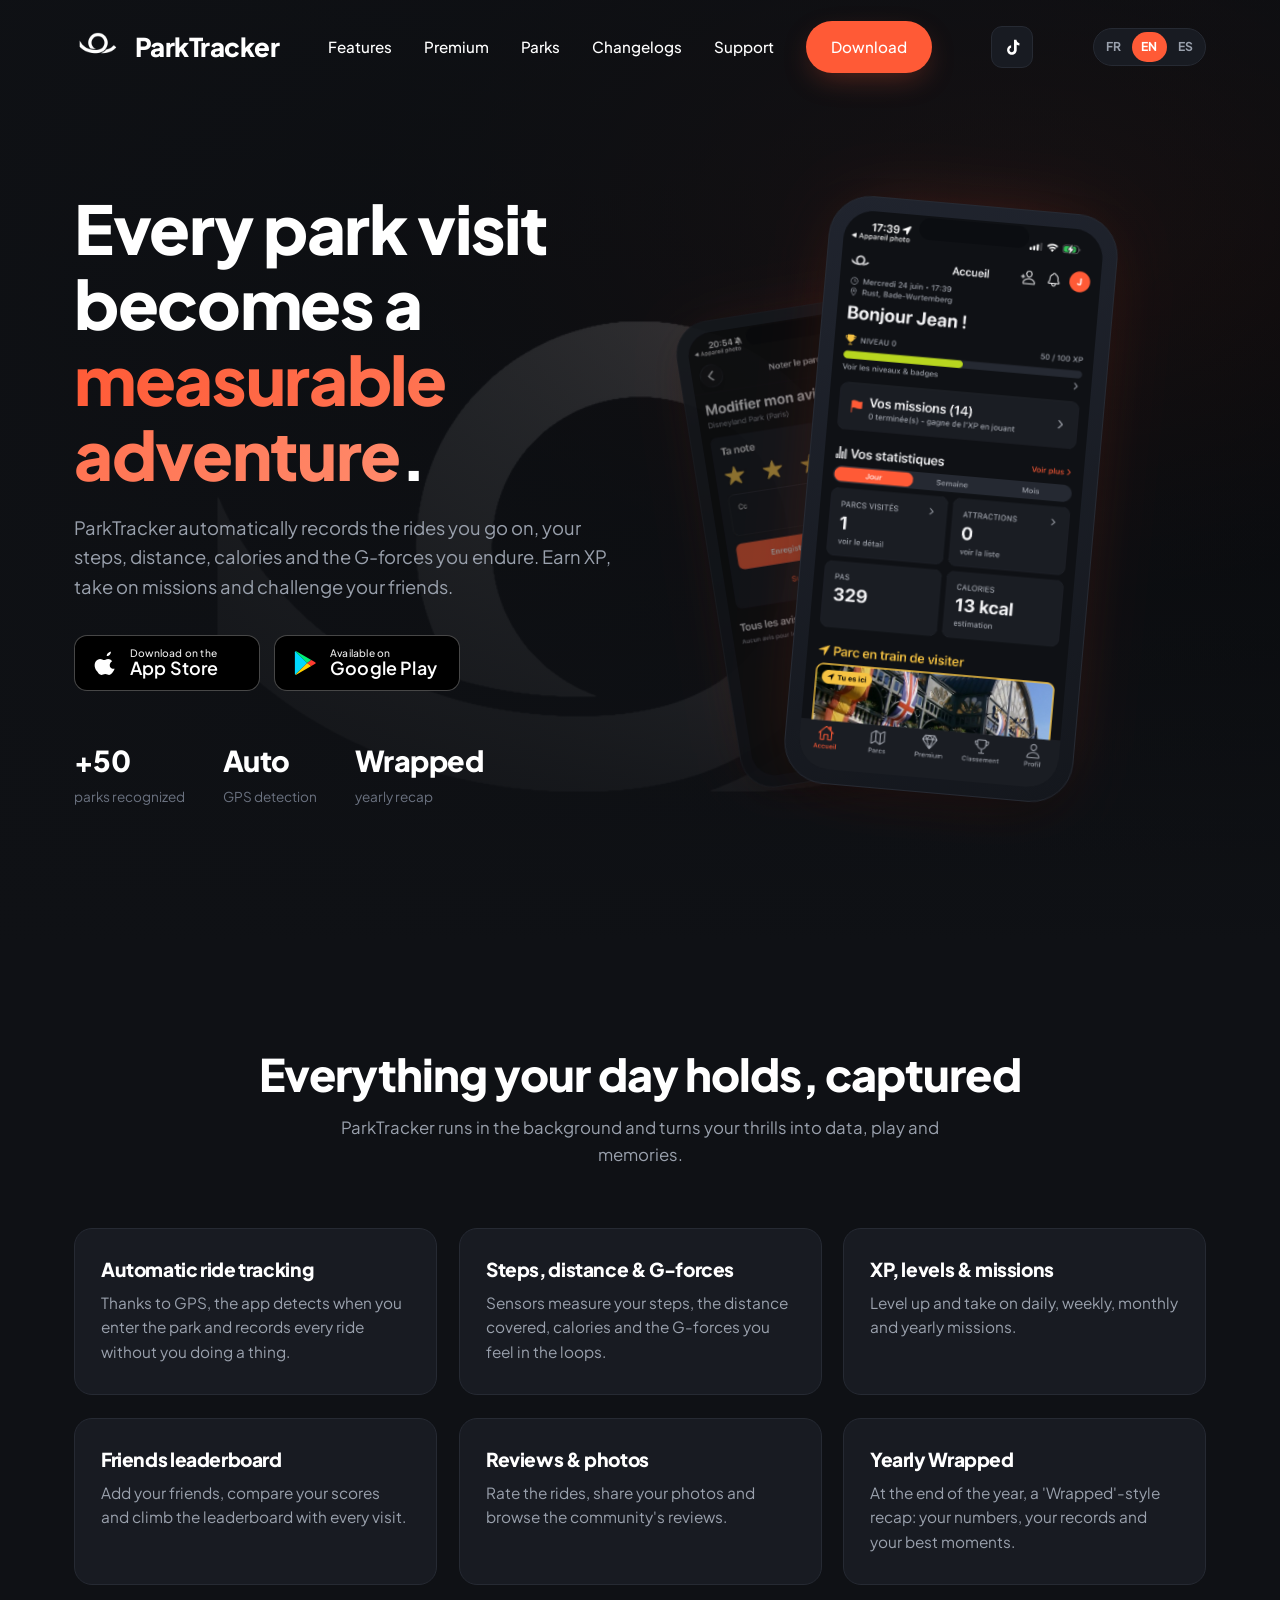
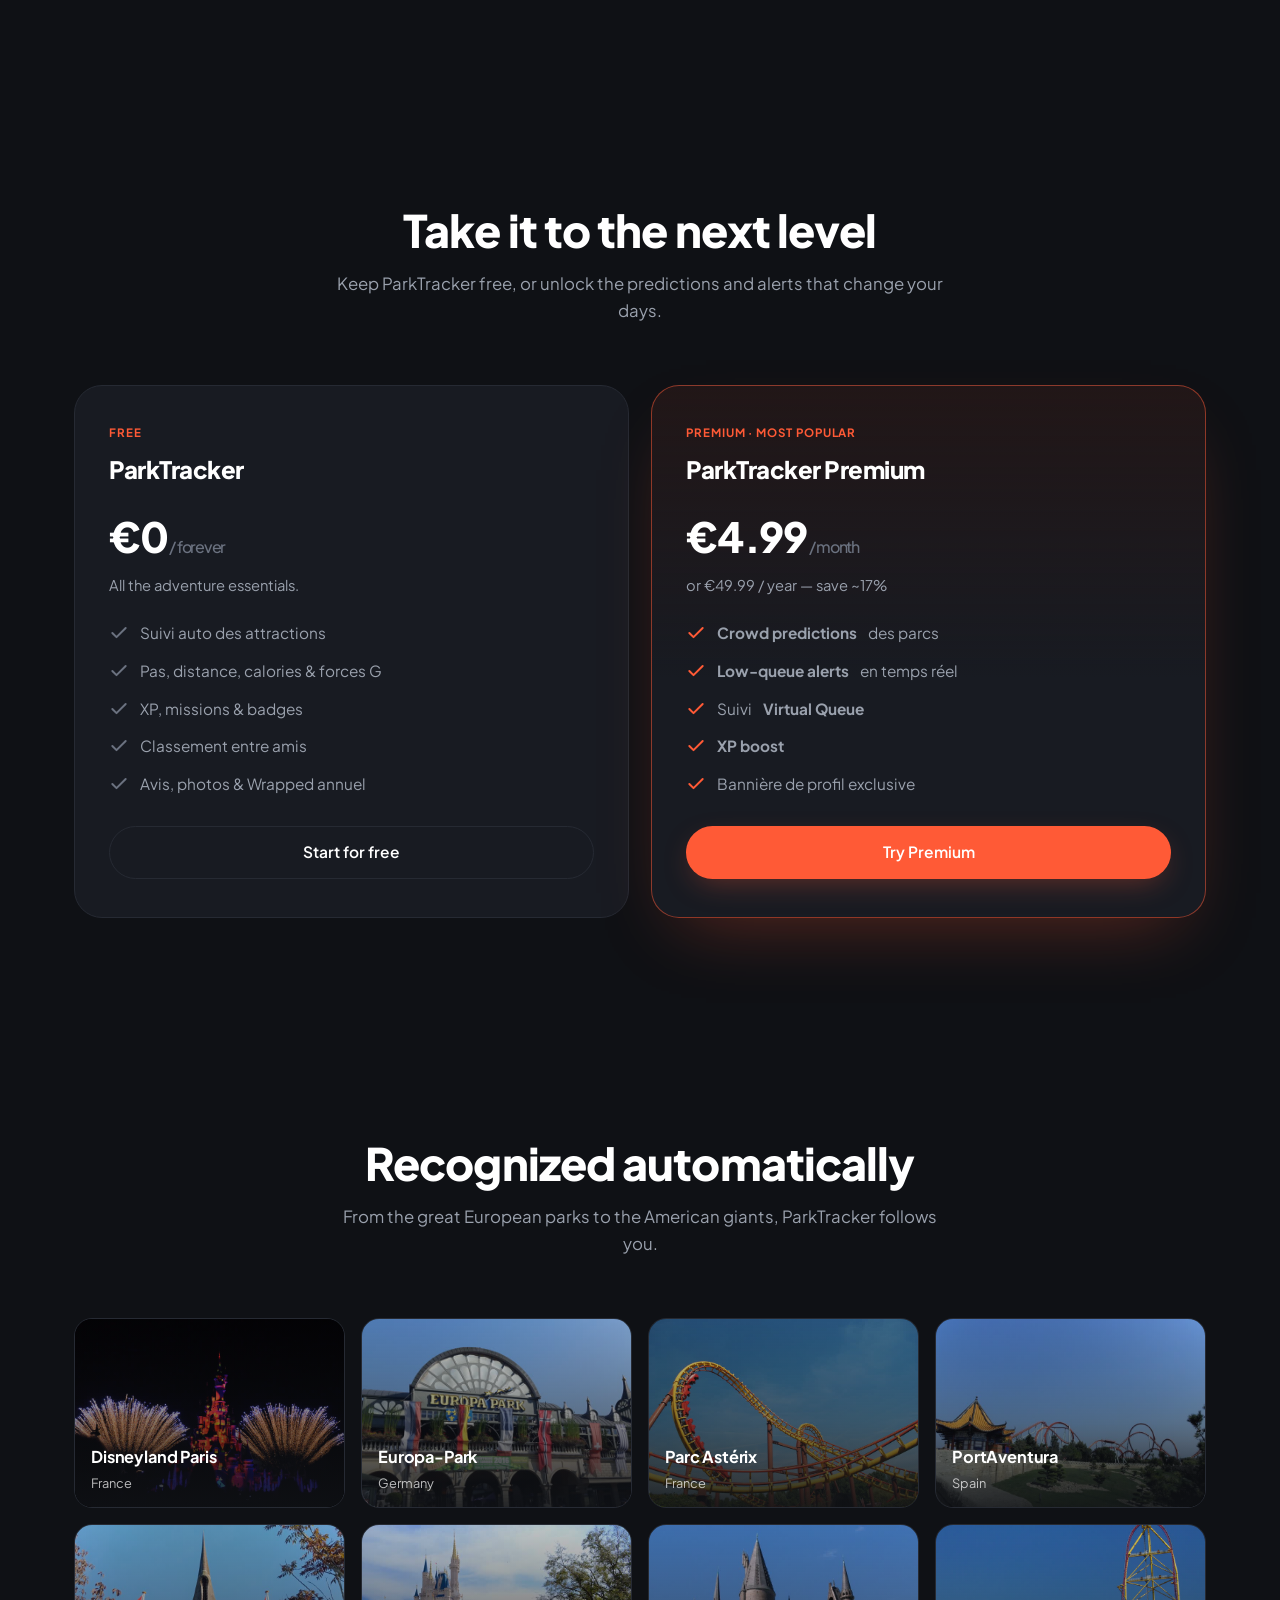
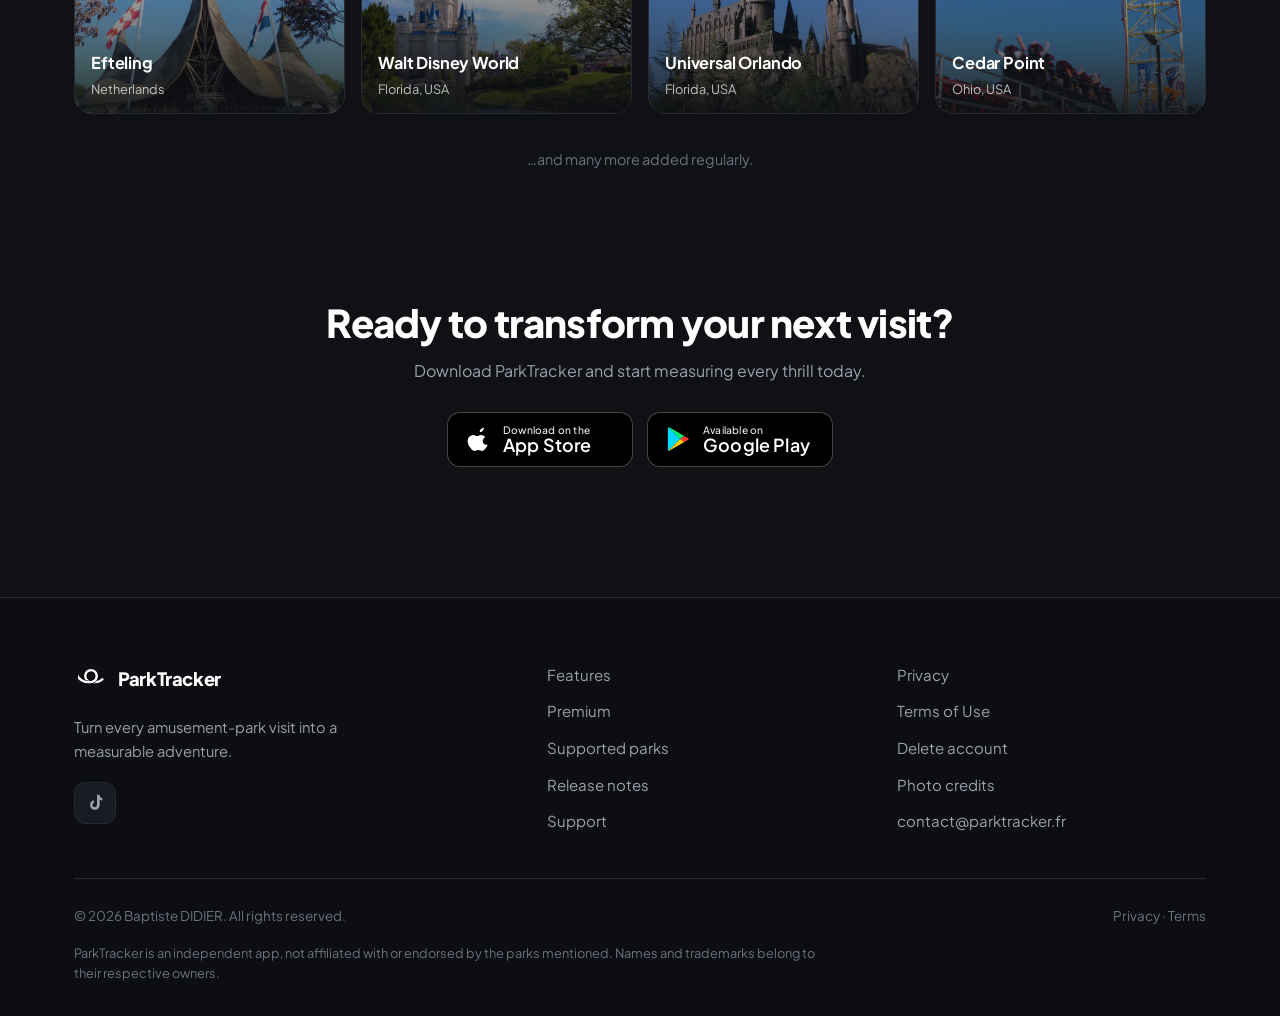
<file: index.html>
<!DOCTYPE html>

<html data-i18n-title="titlefe4fde3b" lang="fr">
<head>
<meta charset="utf-8"/>
<meta content="width=device-width, initial-scale=1.0" name="viewport"/>
<title>ParkTracker</title>
<meta content="ParkTracker enregistre automatiquement vos attractions, pas, distance, calories et forces G. XP, missions, classement entre amis, badges et récap annuel Wrapped." name="description"/>
<meta content="#0F1115" name="theme-color"/>
<link href="/assets/logo-dark-bg.png" rel="icon" type="image/png"/>
<link href="https://fonts.googleapis.com" rel="preconnect"/>
<link crossorigin="" href="https://fonts.gstatic.com" rel="preconnect"/>
<link href="https://fonts.googleapis.com/css2?family=Plus+Jakarta+Sans:wght@400;500;600;700;800&amp;display=swap" rel="stylesheet"/>
<link href="/css/style.css" rel="stylesheet"/>
<!-- Open Graph -->
<meta content="ParkTracker" property="og:title"/>
<meta content="Transformez chaque visite de parc d'attractions en aventure mesurable." property="og:description"/>
<meta content="website" property="og:type"/>
</head>
<body>
<!-- ===================== HEADER ===================== -->
<header class="site-header">
<div class="container nav">
<a aria-label="ParkTracker — accueil" class="brand" href="/">
<span class="logo">
<img alt="" height="34" src="/assets/logo-mark.png" width="34"/>
</span>
<span class="brand-name">Park<span class="accent">Tracker</span></span>
</a>
<nav>
<ul class="nav-links" id="navLinks">
<li><a data-i18n="t440c8e210d" href="/#features">Fonctionnalités</a></li>
<li><a data-i18n="t8d5e7e72f1" href="/#premium">Premium</a></li>
<li><a data-i18n="t3a85e3f46f" href="/#parks">Parcs</a></li>
<li><a data-i18n="nv_nav_link" href="/nouveautes">Changelogs</a></li>
<li><a data-i18n="t1741ec6ed6" href="/assistance">Assistance</a></li>
<li>
<a class="btn btn-primary nav-cta" data-i18n="t294cb28445" href="#download">Télécharger</a>
</li>
</ul>
</nav>
<a class="nav-social" href="https://www.tiktok.com/@parktracker.fr" target="_blank" rel="noopener" aria-label="ParkTracker sur TikTok"><svg viewBox="0 0 24 24" fill="currentColor" aria-hidden="true"><path d="M16.5 3c.3 2 1.5 3.6 3.4 3.9v2.8c-1.1 0-2.1-.3-3.1-.8v6c0 3-2.5 5.5-5.5 5.5S5.8 17.9 5.8 14.9c0-2.7 2-5 4.6-5.4v2.9c-1.1.3-1.9 1.3-1.9 2.5 0 1.4 1.2 2.6 2.6 2.6s2.6-1.2 2.6-2.6V3h2.8z"/></svg></a>
<div class="lang-switch" data-no-i18n><button type="button" data-lang="fr" aria-label="Français">FR</button><button type="button" data-lang="en" aria-label="English">EN</button><button type="button" data-lang="es" aria-label="Español">ES</button></div>
<button aria-controls="navLinks" aria-expanded="false" aria-label="Menu" class="nav-toggle" id="navToggle">
<span></span><span></span><span></span>
</button>
</div>
</header>
<main>
<noscript>
<div class="container" style="padding-top:110px;text-align:center;color:var(--text-muted);">
Ton code parrain se trouve dans le lien que tu as reçu (après « ?ref= »). Installe ParkTracker :
<a href="https://apps.apple.com/app/id6783854201">App Store</a> ·
<a href="https://play.google.com/store/apps/details?id=com.parktracker.app">Google Play</a>.
</div>
</noscript>
<!-- ===================== HERO ===================== -->
<section class="hero" id="download">
<!-- Vidéo de fond -->
<div aria-hidden="true" class="hero-media">
<video autoplay="" loop="" muted="" playsinline="" poster="/assets/logo-dark-bg.png" preload="auto">
<source src="/assets/hero.mp4" type="video/mp4"/>
</video>
</div>
<div class="container">
<div class="ref-banner" id="refBanner" hidden>
<p class="ref-eyebrow" data-i18n="ref_invited">Tu as été invité(e) sur ParkTracker 🎢</p>
<p class="ref-label" data-i18n="ref_label">Ton code parrain</p>
<div class="ref-code-row">
<span class="ref-code" id="refCode">------</span>
<button type="button" class="btn btn-primary ref-copy" id="refCopy" data-i18n="ref_copy">Copier</button>
</div>
<p class="ref-hint" data-i18n="ref_hint">Garde-le : il te sera demandé à la création de ton compte.</p>
<a class="btn btn-store ref-install" id="refInstall" href="https://apps.apple.com/app/id6783854201" target="_blank" rel="noopener" data-i18n="ref_install">Installer ParkTracker</a>
<div class="ref-stores">
<a class="store-badge ref-store-ios" href="https://apps.apple.com/app/id6783854201" target="_blank" rel="noopener" aria-label="Télécharger sur l'App Store">
<svg class="badge-ico" viewBox="0 0 24 24" fill="#fff" aria-hidden="true"><path d="M16.5 1.5c.1 1-.3 2-1 2.8-.7.8-1.8 1.4-2.8 1.3-.1-1 .4-2 1-2.7.7-.8 1.9-1.4 2.8-1.4zM20 17.2c-.5 1.2-.8 1.7-1.4 2.7-.9 1.4-2.1 3.1-3.7 3.1-1.4 0-1.7-.9-3.6-.9-1.8 0-2.2.9-3.6.9-1.5 0-2.7-1.5-3.6-2.9C1.2 17.4.9 13 2.5 10.7c1-1.5 2.6-2.4 4.1-2.4 1.5 0 2.5 1 3.7 1 1.2 0 1.9-1 3.7-1 1.3 0 2.7.7 3.7 2-3.3 1.8-2.7 6.4.3 6.9z"/></svg>
<span class="badge-txt"><small>Télécharger sur l'</small><strong>App Store</strong></span>
</a>
<a class="store-badge ref-store-android" href="https://play.google.com/store/apps/details?id=com.parktracker.app" target="_blank" rel="noopener" aria-label="Télécharger sur Google Play">
<svg class="badge-ico" viewBox="0 0 512 512" aria-hidden="true"><path d="M47 24 279 256 47 488c-6-4-10-12-10-22V46c0-10 4-18 10-22z" fill="#00D9FF"></path><path d="M47 24c4-2 10-2 16 2l298 170-82 60z" fill="#00F076"></path><path d="M279 256l82 60-298 170c-6 4-12 4-16 2z" fill="#FFCE00"></path><path d="M279 256l82-60 76 44c14 9 14 23 0 32l-76 44z" fill="#FF3B30"></path></svg>
<span class="badge-txt"><small>Disponible sur</small><strong>Google Play</strong></span>
</a>
</div>
</div>
</div>
<div class="container hero-grid">
<div class="hero-copy">
<h1 class="reveal" data-i18n="tdc4c93491c">
            Chaque visite de parc devient une
            <span class="grad">aventure mesurable</span>.
          </h1>
<p class="lead reveal" data-delay="2" data-i18n="t00d4e2c5d6">
            ParkTracker enregistre automatiquement les attractions que vous faites,
            vos pas, votre distance, vos calories et les forces G subies.
            Gagnez de l'XP, relevez des missions et défiez vos amis.
          </p>
<div class="store-badges reveal" data-delay="3">
<a aria-label="Télécharger dans l'App Store" class="store-badge" href="https://apps.apple.com/fr/app/parktracker/id6783854201" rel="noopener" target="_blank">
<svg aria-hidden="true" class="badge-ico" fill="#fff" viewBox="0 0 24 24">
<path d="M16.5 1.5c.1 1-.3 2-1 2.8-.7.8-1.8 1.4-2.8 1.3-.1-1 .4-2 1-2.7.7-.8 1.9-1.4 2.8-1.4zM20 17.2c-.5 1.2-.8 1.7-1.4 2.7-.9 1.4-2.1 3.1-3.7 3.1-1.4 0-1.7-.9-3.6-.9-1.8 0-2.2.9-3.6.9-1.5 0-2.7-1.5-3.6-2.9C1.2 17.4.9 13 2.5 10.7c1-1.5 2.6-2.4 4.1-2.4 1.5 0 2.5 1 3.7 1 1.2 0 1.9-1 3.7-1 1.3 0 2.7.7 3.7 2-3.3 1.8-2.7 6.4.3 6.9z"></path>
</svg>
<span class="badge-txt" data-i18n="t068f5eae2d">
<small>Télécharger dans l'</small>
<strong>App Store</strong>
</span>
</a>
<a aria-label="Télécharger sur Google Play" class="store-badge" href="https://play.google.com/store/apps/details?id=com.parktracker.app&amp;hl=fr" rel="noopener" target="_blank">
<svg aria-hidden="true" class="badge-ico" viewBox="0 0 512 512">
<path d="M47 24 279 256 47 488c-6-4-10-12-10-22V46c0-10 4-18 10-22z" fill="#00D9FF"></path>
<path d="M47 24c4-2 10-2 16 2l298 170-82 60z" fill="#00F076"></path>
<path d="M279 256l82 60-298 170c-6 4-12 4-16 2z" fill="#FFCE00"></path>
<path d="M279 256l82-60 76 44c14 9 14 23 0 32l-76 44z" fill="#FF3B30"></path>
</svg>
<span class="badge-txt" data-i18n="t5a64829464">
<small>Disponible sur</small>
<strong>Google Play</strong>
</span>
</a>
</div>
<div class="hero-stats reveal" data-delay="4">
<div class="stat" data-i18n="t65bad3c698"><strong>+50</strong><span>parcs reconnus</span></div>
<div class="stat" data-i18n="t8e562cdf17"><strong>Auto</strong><span>détection GPS</span></div>
<div class="stat" data-i18n="t9cf2d9833c"><strong>Wrapped</strong><span>récap annuel</span></div>
</div>
</div>
<div class="hero-visual reveal" data-delay="2">
<div class="device-stack" data-parallax="">
<div aria-hidden="true" class="phone phone-back">
<div class="phone-screen has-img">
<img alt="" src="/assets/accueil_image2.png"/>
</div>
</div>
<div class="phone phone-front">
<div class="phone-screen has-img">
<img alt="Écran d'accueil de l'application ParkTracker" src="/assets/accueil_image.png"/>
</div>
</div>
</div>
</div>
</div>
</section>
<!-- ===================== FONCTIONNALITÉS ===================== -->
<section class="section" id="features">
<div class="container">
<div class="section-head">
<h2 class="section-title reveal" data-i18n="tb6c349ad72">Tout ce que vit votre journée, capté</h2>
<p class="section-subtitle reveal" data-delay="2" data-i18n="tab4b78a422">
            ParkTracker tourne en arrière-plan et transforme vos sensations en données,
            en jeu et en souvenirs.
          </p>
</div>
<div class="features-grid">
<!-- Carte 1 -->
<article class="feature-card reveal">
<h3 data-i18n="t8016b2e7d0">Suivi auto des attractions</h3>
<p data-i18n="tde5d9e29cb">Grâce au GPS, l'app détecte votre entrée dans le parc et enregistre chaque attraction sans rien toucher.</p>
</article>
<!-- Carte 2 -->
<article class="feature-card reveal" data-delay="1">
<h3 data-i18n="td0c2eb8aed">Pas, distance &amp; forces G</h3>
<p data-i18n="t1422612716">Les capteurs mesurent vos pas, la distance parcourue, les calories et les forces G subies dans les loopings.</p>
</article>
<!-- Carte 3 -->
<article class="feature-card reveal" data-delay="2">
<h3 data-i18n="t360a6b150e">XP, niveaux &amp; missions</h3>
<p data-i18n="ta69a53f116">Montez de niveau et relevez des missions quotidiennes, hebdomadaires, mensuelles et annuelles.</p>
</article>
<!-- Carte 4 -->
<article class="feature-card reveal" data-delay="1">
<h3 data-i18n="te875836b91">Classement entre amis</h3>
<p data-i18n="ta6d99f258b">Ajoutez vos amis, comparez vos scores et grimpez dans le classement à chaque visite.</p>
</article>
<!-- Carte 5 -->
<article class="feature-card reveal" data-delay="2">
<h3 data-i18n="tbbc7ed1327">Avis &amp; photos</h3>
<p data-i18n="t23fcf9c6ef">Notez les attractions, partagez vos photos et retrouvez les avis de la communauté.</p>
</article>
<!-- Carte 6 -->
<article class="feature-card reveal" data-delay="3">
<h3 data-i18n="t970a1ed34a">Wrapped annuel</h3>
<p data-i18n="t1a3f96f711">En fin d'année, un récap façon « Wrapped » : vos chiffres, vos records et vos meilleurs moments.</p>
</article>
</div>
</div>
</section>
<!-- ===================== PREMIUM ===================== -->
<section class="section premium" id="premium">
<div class="container">
<div class="section-head">
<h2 class="section-title reveal" data-i18n="tf155893264">Passez au niveau supérieur</h2>
<p class="section-subtitle reveal" data-delay="2" data-i18n="t8664a99b08">
            Gardez ParkTracker gratuit, ou débloquez les prédictions et alertes
            qui changent vos journées.
          </p>
</div>
<div class="premium-grid">
<!-- Gratuit -->
<div class="plan basic reveal">
<span class="plan-tag" data-i18n="t1740c5dd83">Gratuit</span>
<h3 data-i18n="tfe4fde3baf">ParkTracker</h3>
<div class="price" data-i18n="tb3733338bd">0 €<span> / pour toujours</span></div>
<p class="price-alt" data-i18n="t2f18f6e0ee">Toutes les bases de l'aventure.</p>
<ul>
<li><svg fill="none" stroke-linecap="round" stroke-linejoin="round" stroke-width="2.4" viewBox="0 0 24 24"><path d="M20 6 9 17l-5-5"></path></svg> Suivi auto des attractions</li>
<li><svg fill="none" stroke-linecap="round" stroke-linejoin="round" stroke-width="2.4" viewBox="0 0 24 24"><path d="M20 6 9 17l-5-5"></path></svg> Pas, distance, calories &amp; forces G</li>
<li><svg fill="none" stroke-linecap="round" stroke-linejoin="round" stroke-width="2.4" viewBox="0 0 24 24"><path d="M20 6 9 17l-5-5"></path></svg> XP, missions &amp; badges</li>
<li><svg fill="none" stroke-linecap="round" stroke-linejoin="round" stroke-width="2.4" viewBox="0 0 24 24"><path d="M20 6 9 17l-5-5"></path></svg> Classement entre amis</li>
<li><svg fill="none" stroke-linecap="round" stroke-linejoin="round" stroke-width="2.4" viewBox="0 0 24 24"><path d="M20 6 9 17l-5-5"></path></svg> Avis, photos &amp; Wrapped annuel</li>
</ul>
<a class="btn btn-ghost" data-i18n="tdc34326e8e" href="#download">Commencer gratuitement</a>
</div>
<!-- Premium -->
<div class="plan featured reveal" data-delay="1">
<span class="plan-tag" data-i18n="t2d836cbc8c">Premium · le plus populaire</span>
<h3 data-i18n="t0a9b4a7d82">ParkTracker Premium</h3>
<div class="price" data-i18n="taa747264cc">4,99 €<span> / mois</span></div>
<p class="price-alt" data-i18n="tcb2bb2853d">ou 49,99 € / an — économisez ~17 %</p>
<ul>
<li><svg fill="none" stroke-linecap="round" stroke-linejoin="round" stroke-width="2.4" viewBox="0 0 24 24"><path d="M20 6 9 17l-5-5"></path></svg> <strong data-i18n="t7975760e12">Prédictions d'affluence</strong> des parcs</li>
<li><svg fill="none" stroke-linecap="round" stroke-linejoin="round" stroke-width="2.4" viewBox="0 0 24 24"><path d="M20 6 9 17l-5-5"></path></svg> <strong data-i18n="t1bfcf0a20f">Alertes files basses</strong> en temps réel</li>
<li><svg fill="none" stroke-linecap="round" stroke-linejoin="round" stroke-width="2.4" viewBox="0 0 24 24"><path d="M20 6 9 17l-5-5"></path></svg> Suivi <strong data-i18n="ta12390b88c">Virtual Queue</strong></li>
<li><svg fill="none" stroke-linecap="round" stroke-linejoin="round" stroke-width="2.4" viewBox="0 0 24 24"><path d="M20 6 9 17l-5-5"></path></svg> <strong data-i18n="t963dff9b28">Boost d'XP</strong></li>
<li><svg fill="none" stroke-linecap="round" stroke-linejoin="round" stroke-width="2.4" viewBox="0 0 24 24"><path d="M20 6 9 17l-5-5"></path></svg> Bannière de profil exclusive</li>
</ul>
<a class="btn btn-primary" data-i18n="te841d89eae" href="#download">Essayer Premium</a>
</div>
</div>
</div>
</section>
<!-- ===================== PARCS ===================== -->
<section class="section" id="parks">
<div class="container">
<div class="section-head">
<h2 class="section-title reveal" data-i18n="t4bc9405d7d">Reconnus automatiquement</h2>
<p class="section-subtitle reveal" data-delay="2" data-i18n="t9e01bedac4">
            Des grands parcs européens aux géants américains, ParkTracker vous suit.
          </p>
</div>
<div class="parks-grid">
<div class="park-card reveal"><img alt="Montagnes russes en parc d'attractions" class="park-img" loading="lazy" src="/assets/parks/park1.jpg"/><div class="park-overlay"></div><div class="park-label" data-i18n="tbe755347e2"><strong>Disneyland Paris</strong><small>France</small></div></div>
<div class="park-card reveal" data-delay="1"><img alt="Montagnes russes en parc d'attractions" class="park-img" loading="lazy" src="/assets/parks/park2.jpg"/><div class="park-overlay"></div><div class="park-label" data-i18n="t60312006b5"><strong>Europa-Park</strong><small>Allemagne</small></div></div>
<div class="park-card reveal" data-delay="2"><img alt="Montagnes russes en parc d'attractions" class="park-img" loading="lazy" src="/assets/parks/park3.jpg"/><div class="park-overlay"></div><div class="park-label" data-i18n="t478fc8aa9c"><strong>Parc Astérix</strong><small>France</small></div></div>
<div class="park-card reveal" data-delay="3"><img alt="Montagnes russes en parc d'attractions" class="park-img" loading="lazy" src="/assets/parks/park4.jpg"/><div class="park-overlay"></div><div class="park-label" data-i18n="t635d06627e"><strong>PortAventura</strong><small>Espagne</small></div></div>
<div class="park-card reveal"><img alt="Montagnes russes en parc d'attractions" class="park-img" loading="lazy" src="/assets/parks/park5.jpg"/><div class="park-overlay"></div><div class="park-label" data-i18n="t532f15dfee"><strong>Efteling</strong><small>Pays-Bas</small></div></div>
<div class="park-card reveal" data-delay="1"><img alt="Montagnes russes en parc d'attractions" class="park-img" loading="lazy" src="/assets/parks/park6.jpg"/><div class="park-overlay"></div><div class="park-label" data-i18n="tc5ad43050f"><strong>Walt Disney World</strong><small>Floride, USA</small></div></div>
<div class="park-card reveal" data-delay="2"><img alt="Montagnes russes en parc d'attractions" class="park-img" loading="lazy" src="/assets/parks/park7.jpg"/><div class="park-overlay"></div><div class="park-label" data-i18n="t397abd4f52"><strong>Universal Orlando</strong><small>Floride, USA</small></div></div>
<div class="park-card reveal" data-delay="3"><img alt="Montagnes russes en parc d'attractions" class="park-img" loading="lazy" src="/assets/parks/park8.jpg"/><div class="park-overlay"></div><div class="park-label" data-i18n="t61a9901ec3"><strong>Cedar Point</strong><small>Ohio, USA</small></div></div>
</div>
<p class="parks-note reveal" data-i18n="t3ce9f489a0">…et bien d'autres ajoutés régulièrement.</p>
</div>
</section>
<!-- ===================== CTA ===================== -->
<section class="section" style="padding-top:0;">
<div class="container">
<div class="cta-band reveal">
<h2 data-i18n="t24c4cd9151">Prêt à transformer votre prochaine visite ?</h2>
<p data-i18n="t0addc71f5e">Téléchargez ParkTracker et commencez à mesurer chaque sensation dès aujourd'hui.</p>
<div class="store-badges" style="justify-content:center;">
<a aria-label="Télécharger dans l'App Store" class="store-badge" href="https://apps.apple.com/fr/app/parktracker/id6783854201" rel="noopener" target="_blank">
<svg aria-hidden="true" class="badge-ico" fill="#fff" viewBox="0 0 24 24"><path d="M16.5 1.5c.1 1-.3 2-1 2.8-.7.8-1.8 1.4-2.8 1.3-.1-1 .4-2 1-2.7.7-.8 1.9-1.4 2.8-1.4zM20 17.2c-.5 1.2-.8 1.7-1.4 2.7-.9 1.4-2.1 3.1-3.7 3.1-1.4 0-1.7-.9-3.6-.9-1.8 0-2.2.9-3.6.9-1.5 0-2.7-1.5-3.6-2.9C1.2 17.4.9 13 2.5 10.7c1-1.5 2.6-2.4 4.1-2.4 1.5 0 2.5 1 3.7 1 1.2 0 1.9-1 3.7-1 1.3 0 2.7.7 3.7 2-3.3 1.8-2.7 6.4.3 6.9z"></path></svg>
<span class="badge-txt" data-i18n="t4484827b32"><small>Télécharger dans l'</small><strong>App Store</strong></span>
</a>
<a aria-label="Télécharger sur Google Play" class="store-badge" href="https://play.google.com/store/apps/details?id=com.parktracker.app&amp;hl=fr" rel="noopener" target="_blank">
<svg aria-hidden="true" class="badge-ico" viewBox="0 0 512 512"><path d="M47 24 279 256 47 488c-6-4-10-12-10-22V46c0-10 4-18 10-22z" fill="#00D9FF"></path><path d="M47 24c4-2 10-2 16 2l298 170-82 60z" fill="#00F076"></path><path d="M279 256l82 60-298 170c-6 4-12 4-16 2z" fill="#FFCE00"></path><path d="M279 256l82-60 76 44c14 9 14 23 0 32l-76 44z" fill="#FF3B30"></path></svg>
<span class="badge-txt" data-i18n="tf0bf47f7e5"><small>Disponible sur</small><strong>Google Play</strong></span>
</a>
</div>
</div>
</div>
</section>
</main>
<!-- ===================== FOOTER ===================== -->
<footer class="site-footer">
<div class="container">
<div class="footer-grid">
<div class="footer-brand">
<a class="brand" href="/">
<span class="logo"><img alt="" height="34" src="/assets/logo-mark.png" width="34"/></span>
<span class="brand-name">Park<span class="accent">Tracker</span></span>
</a>
<p data-i18n="t980abe0cd0">Transformez chaque visite de parc d'attractions en aventure mesurable.</p>
<div class="footer-social"><a href="https://www.tiktok.com/@parktracker.fr" target="_blank" rel="noopener" aria-label="ParkTracker sur TikTok"><svg viewBox="0 0 24 24" fill="currentColor" aria-hidden="true"><path d="M16.5 3c.3 2 1.5 3.6 3.4 3.9v2.8c-1.1 0-2.1-.3-3.1-.8v6c0 3-2.5 5.5-5.5 5.5S5.8 17.9 5.8 14.9c0-2.7 2-5 4.6-5.4v2.9c-1.1.3-1.9 1.3-1.9 2.5 0 1.4 1.2 2.6 2.6 2.6s2.6-1.2 2.6-2.6V3h2.8z"/></svg></a></div>
</div>
<div class="footer-col">
<ul>
<li><a data-i18n="t440c8e210d" href="/#features">Fonctionnalités</a></li>
<li><a data-i18n="t8d5e7e72f1" href="/#premium">Premium</a></li>
<li><a data-i18n="t613b7c2ceb" href="/#parks">Parcs supportés</a></li>
<li><a data-i18n="nv_footer_link" href="/nouveautes">Nouveautés</a></li>
<li><a data-i18n="t1741ec6ed6" href="/assistance">Assistance</a></li>
</ul>
</div>
<div class="footer-col">
<ul>
<li><a data-i18n="t3db25c9571" href="/confidentialite">Confidentialité</a></li>
<li><a data-i18n="ta80977a2fe" href="/cgu">Conditions d'utilisation</a></li>
<li><a data-i18n="sc_footer_link" href="/suppression-compte">Suppression de compte</a></li>
<li><a data-i18n="ta1d5f666de" href="/credits">Crédits photos</a></li>
<li><a data-i18n="t6dd42fd95f" href="mailto:contact@parktracker.fr">contact@parktracker.fr</a></li>
</ul>
</div>
</div>
<div class="footer-bottom" data-i18n="t23f81e96f9">
<small>© <span data-year="">2026</span> Baptiste DIDIER. Tous droits réservés.</small>
<small><a href="/confidentialite">Confidentialité</a> · <a href="/cgu">CGU</a></small>
</div>
<p class="disclaimer" data-i18n="tabfa0d664f">
        ParkTracker est une application indépendante, non affiliée et non approuvée
        par les parcs cités. Les noms et marques appartiennent à leurs propriétaires
        respectifs.
      </p>
</div>
</footer>
<script src="/js/main.js"></script>
<script src="/js/i18n.js"></script>
</body>
</html>
</file>
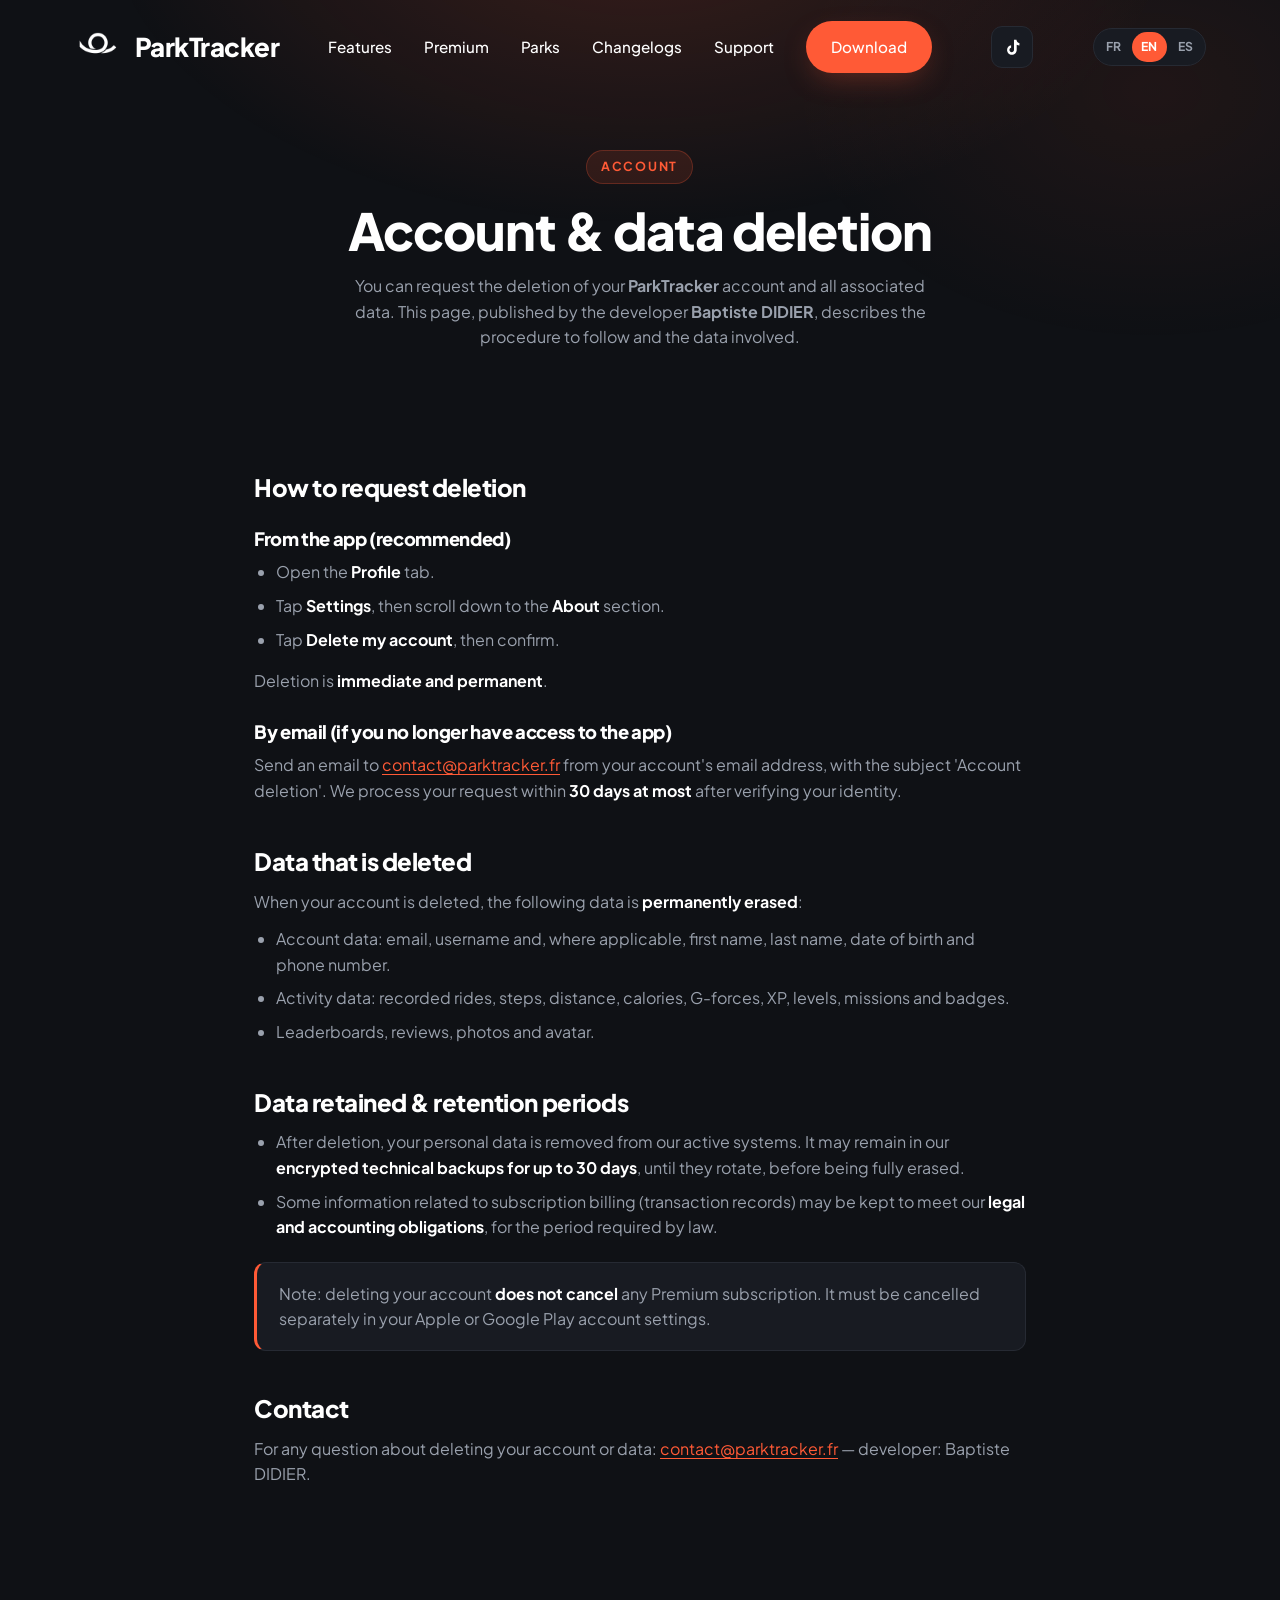
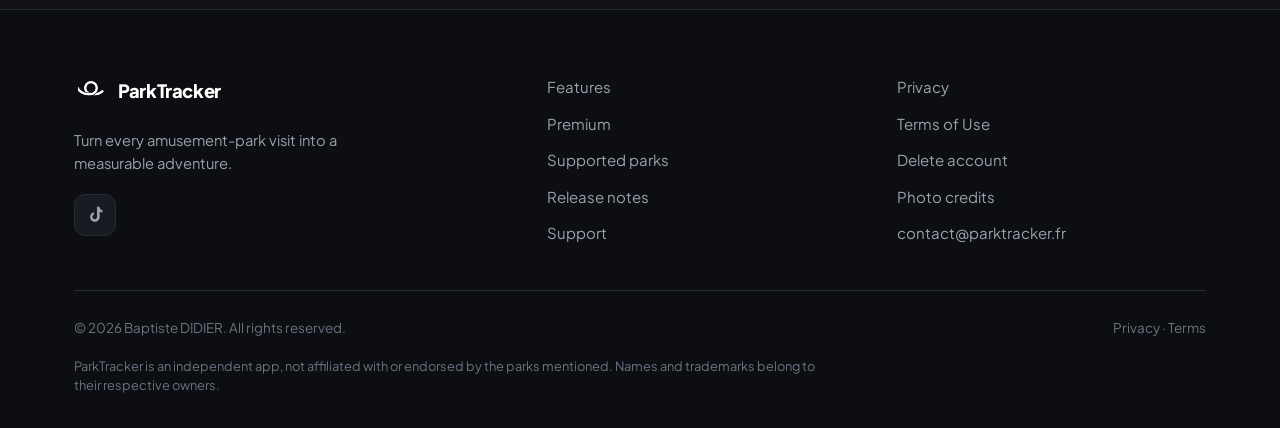
<file: suppression-compte/index.html>
<!DOCTYPE html>
<html data-i18n-title="sc_title" lang="fr">
<head>
<meta charset="utf-8"/>
<meta content="width=device-width, initial-scale=1.0" name="viewport"/>
<title>Suppression de compte — ParkTracker</title>
<meta content="Comment demander la suppression de votre compte ParkTracker et des données associées, et quelles données sont supprimées ou conservées." name="description"/>
<meta content="#0F1115" name="theme-color"/>
<link href="/assets/logo-dark-bg.png" rel="icon" type="image/png"/>
<link href="https://fonts.googleapis.com" rel="preconnect"/>
<link crossorigin="" href="https://fonts.gstatic.com" rel="preconnect"/>
<link href="https://fonts.googleapis.com/css2?family=Plus+Jakarta+Sans:wght@400;500;600;700;800&amp;display=swap" rel="stylesheet"/>
<link href="/css/style.css" rel="stylesheet"/>
<link href="https://parktracker.fr/suppression-compte" rel="canonical"/>
</head>
<body>
<header class="site-header">
<div class="container nav">
<a aria-label="ParkTracker — accueil" class="brand" href="/">
<span class="logo"><img alt="" height="34" src="/assets/logo-mark.png" width="34"/></span>
<span class="brand-name">Park<span class="accent">Tracker</span></span>
</a>
<nav>
<ul class="nav-links" id="navLinks">
<li><a data-i18n="t440c8e210d" href="/#features">Fonctionnalités</a></li>
<li><a data-i18n="t8d5e7e72f1" href="/#premium">Premium</a></li>
<li><a data-i18n="t3a85e3f46f" href="/#parks">Parcs</a></li>
<li><a data-i18n="nv_nav_link" href="/nouveautes">Changelogs</a></li>
<li><a data-i18n="t1741ec6ed6" href="/assistance">Assistance</a></li>
<li><a class="btn btn-primary nav-cta" data-i18n="t294cb28445" href="/#download">Télécharger</a></li>
</ul>
</nav>
<a class="nav-social" href="https://www.tiktok.com/@parktracker.fr" target="_blank" rel="noopener" aria-label="ParkTracker sur TikTok"><svg viewBox="0 0 24 24" fill="currentColor" aria-hidden="true"><path d="M16.5 3c.3 2 1.5 3.6 3.4 3.9v2.8c-1.1 0-2.1-.3-3.1-.8v6c0 3-2.5 5.5-5.5 5.5S5.8 17.9 5.8 14.9c0-2.7 2-5 4.6-5.4v2.9c-1.1.3-1.9 1.3-1.9 2.5 0 1.4 1.2 2.6 2.6 2.6s2.6-1.2 2.6-2.6V3h2.8z"/></svg></a>
<div class="lang-switch" data-no-i18n><button type="button" data-lang="fr" aria-label="Français">FR</button><button type="button" data-lang="en" aria-label="English">EN</button><button type="button" data-lang="es" aria-label="Español">ES</button></div>
<button aria-controls="navLinks" aria-expanded="false" aria-label="Menu" class="nav-toggle" id="navToggle">
<span></span><span></span><span></span>
</button>
</div>
</header>
<main>
<section class="page-hero">
<div class="container">
<span class="eyebrow reveal" data-i18n="sc_eyebrow">Compte</span>
<h1 class="reveal" data-delay="1" data-i18n="sc_h1">Suppression de compte et des données</h1>
<p class="reveal" data-delay="2" data-i18n="sc_lead">Vous pouvez demander la suppression de votre compte <strong>ParkTracker</strong> et de l'ensemble des données associées. Cette page, publiée par l'éditeur <strong>Baptiste DIDIER</strong>, décrit la procédure à suivre et les données concernées.</p>
</div>
</section>
<section class="content">
<div class="container content-narrow prose">
<div class="reveal">
<h2 data-i18n="sc_h2_how">Comment demander la suppression</h2>

<h3 data-i18n="sc_h3_inapp">Depuis l'application (recommandé)</h3>
<ul>
<li data-i18n="sc_inapp_1">Ouvrez l'onglet <strong>Profil</strong>.</li>
<li data-i18n="sc_inapp_2">Touchez <strong>Paramètres</strong>, puis descendez jusqu'à la section <strong>À propos</strong>.</li>
<li data-i18n="sc_inapp_3">Touchez <strong>Supprimer mon compte</strong>, puis confirmez.</li>
</ul>
<p data-i18n="sc_inapp_note">La suppression est <strong>immédiate et définitive</strong>.</p>

<h3 data-i18n="sc_h3_email">Par e-mail (si vous n'avez plus accès à l'application)</h3>
<p data-i18n="sc_email_p">Envoyez un e-mail à <a href="mailto:contact@parktracker.fr">contact@parktracker.fr</a> depuis l'adresse e-mail de votre compte, avec pour objet « Suppression de compte ». Nous traitons votre demande sous <strong>30 jours maximum</strong> après vérification de votre identité.</p>

<h2 data-i18n="sc_h2_deleted">Données supprimées</h2>
<p data-i18n="sc_deleted_intro">Lors de la suppression de votre compte, les données suivantes sont <strong>définitivement effacées</strong> :</p>
<ul>
<li data-i18n="sc_del_1">Données de compte : e-mail, pseudo et, le cas échéant, prénom, nom, date de naissance et numéro de téléphone.</li>
<li data-i18n="sc_del_2">Données d'activité : attractions enregistrées, pas, distance, calories, forces G, XP, niveaux, missions et badges.</li>
<li data-i18n="sc_del_3">Classements, avis, photos et avatar.</li>
</ul>

<h2 data-i18n="sc_h2_kept">Données conservées et durées</h2>
<ul>
<li data-i18n="sc_kept_1">Après la suppression, vos données personnelles sont retirées de nos systèmes actifs. Elles peuvent subsister dans nos <strong>sauvegardes techniques chiffrées jusqu'à 30 jours</strong>, le temps de leur rotation, avant effacement complet.</li>
<li data-i18n="sc_kept_2">Certaines informations liées à la facturation d'un abonnement (justificatifs de transaction) peuvent être conservées pour respecter nos <strong>obligations légales et comptables</strong>, pour la durée imposée par la loi.</li>
</ul>
<div class="callout">
<p data-i18n="sc_kept_3">Note : la suppression de votre compte <strong>n'annule pas</strong> un éventuel abonnement Premium. Celui-ci doit être résilié séparément dans les réglages de votre compte Apple ou Google Play.</p>
</div>

<h2 data-i18n="sc_h2_contact">Contact</h2>
<p data-i18n="sc_contact_p">Pour toute question sur la suppression de votre compte ou de vos données : <a href="mailto:contact@parktracker.fr">contact@parktracker.fr</a> — éditeur : Baptiste DIDIER.</p>
</div>
</div>
</section>
</main>
<footer class="site-footer">
<div class="container">
<div class="footer-grid">
<div class="footer-brand">
<a class="brand" href="/">
<span class="logo"><img alt="" height="34" src="/assets/logo-mark.png" width="34"/></span>
<span class="brand-name">Park<span class="accent">Tracker</span></span>
</a>
<p data-i18n="t980abe0cd0">Transformez chaque visite de parc d'attractions en aventure mesurable.</p>
<div class="footer-social"><a href="https://www.tiktok.com/@parktracker.fr" target="_blank" rel="noopener" aria-label="ParkTracker sur TikTok"><svg viewBox="0 0 24 24" fill="currentColor" aria-hidden="true"><path d="M16.5 3c.3 2 1.5 3.6 3.4 3.9v2.8c-1.1 0-2.1-.3-3.1-.8v6c0 3-2.5 5.5-5.5 5.5S5.8 17.9 5.8 14.9c0-2.7 2-5 4.6-5.4v2.9c-1.1.3-1.9 1.3-1.9 2.5 0 1.4 1.2 2.6 2.6 2.6s2.6-1.2 2.6-2.6V3h2.8z"/></svg></a></div>
</div>
<div class="footer-col">
<ul>
<li><a data-i18n="t440c8e210d" href="/#features">Fonctionnalités</a></li>
<li><a data-i18n="t8d5e7e72f1" href="/#premium">Premium</a></li>
<li><a data-i18n="t613b7c2ceb" href="/#parks">Parcs supportés</a></li>
<li><a data-i18n="nv_footer_link" href="/nouveautes">Nouveautés</a></li>
<li><a data-i18n="t1741ec6ed6" href="/assistance">Assistance</a></li>
</ul>
</div>
<div class="footer-col">
<ul>
<li><a data-i18n="t3db25c9571" href="/confidentialite">Confidentialité</a></li>
<li><a data-i18n="ta80977a2fe" href="/cgu">Conditions d'utilisation</a></li>
<li><a data-i18n="sc_footer_link" href="/suppression-compte">Suppression de compte</a></li>
<li><a data-i18n="ta1d5f666de" href="/credits">Crédits photos</a></li>
<li><a data-i18n="t6dd42fd95f" href="mailto:contact@parktracker.fr">contact@parktracker.fr</a></li>
</ul>
</div>
</div>
<div class="footer-bottom" data-i18n="t23f81e96f9">
<small>© <span data-year="">2026</span> Baptiste DIDIER. Tous droits réservés.</small>
<small><a href="/confidentialite">Confidentialité</a> · <a href="/cgu">CGU</a></small>
</div>
<p class="disclaimer" data-i18n="tabfa0d664f">
        ParkTracker est une application indépendante, non affiliée et non approuvée
        par les parcs cités. Les noms et marques appartiennent à leurs propriétaires
        respectifs.
      </p>
</div>
</footer>
<script src="/js/main.js"></script>
<script src="/js/i18n.js"></script>
</body>
</html>
</file>
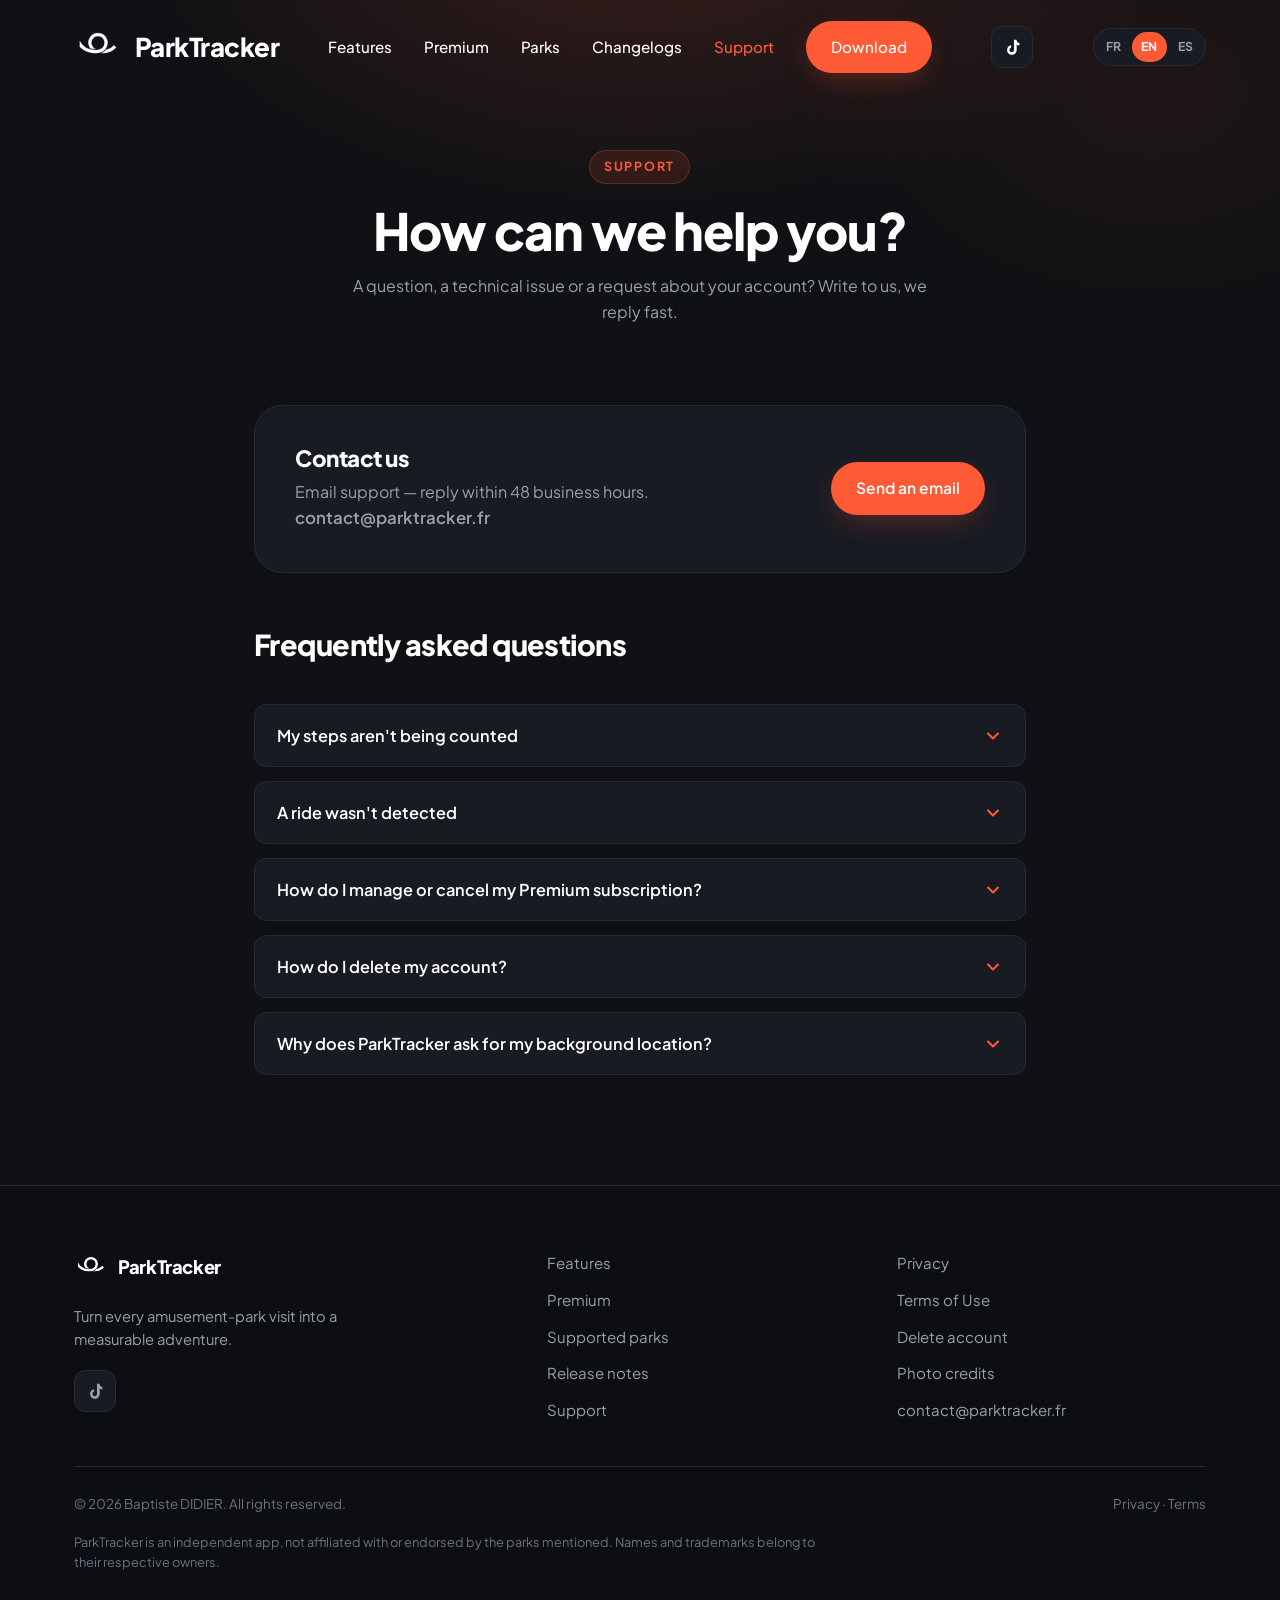
<file: assistance.html>
<!DOCTYPE html>

<html data-i18n-title="title5de6d46f" lang="fr">
<head>
<meta charset="utf-8"/>
<meta content="width=device-width, initial-scale=1.0" name="viewport"/>
<title>Assistance — ParkTracker</title>
<meta content="Besoin d'aide avec ParkTracker ? Contactez-nous et consultez la FAQ : pas non comptés, attraction non détectée, gérer l'abonnement, supprimer son compte." name="description"/>
<meta content="#0F1115" name="theme-color"/>
<link href="/assets/logo-dark-bg.png" rel="icon" type="image/png"/>
<link href="https://fonts.googleapis.com" rel="preconnect"/>
<link crossorigin="" href="https://fonts.gstatic.com" rel="preconnect"/>
<link href="https://fonts.googleapis.com/css2?family=Plus+Jakarta+Sans:wght@400;500;600;700;800&amp;display=swap" rel="stylesheet"/>
<link href="/css/style.css" rel="stylesheet"/>
</head>
<body>
<header class="site-header">
<div class="container nav">
<a aria-label="ParkTracker — accueil" class="brand" href="/">
<span class="logo"><img alt="" height="34" src="/assets/logo-mark.png" width="34"/></span>
<span class="brand-name">Park<span class="accent">Tracker</span></span>
</a>
<nav>
<ul class="nav-links" id="navLinks">
<li><a data-i18n="t440c8e210d" href="/#features">Fonctionnalités</a></li>
<li><a data-i18n="t8d5e7e72f1" href="/#premium">Premium</a></li>
<li><a data-i18n="t3a85e3f46f" href="/#parks">Parcs</a></li>
<li><a data-i18n="nv_nav_link" href="/nouveautes">Changelogs</a></li>
<li><a class="active" data-i18n="t1741ec6ed6" href="/assistance">Assistance</a></li>
<li><a class="btn btn-primary nav-cta" data-i18n="t294cb28445" href="/#download">Télécharger</a></li>
</ul>
</nav>
<a class="nav-social" href="https://www.tiktok.com/@parktracker.fr" target="_blank" rel="noopener" aria-label="ParkTracker sur TikTok"><svg viewBox="0 0 24 24" fill="currentColor" aria-hidden="true"><path d="M16.5 3c.3 2 1.5 3.6 3.4 3.9v2.8c-1.1 0-2.1-.3-3.1-.8v6c0 3-2.5 5.5-5.5 5.5S5.8 17.9 5.8 14.9c0-2.7 2-5 4.6-5.4v2.9c-1.1.3-1.9 1.3-1.9 2.5 0 1.4 1.2 2.6 2.6 2.6s2.6-1.2 2.6-2.6V3h2.8z"/></svg></a>
<div class="lang-switch" data-no-i18n><button type="button" data-lang="fr" aria-label="Français">FR</button><button type="button" data-lang="en" aria-label="English">EN</button><button type="button" data-lang="es" aria-label="Español">ES</button></div>
<button aria-controls="navLinks" aria-expanded="false" aria-label="Menu" class="nav-toggle" id="navToggle">
<span></span><span></span><span></span>
</button>
</div>
</header>
<main>
<section class="page-hero">
<div class="container">
<span class="eyebrow reveal" data-i18n="t1741ec6ed6">Assistance</span>
<h1 class="reveal" data-delay="1" data-i18n="td96ea05bb5">Comment pouvons-nous vous aider ?</h1>
<p class="reveal" data-delay="2" data-i18n="td44b28690f">
          Une question, un souci technique ou une demande sur votre compte ?
          Écrivez-nous, on répond vite.
        </p>
</div>
</section>
<section class="content">
<div class="container content-narrow">
<!-- Contact -->
<div class="contact-card reveal">
<div class="ct-info">
<h3 data-i18n="tc552303ac5">Nous contacter</h3>
<p data-i18n="tc6ab3400f2">Support par e-mail — réponse sous 48 h ouvrées.</p>
<p class="mail" data-i18n="t6dd42fd95f">contact@parktracker.fr</p>
</div>
<a class="btn btn-primary" data-i18n="t54ca85c9c0" href="mailto:contact@parktracker.fr">Envoyer un e-mail</a>
</div>
<!-- FAQ -->
<div class="section-head" style="text-align:left;align-items:flex-start;margin-bottom:28px;">
<h2 class="section-title reveal" data-i18n="t5b6a9abe3c" style="font-size:1.8rem;">Questions fréquentes</h2>
</div>
<div class="faq reveal" data-delay="1">
<div class="faq-item">
<button aria-expanded="false" class="faq-q"><span data-i18n="te4c73f041e">Mes pas ne sont pas comptés</span><svg class="chev" fill="none" stroke-linecap="round" stroke-linejoin="round" stroke-width="2.4" viewBox="0 0 24 24"><path d="m6 9 6 6 6-6"></path></svg>
</button>
<div class="faq-a">
<div class="faq-a-inner">
<p data-i18n="t0a566c01a8">ParkTracker a besoin de l'accès aux données de mouvement pour compter vos pas et votre distance.</p>
<p data-i18n="tcbf7d02fbf">Activez l'autorisation <strong>« Motion &amp; Fitness »</strong> (Mouvement et forme) :</p>
<ol>
<li data-i18n="tc4fe31eb10">Ouvrez les <strong>Réglages</strong> de votre iPhone.</li>
<li data-i18n="t0a051c9da0">Faites défiler jusqu'à <strong>ParkTracker</strong>.</li>
<li data-i18n="t3d94406a4d">Activez <strong>Mouvement et forme</strong>.</li>
</ol>
</div>
</div>
</div>
<div class="faq-item">
<button aria-expanded="false" class="faq-q"><span data-i18n="t758894856e">Une attraction n'a pas été détectée</span><svg class="chev" fill="none" stroke-linecap="round" stroke-linejoin="round" stroke-width="2.4" viewBox="0 0 24 24"><path d="m6 9 6 6 6-6"></path></svg>
</button>
<div class="faq-a">
<div class="faq-a-inner">
<p data-i18n="tf383b94cca">La détection automatique des attractions repose sur la localisation. Pour qu'elle fonctionne, même téléphone en poche :</p>
<ol>
<li data-i18n="tc6d94f8b54">Ouvrez les <strong>Réglages</strong> &gt; <strong>ParkTracker</strong> &gt; <strong>Localisation</strong>.</li>
<li data-i18n="t07d7c25248">Choisissez <strong>« Toujours »</strong> pour autoriser la localisation en arrière-plan.</li>
<li data-i18n="t9cc68635fc">Activez aussi la <strong>Localisation précise</strong>.</li>
</ol>
<p data-i18n="te8c6cf0f5e">Sans localisation en arrière-plan, certaines attractions peuvent ne pas être enregistrées.</p>
</div>
</div>
</div>
<div class="faq-item">
<button aria-expanded="false" class="faq-q"><span data-i18n="t8982053e05">Comment gérer ou résilier mon abonnement Premium ?</span><svg class="chev" fill="none" stroke-linecap="round" stroke-linejoin="round" stroke-width="2.4" viewBox="0 0 24 24"><path d="m6 9 6 6 6-6"></path></svg>
</button>
<div class="faq-a">
<div class="faq-a-inner">
<p data-i18n="t9b9f89820c">Votre abonnement est géré par Apple, dans les réglages de votre compte :</p>
<ol>
<li data-i18n="tc4fe31eb10">Ouvrez les <strong>Réglages</strong> de votre iPhone.</li>
<li data-i18n="tcd690fb601">Touchez votre <strong>nom</strong> en haut, puis <strong>Abonnements</strong>.</li>
<li data-i18n="td9b975351c">Sélectionnez <strong>ParkTracker</strong> pour changer de formule ou résilier.</li>
</ol>
<p data-i18n="t13357d42c8">La résiliation doit intervenir au moins 24 h avant la fin de la période en cours pour éviter le renouvellement.</p>
</div>
</div>
</div>
<div class="faq-item">
<button aria-expanded="false" class="faq-q"><span data-i18n="ta13cfda6d1">Comment supprimer mon compte ?</span><svg class="chev" fill="none" stroke-linecap="round" stroke-linejoin="round" stroke-width="2.4" viewBox="0 0 24 24"><path d="m6 9 6 6 6-6"></path></svg>
</button>
<div class="faq-a">
<div class="faq-a-inner">
<p data-i18n="t80a98221fc">Vous pouvez supprimer votre compte et vos données directement depuis l'application :</p>
<ol>
<li data-i18n="tbdc01fb112">Ouvrez l'onglet <strong>Profil</strong>.</li>
<li data-i18n="t02a2086a40">Allez dans <strong>À propos</strong>.</li>
<li data-i18n="tb7f28ab0ad">Touchez <strong>Supprimer mon compte</strong> et confirmez.</li>
</ol>
<p data-i18n="t8cf8edcf64">Cette action est définitive : vos données sont effacées et ne peuvent pas être récupérées.</p>
</div>
</div>
</div>
<div class="faq-item">
<button aria-expanded="false" class="faq-q"><span data-i18n="t0948bce74a">Pourquoi ParkTracker demande ma localisation en arrière-plan ?</span><svg class="chev" fill="none" stroke-linecap="round" stroke-linejoin="round" stroke-width="2.4" viewBox="0 0 24 24"><path d="m6 9 6 6 6-6"></path></svg>
</button>
<div class="faq-a">
<div class="faq-a-inner">
<p data-i18n="tae6d588c75">La localisation en arrière-plan permet de détecter automatiquement votre entrée dans un parc et les attractions que vous faites, sans avoir à ouvrir l'app. Vos données ne sont jamais revendues. Pour en savoir plus, consultez notre <a href="/confidentialite">politique de confidentialité</a>.</p>
</div>
</div>
</div>
</div>
</div>
</section>
</main>
<footer class="site-footer">
<div class="container">
<div class="footer-grid">
<div class="footer-brand">
<a class="brand" href="/">
<span class="logo"><img alt="" height="34" src="/assets/logo-mark.png" width="34"/></span>
<span class="brand-name">Park<span class="accent">Tracker</span></span>
</a>
<p data-i18n="t980abe0cd0">Transformez chaque visite de parc d'attractions en aventure mesurable.</p>
<div class="footer-social"><a href="https://www.tiktok.com/@parktracker.fr" target="_blank" rel="noopener" aria-label="ParkTracker sur TikTok"><svg viewBox="0 0 24 24" fill="currentColor" aria-hidden="true"><path d="M16.5 3c.3 2 1.5 3.6 3.4 3.9v2.8c-1.1 0-2.1-.3-3.1-.8v6c0 3-2.5 5.5-5.5 5.5S5.8 17.9 5.8 14.9c0-2.7 2-5 4.6-5.4v2.9c-1.1.3-1.9 1.3-1.9 2.5 0 1.4 1.2 2.6 2.6 2.6s2.6-1.2 2.6-2.6V3h2.8z"/></svg></a></div>
</div>
<div class="footer-col">
<ul>
<li><a data-i18n="t440c8e210d" href="/#features">Fonctionnalités</a></li>
<li><a data-i18n="t8d5e7e72f1" href="/#premium">Premium</a></li>
<li><a data-i18n="t613b7c2ceb" href="/#parks">Parcs supportés</a></li>
<li><a data-i18n="nv_footer_link" href="/nouveautes">Nouveautés</a></li>
<li><a data-i18n="t1741ec6ed6" href="/assistance">Assistance</a></li>
</ul>
</div>
<div class="footer-col">
<ul>
<li><a data-i18n="t3db25c9571" href="/confidentialite">Confidentialité</a></li>
<li><a data-i18n="ta80977a2fe" href="/cgu">Conditions d'utilisation</a></li>
<li><a data-i18n="sc_footer_link" href="/suppression-compte">Suppression de compte</a></li>
<li><a data-i18n="ta1d5f666de" href="/credits">Crédits photos</a></li>
<li><a data-i18n="t6dd42fd95f" href="mailto:contact@parktracker.fr">contact@parktracker.fr</a></li>
</ul>
</div>
</div>
<div class="footer-bottom" data-i18n="t23f81e96f9">
<small>© <span data-year="">2026</span> Baptiste DIDIER. Tous droits réservés.</small>
<small><a href="/confidentialite">Confidentialité</a> · <a href="/cgu">CGU</a></small>
</div>
<p class="disclaimer" data-i18n="tabfa0d664f">
        ParkTracker est une application indépendante, non affiliée et non approuvée
        par les parcs cités. Les noms et marques appartiennent à leurs propriétaires
        respectifs.
      </p>
</div>
</footer>
<script src="/js/main.js"></script>
<script src="/js/i18n.js"></script>
</body>
</html>
</file>
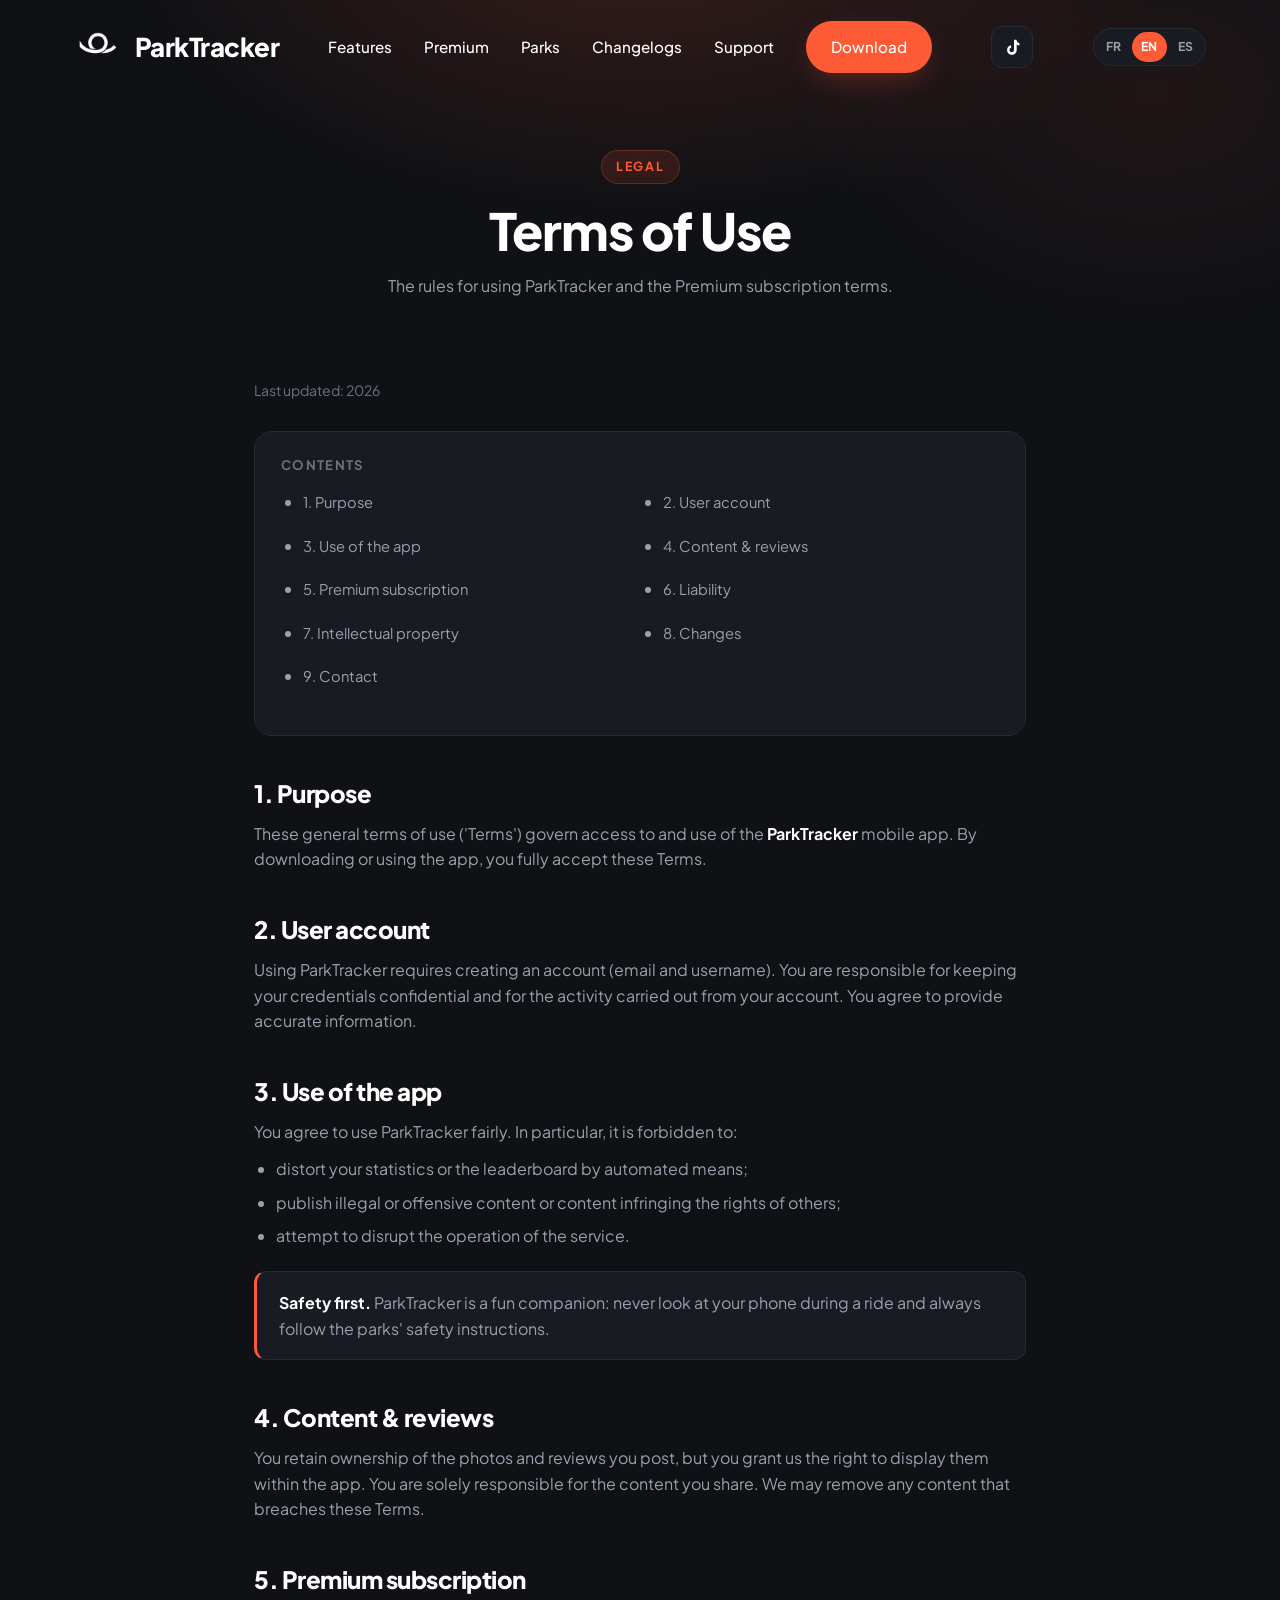
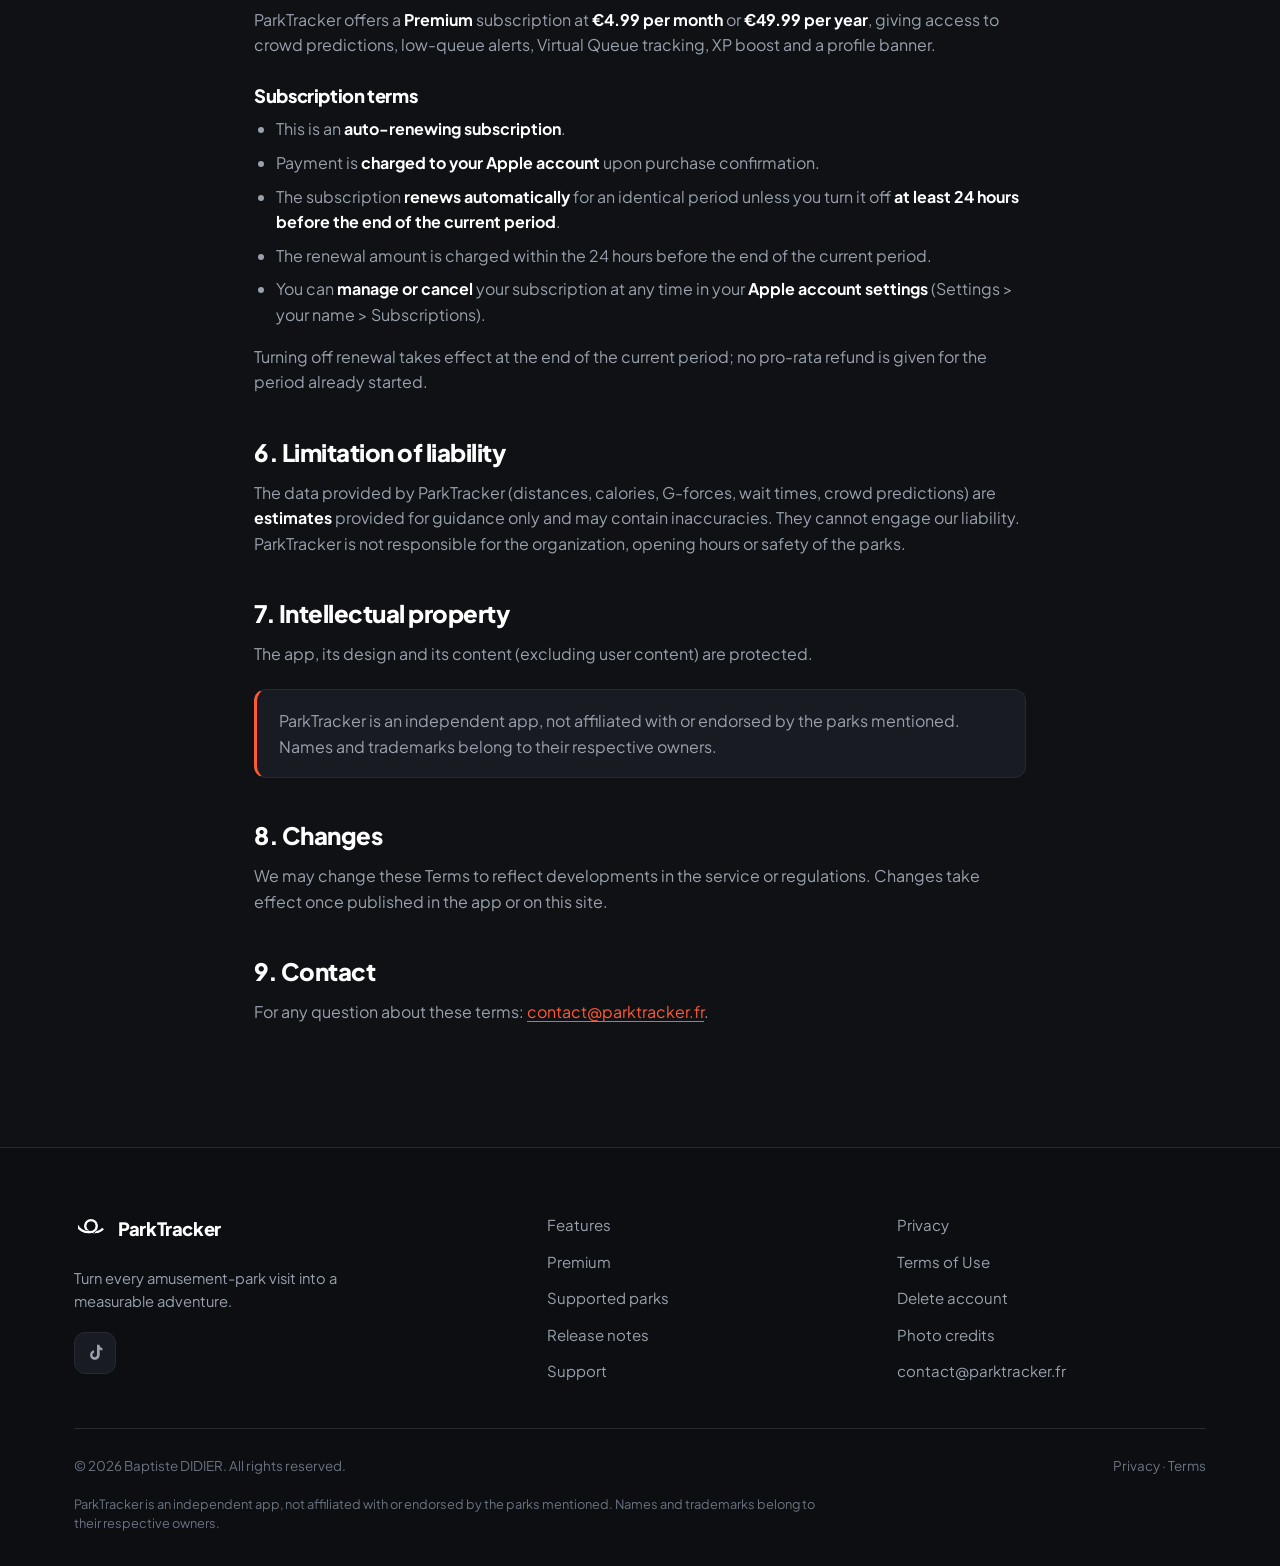
<file: cgu.html>
<!DOCTYPE html>

<html data-i18n-title="titledb7c534b" lang="fr">
<head>
<meta charset="utf-8"/>
<meta content="width=device-width, initial-scale=1.0" name="viewport"/>
<title>Conditions d'utilisation — ParkTracker</title>
<meta content="Conditions générales d'utilisation de ParkTracker, y compris les conditions de l'abonnement Premium auto-renouvelable." name="description"/>
<meta content="#0F1115" name="theme-color"/>
<link href="/assets/logo-dark-bg.png" rel="icon" type="image/png"/>
<link href="https://fonts.googleapis.com" rel="preconnect"/>
<link crossorigin="" href="https://fonts.gstatic.com" rel="preconnect"/>
<link href="https://fonts.googleapis.com/css2?family=Plus+Jakarta+Sans:wght@400;500;600;700;800&amp;display=swap" rel="stylesheet"/>
<link href="/css/style.css" rel="stylesheet"/>
</head>
<body>
<header class="site-header">
<div class="container nav">
<a aria-label="ParkTracker — accueil" class="brand" href="/">
<span class="logo"><img alt="" height="34" src="/assets/logo-mark.png" width="34"/></span>
<span class="brand-name">Park<span class="accent">Tracker</span></span>
</a>
<nav>
<ul class="nav-links" id="navLinks">
<li><a data-i18n="t440c8e210d" href="/#features">Fonctionnalités</a></li>
<li><a data-i18n="t8d5e7e72f1" href="/#premium">Premium</a></li>
<li><a data-i18n="t3a85e3f46f" href="/#parks">Parcs</a></li>
<li><a data-i18n="nv_nav_link" href="/nouveautes">Changelogs</a></li>
<li><a data-i18n="t1741ec6ed6" href="/assistance">Assistance</a></li>
<li><a class="btn btn-primary nav-cta" data-i18n="t294cb28445" href="/#download">Télécharger</a></li>
</ul>
</nav>
<a class="nav-social" href="https://www.tiktok.com/@parktracker.fr" target="_blank" rel="noopener" aria-label="ParkTracker sur TikTok"><svg viewBox="0 0 24 24" fill="currentColor" aria-hidden="true"><path d="M16.5 3c.3 2 1.5 3.6 3.4 3.9v2.8c-1.1 0-2.1-.3-3.1-.8v6c0 3-2.5 5.5-5.5 5.5S5.8 17.9 5.8 14.9c0-2.7 2-5 4.6-5.4v2.9c-1.1.3-1.9 1.3-1.9 2.5 0 1.4 1.2 2.6 2.6 2.6s2.6-1.2 2.6-2.6V3h2.8z"/></svg></a>
<div class="lang-switch" data-no-i18n><button type="button" data-lang="fr" aria-label="Français">FR</button><button type="button" data-lang="en" aria-label="English">EN</button><button type="button" data-lang="es" aria-label="Español">ES</button></div>
<button aria-controls="navLinks" aria-expanded="false" aria-label="Menu" class="nav-toggle" id="navToggle">
<span></span><span></span><span></span>
</button>
</div>
</header>
<main>
<section class="page-hero">
<div class="container">
<span class="eyebrow reveal" data-i18n="t2aaa1ab5fd">Légal</span>
<h1 class="reveal" data-delay="1" data-i18n="ta80977a2fe">Conditions d'utilisation</h1>
<p class="reveal" data-delay="2" data-i18n="t822637a6da">
          Les règles d'usage de ParkTracker et les conditions de l'abonnement Premium.
        </p>
</div>
</section>
<section class="content">
<div class="container content-narrow prose">
<p class="updated reveal" data-i18n="t8ec3d011da">Dernière mise à jour : <span data-year="">2026</span></p>
<nav class="toc reveal">
<h4 data-i18n="t37b7175700">Sommaire</h4>
<ul>
<li><a data-i18n="t9a04619597" href="#objet">1. Objet</a></li>
<li><a data-i18n="t774207c448" href="#compte">2. Compte utilisateur</a></li>
<li><a data-i18n="t9576aa78a0" href="#usage">3. Usage de l'application</a></li>
<li><a data-i18n="ta856777a29" href="#contenus">4. Contenus &amp; avis</a></li>
<li><a data-i18n="tf25625499c" href="#abonnement">5. Abonnement Premium</a></li>
<li><a data-i18n="t87dae9ef98" href="#responsabilite">6. Responsabilité</a></li>
<li><a data-i18n="tb0ae08187a" href="#propriete">7. Propriété intellectuelle</a></li>
<li><a data-i18n="tae80fa6467" href="#modifs">8. Modifications</a></li>
<li><a data-i18n="td2aff66dcc" href="#contact">9. Contact</a></li>
</ul>
</nav>
<div class="reveal">
<h2 data-i18n="t9a04619597" id="objet">1. Objet</h2>
<p data-i18n="t93ecf46369">
            Les présentes conditions générales d'utilisation (« CGU ») régissent l'accès et
            l'utilisation de l'application mobile <strong>ParkTracker</strong>. En téléchargeant
            ou en utilisant l'app, vous acceptez sans réserve les présentes CGU.
          </p>
<h2 data-i18n="t774207c448" id="compte">2. Compte utilisateur</h2>
<p data-i18n="td74aeba7e0">
            L'utilisation de ParkTracker nécessite la création d'un compte (e-mail et pseudo).
            Vous êtes responsable de la confidentialité de vos identifiants et des activités
            réalisées depuis votre compte. Vous vous engagez à fournir des informations exactes.
          </p>
<h2 data-i18n="t9576aa78a0" id="usage">3. Usage de l'application</h2>
<p data-i18n="tf6f2698f73">Vous vous engagez à utiliser ParkTracker de manière loyale. Il est notamment interdit de :</p>
<ul>
<li data-i18n="tef04fd3415">fausser vos statistiques ou le classement par des moyens automatisés ;</li>
<li data-i18n="tf8efcc0a04">publier des contenus illégaux, offensants ou portant atteinte aux droits d'autrui ;</li>
<li data-i18n="tc6361dace5">tenter de perturber le fonctionnement du service.</li>
</ul>
<div class="callout">
<p data-i18n="t1b3306743b">
<strong>Sécurité avant tout.</strong> ParkTracker est un compagnon ludique :
              ne consultez jamais votre téléphone pendant une attraction et respectez en toutes
              circonstances les consignes de sécurité des parcs.
            </p>
</div>
<h2 data-i18n="ta856777a29" id="contenus">4. Contenus &amp; avis</h2>
<p data-i18n="td6cfe08d2b">
            Vous conservez la propriété des photos et avis que vous publiez, mais vous nous
            accordez le droit de les afficher au sein de l'application. Vous êtes seul responsable
            des contenus que vous partagez. Nous pouvons retirer tout contenu contraire aux présentes CGU.
          </p>
<h2 data-i18n="tf25625499c" id="abonnement">5. Abonnement Premium</h2>
<p data-i18n="t24c5c6128d">
            ParkTracker propose un abonnement <strong>Premium</strong> à <strong>4,99 € par mois</strong>
            ou <strong>49,99 € par an</strong>, donnant accès aux prédictions d'affluence, alertes
            files basses, suivi Virtual Queue, boost d'XP et bannière de profil.
          </p>
<h3 data-i18n="t21a16ddabc">Conditions de l'abonnement</h3>
<ul>
<li data-i18n="t81a3d5bda8">
              Il s'agit d'un <strong>abonnement à renouvellement automatique</strong>.
            </li>
<li data-i18n="t51a272b61b">
              Le paiement est <strong>débité sur votre compte Apple</strong> dès la confirmation de l'achat.
            </li>
<li data-i18n="t7ad8e8013d">
              L'abonnement <strong>se renouvelle automatiquement</strong> pour une période identique,
              sauf si vous le désactivez <strong>au moins 24 heures avant la fin de la période en cours</strong>.
            </li>
<li data-i18n="t95bfce0c52">
              Le montant du renouvellement est prélevé dans les 24 heures précédant la fin de la période en cours.
            </li>
<li data-i18n="t4b9a047493">
              Vous pouvez <strong>gérer ou résilier</strong> votre abonnement à tout moment dans
              les <strong>réglages de votre compte Apple</strong> (Réglages &gt; votre nom &gt; Abonnements).
            </li>
</ul>
<p data-i18n="t2c44b7c8b2">
            La désactivation du renouvellement prend effet à la fin de la période en cours ;
            aucun remboursement au prorata n'est effectué pour la période déjà entamée.
          </p>
<h2 data-i18n="tf154560d4d" id="responsabilite">6. Limitation de responsabilité</h2>
<p data-i18n="tae7c3a6bbf">
            Les données fournies par ParkTracker (distances, calories, forces G, temps d'attente,
            prédictions d'affluence) sont des <strong>estimations</strong> fournies à titre indicatif
            et peuvent comporter des imprécisions. Elles ne sauraient engager notre responsabilité.
            ParkTracker n'est pas responsable de l'organisation, des horaires ou de la sécurité des parcs.
          </p>
<h2 data-i18n="tb0ae08187a" id="propriete">7. Propriété intellectuelle</h2>
<p data-i18n="td9bbe12e9c">
            L'application, son design et ses contenus (hors contenus utilisateurs) sont protégés.
          </p>
<div class="callout">
<p data-i18n="tabfa0d664f">
              ParkTracker est une application <strong>indépendante</strong>, non affiliée et non
              approuvée par les parcs cités. Les noms et marques appartiennent à leurs propriétaires respectifs.
            </p>
</div>
<h2 data-i18n="tae80fa6467" id="modifs">8. Modifications</h2>
<p data-i18n="t270134d2ef">
            Nous pouvons modifier les présentes CGU afin de refléter les évolutions du service ou
            de la réglementation. Les modifications prennent effet dès leur publication dans l'application
            ou sur ce site.
          </p>
<h2 data-i18n="td2aff66dcc" id="contact">9. Contact</h2>
<p data-i18n="t3c5fb0016b">
            Pour toute question relative aux présentes conditions :
            <a href="mailto:contact@parktracker.fr">contact@parktracker.fr</a>.
          </p>
</div>
</div>
</section>
</main>
<footer class="site-footer">
<div class="container">
<div class="footer-grid">
<div class="footer-brand">
<a class="brand" href="/">
<span class="logo"><img alt="" height="34" src="/assets/logo-mark.png" width="34"/></span>
<span class="brand-name">Park<span class="accent">Tracker</span></span>
</a>
<p data-i18n="t980abe0cd0">Transformez chaque visite de parc d'attractions en aventure mesurable.</p>
<div class="footer-social"><a href="https://www.tiktok.com/@parktracker.fr" target="_blank" rel="noopener" aria-label="ParkTracker sur TikTok"><svg viewBox="0 0 24 24" fill="currentColor" aria-hidden="true"><path d="M16.5 3c.3 2 1.5 3.6 3.4 3.9v2.8c-1.1 0-2.1-.3-3.1-.8v6c0 3-2.5 5.5-5.5 5.5S5.8 17.9 5.8 14.9c0-2.7 2-5 4.6-5.4v2.9c-1.1.3-1.9 1.3-1.9 2.5 0 1.4 1.2 2.6 2.6 2.6s2.6-1.2 2.6-2.6V3h2.8z"/></svg></a></div>
</div>
<div class="footer-col">
<ul>
<li><a data-i18n="t440c8e210d" href="/#features">Fonctionnalités</a></li>
<li><a data-i18n="t8d5e7e72f1" href="/#premium">Premium</a></li>
<li><a data-i18n="t613b7c2ceb" href="/#parks">Parcs supportés</a></li>
<li><a data-i18n="nv_footer_link" href="/nouveautes">Nouveautés</a></li>
<li><a data-i18n="t1741ec6ed6" href="/assistance">Assistance</a></li>
</ul>
</div>
<div class="footer-col">
<ul>
<li><a data-i18n="t3db25c9571" href="/confidentialite">Confidentialité</a></li>
<li><a data-i18n="ta80977a2fe" href="/cgu">Conditions d'utilisation</a></li>
<li><a data-i18n="sc_footer_link" href="/suppression-compte">Suppression de compte</a></li>
<li><a data-i18n="ta1d5f666de" href="/credits">Crédits photos</a></li>
<li><a data-i18n="t6dd42fd95f" href="mailto:contact@parktracker.fr">contact@parktracker.fr</a></li>
</ul>
</div>
</div>
<div class="footer-bottom" data-i18n="t23f81e96f9">
<small>© <span data-year="">2026</span> Baptiste DIDIER. Tous droits réservés.</small>
<small><a href="/confidentialite">Confidentialité</a> · <a href="/cgu">CGU</a></small>
</div>
<p class="disclaimer" data-i18n="tabfa0d664f">
        ParkTracker est une application indépendante, non affiliée et non approuvée
        par les parcs cités. Les noms et marques appartiennent à leurs propriétaires
        respectifs.
      </p>
</div>
</footer>
<script src="/js/main.js"></script>
<script src="/js/i18n.js"></script>
</body>
</html>
</file>
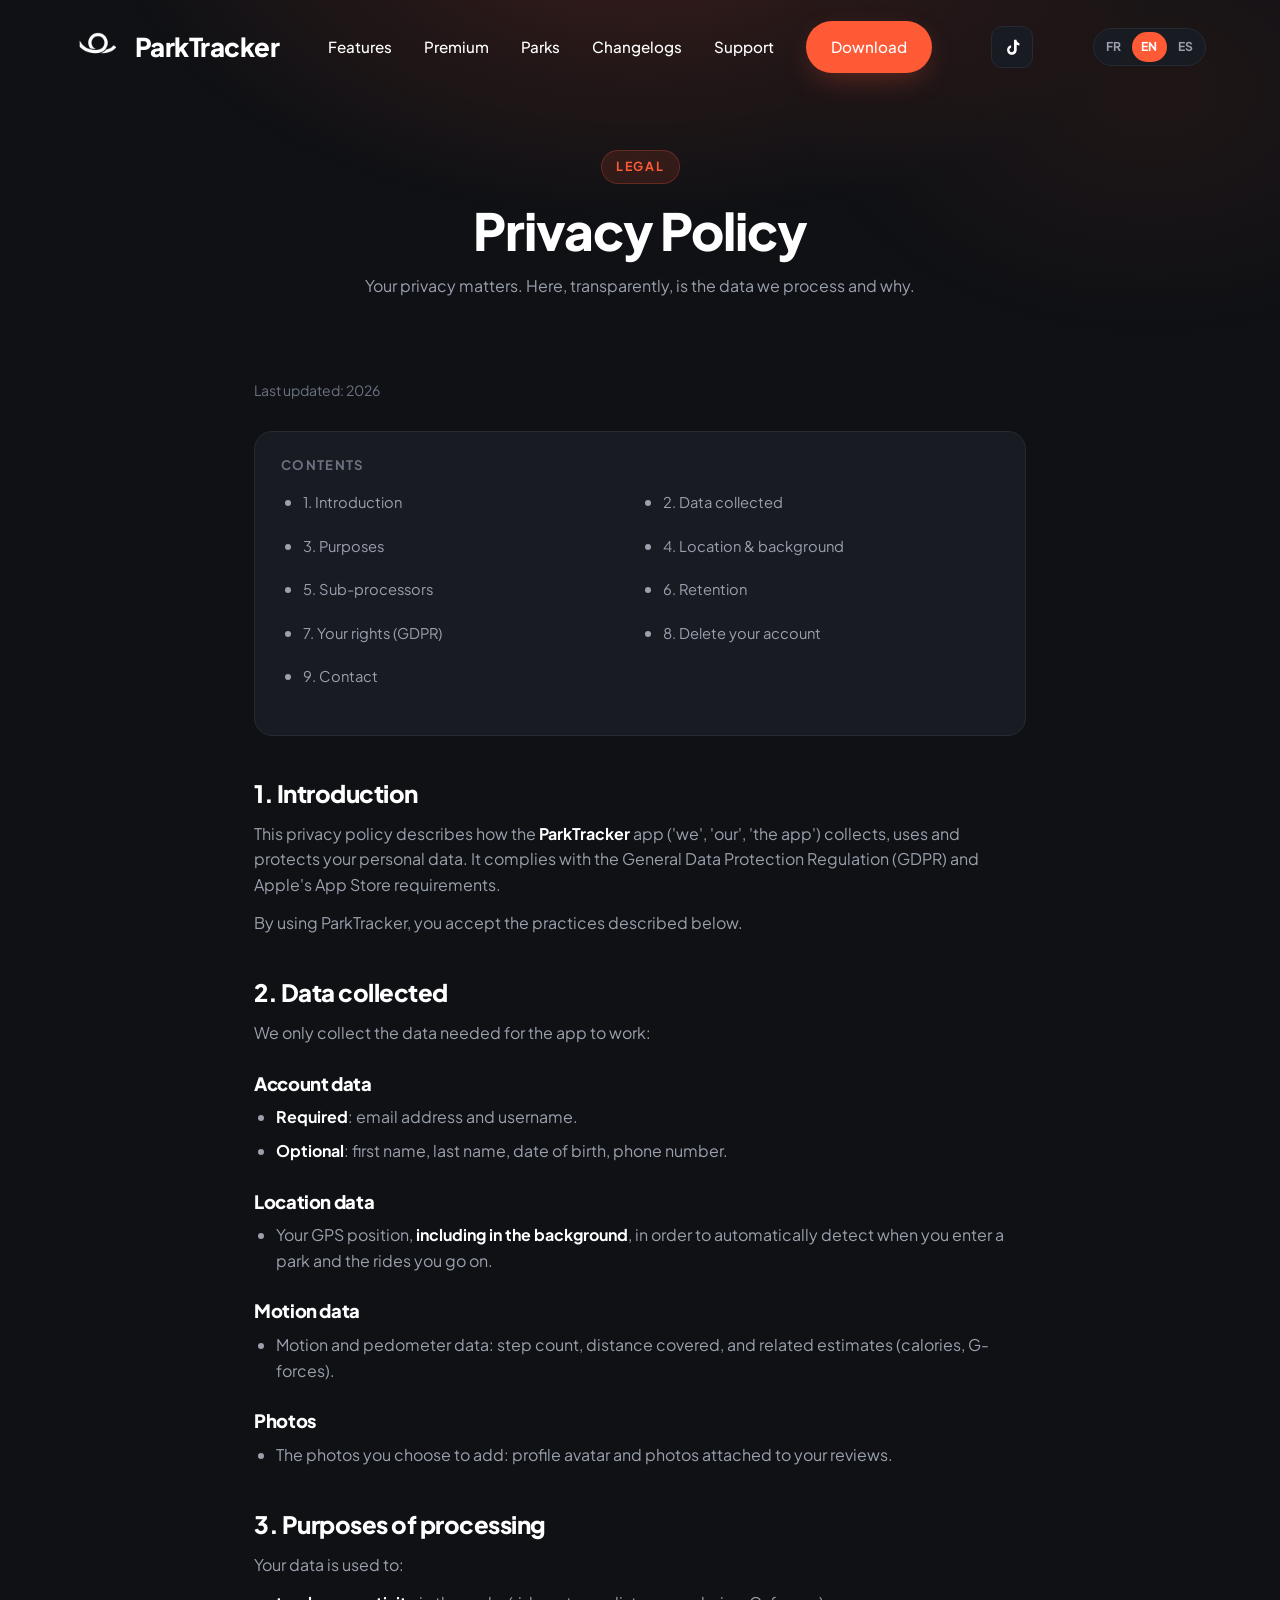
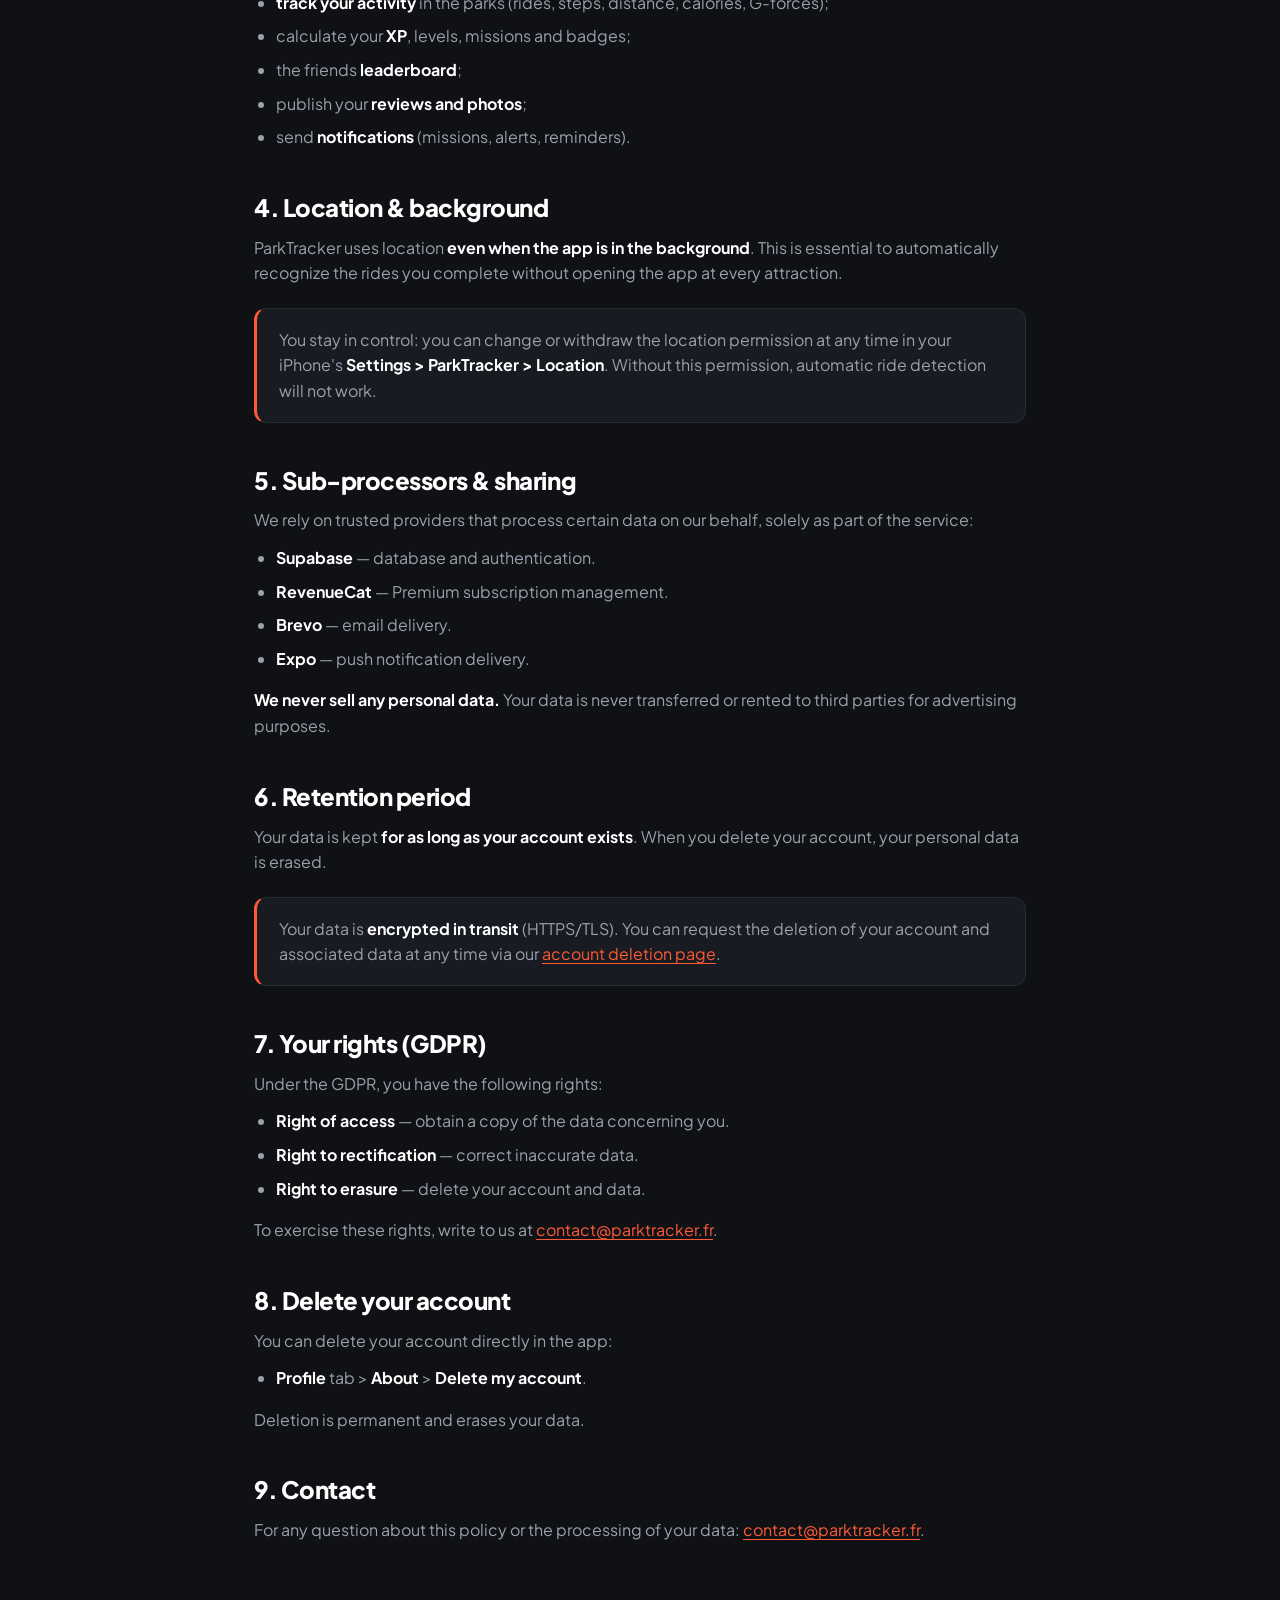
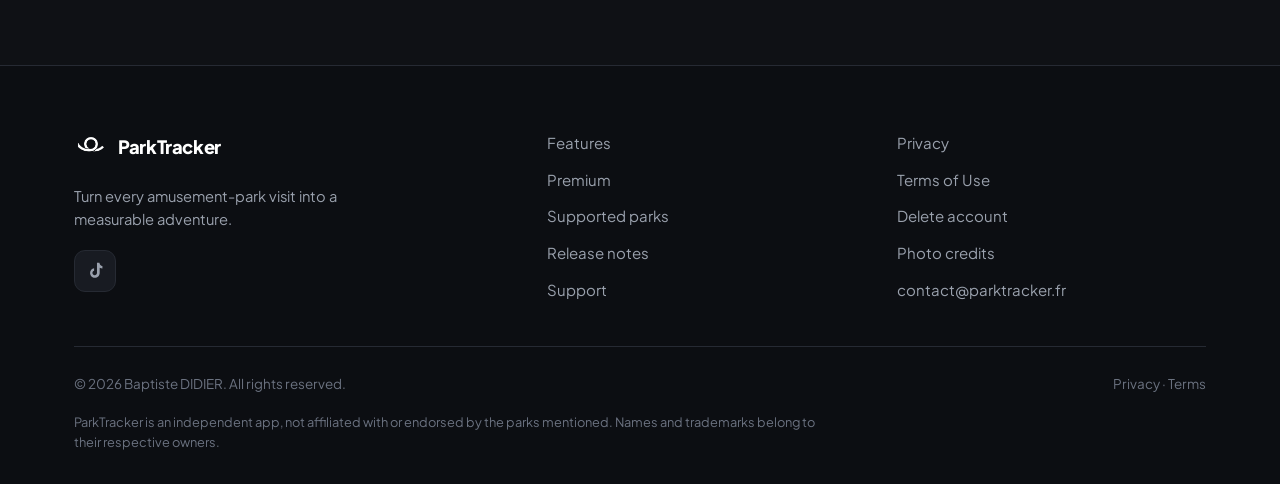
<file: confidentialite.html>
<!DOCTYPE html>

<html data-i18n-title="title43611887" lang="fr">
<head>
<meta charset="utf-8"/>
<meta content="width=device-width, initial-scale=1.0" name="viewport"/>
<title>Politique de confidentialité — ParkTracker</title>
<meta content="Politique de confidentialité de ParkTracker : données collectées, finalités, sous-traitants, vos droits RGPD et suppression du compte." name="description"/>
<meta content="#0F1115" name="theme-color"/>
<link href="/assets/logo-dark-bg.png" rel="icon" type="image/png"/>
<link href="https://fonts.googleapis.com" rel="preconnect"/>
<link crossorigin="" href="https://fonts.gstatic.com" rel="preconnect"/>
<link href="https://fonts.googleapis.com/css2?family=Plus+Jakarta+Sans:wght@400;500;600;700;800&amp;display=swap" rel="stylesheet"/>
<link href="/css/style.css" rel="stylesheet"/>
</head>
<body>
<header class="site-header">
<div class="container nav">
<a aria-label="ParkTracker — accueil" class="brand" href="/">
<span class="logo"><img alt="" height="34" src="/assets/logo-mark.png" width="34"/></span>
<span class="brand-name">Park<span class="accent">Tracker</span></span>
</a>
<nav>
<ul class="nav-links" id="navLinks">
<li><a data-i18n="t440c8e210d" href="/#features">Fonctionnalités</a></li>
<li><a data-i18n="t8d5e7e72f1" href="/#premium">Premium</a></li>
<li><a data-i18n="t3a85e3f46f" href="/#parks">Parcs</a></li>
<li><a data-i18n="nv_nav_link" href="/nouveautes">Changelogs</a></li>
<li><a data-i18n="t1741ec6ed6" href="/assistance">Assistance</a></li>
<li><a class="btn btn-primary nav-cta" data-i18n="t294cb28445" href="/#download">Télécharger</a></li>
</ul>
</nav>
<a class="nav-social" href="https://www.tiktok.com/@parktracker.fr" target="_blank" rel="noopener" aria-label="ParkTracker sur TikTok"><svg viewBox="0 0 24 24" fill="currentColor" aria-hidden="true"><path d="M16.5 3c.3 2 1.5 3.6 3.4 3.9v2.8c-1.1 0-2.1-.3-3.1-.8v6c0 3-2.5 5.5-5.5 5.5S5.8 17.9 5.8 14.9c0-2.7 2-5 4.6-5.4v2.9c-1.1.3-1.9 1.3-1.9 2.5 0 1.4 1.2 2.6 2.6 2.6s2.6-1.2 2.6-2.6V3h2.8z"/></svg></a>
<div class="lang-switch" data-no-i18n><button type="button" data-lang="fr" aria-label="Français">FR</button><button type="button" data-lang="en" aria-label="English">EN</button><button type="button" data-lang="es" aria-label="Español">ES</button></div>
<button aria-controls="navLinks" aria-expanded="false" aria-label="Menu" class="nav-toggle" id="navToggle">
<span></span><span></span><span></span>
</button>
</div>
</header>
<main>
<section class="page-hero">
<div class="container">
<span class="eyebrow reveal" data-i18n="t2aaa1ab5fd">Légal</span>
<h1 class="reveal" data-delay="1" data-i18n="t357d75b4bf">Politique de confidentialité</h1>
<p class="reveal" data-delay="2" data-i18n="t1d2bb3219d">
          Votre vie privée compte. Voici, en toute transparence, quelles données
          nous traitons et pourquoi.
        </p>
</div>
</section>
<section class="content">
<div class="container content-narrow prose">
<p class="updated reveal" data-i18n="t8ec3d011da">Dernière mise à jour : <span data-year="">2026</span></p>
<!-- Sommaire -->
<nav class="toc reveal">
<h4 data-i18n="t37b7175700">Sommaire</h4>
<ul>
<li><a data-i18n="t71418df45e" href="#intro">1. Introduction</a></li>
<li><a data-i18n="t0f36c68c12" href="#donnees">2. Données collectées</a></li>
<li><a data-i18n="t216fed83cc" href="#finalites">3. Finalités</a></li>
<li><a data-i18n="t6033bfb0ce" href="#localisation">4. Localisation &amp; arrière-plan</a></li>
<li><a data-i18n="tbe0a42ca34" href="#sous-traitants">5. Sous-traitants</a></li>
<li><a data-i18n="t07c01635de" href="#conservation">6. Conservation</a></li>
<li><a data-i18n="t89b639ac44" href="#droits">7. Vos droits (RGPD)</a></li>
<li><a data-i18n="t983c9a56c9" href="#suppression">8. Supprimer son compte</a></li>
<li><a data-i18n="td2aff66dcc" href="#contact">9. Contact</a></li>
</ul>
</nav>
<div class="reveal">
<h2 data-i18n="t71418df45e" id="intro">1. Introduction</h2>
<p data-i18n="tb5053a286f">
            La présente politique de confidentialité décrit la manière dont l'application
            <strong>ParkTracker</strong> (« nous », « notre », « l'app ») collecte, utilise
            et protège vos données personnelles. Elle est conforme au Règlement Général
            sur la Protection des Données (RGPD) et aux exigences de l'App Store d'Apple.
          </p>
<p data-i18n="tb8655efe6a">
            En utilisant ParkTracker, vous acceptez les pratiques décrites ci-dessous.
          </p>
<h2 data-i18n="t0f36c68c12" id="donnees">2. Données collectées</h2>
<p data-i18n="tc1806b4d7f">Nous collectons uniquement les données nécessaires au fonctionnement de l'app :</p>
<h3 data-i18n="t9482834653">Données de compte</h3>
<ul>
<li data-i18n="tea71f29f7f"><strong>Obligatoires</strong> : adresse e-mail et pseudo.</li>
<li data-i18n="t48740ab830"><strong>Optionnelles</strong> : prénom, nom, date de naissance, numéro de téléphone.</li>
</ul>
<h3 data-i18n="t2d11164bdf">Données de localisation</h3>
<ul>
<li data-i18n="t43422f61a1">
              Votre position GPS, <strong>y compris en arrière-plan</strong>, afin de détecter
              automatiquement votre entrée dans un parc et les attractions que vous faites.
            </li>
</ul>
<h3 data-i18n="tcab733d281">Données de mouvement</h3>
<ul>
<li data-i18n="t3d4d4cb290">Données de mouvement et de podomètre : nombre de pas, distance parcourue, et estimations associées (calories, forces G).</li>
</ul>
<h3 data-i18n="t5daaf223b0">Photos</h3>
<ul>
<li data-i18n="t457753392d">Les photos que vous choisissez d'ajouter : avatar de profil et photos jointes à vos avis.</li>
</ul>
<h2 data-i18n="tacb06853c9" id="finalites">3. Finalités du traitement</h2>
<p data-i18n="td3e8fee5d5">Vos données sont utilisées pour :</p>
<ul>
<li data-i18n="t6aa80afc37">le <strong>suivi de votre activité</strong> dans les parcs (attractions, pas, distance, calories, forces G) ;</li>
<li data-i18n="t142da7666f">le calcul de votre <strong>XP</strong>, de vos niveaux, missions et badges ;</li>
<li data-i18n="t1a9f62bb8c">le <strong>classement</strong> entre amis ;</li>
<li data-i18n="ta3298a77d5">la publication de vos <strong>avis et photos</strong> ;</li>
<li data-i18n="td9edef1926">l'envoi de <strong>notifications</strong> (missions, alertes, rappels).</li>
</ul>
<h2 data-i18n="t6033bfb0ce" id="localisation">4. Localisation &amp; arrière-plan</h2>
<p data-i18n="t8e58b0f47b">
            ParkTracker utilise la localisation <strong>même lorsque l'app est en arrière-plan</strong>.
            C'est indispensable pour reconnaître automatiquement les attractions effectuées
            sans que vous ayez à ouvrir l'app à chaque manège.
          </p>
<div class="callout">
<p data-i18n="tb6d6f7afc0">
              Vous gardez le contrôle : vous pouvez modifier ou retirer l'autorisation de
              localisation à tout moment dans les <strong>Réglages &gt; ParkTracker &gt; Localisation</strong>
              de votre iPhone. Sans cette autorisation, la détection automatique des attractions ne fonctionnera pas.
            </p>
</div>
<h2 data-i18n="ta210a3b744" id="sous-traitants">5. Sous-traitants &amp; partage</h2>
<p data-i18n="t585115cc11">
            Nous faisons appel à des prestataires de confiance qui traitent certaines données
            pour notre compte, uniquement dans le cadre du service :
          </p>
<ul>
<li data-i18n="t00eaa1f238"><strong>Supabase</strong> — base de données et authentification.</li>
<li data-i18n="t967e67719e"><strong>RevenueCat</strong> — gestion des abonnements Premium.</li>
<li data-i18n="t50623b6e6b"><strong>Brevo</strong> — envoi d'e-mails.</li>
<li data-i18n="t433ae4cb5f"><strong>Expo</strong> — envoi de notifications push.</li>
</ul>
<p data-i18n="te2074d6563">
<strong>Nous ne revendons aucune donnée personnelle.</strong> Vos données ne sont
            jamais cédées ni louées à des tiers à des fins publicitaires.
          </p>
<h2 data-i18n="t8b57127ab7" id="conservation">6. Durée de conservation</h2>
<p data-i18n="t349b4b3654">
            Vos données sont conservées <strong>tant que votre compte existe</strong>. Lorsque
            vous supprimez votre compte, vos données personnelles sont effacées.
          </p>
<div class="callout"><p data-i18n="pp_security">Vos données sont <strong>chiffrées en transit</strong> (protocole HTTPS/TLS). Vous pouvez demander à tout moment la suppression de votre compte et des données associées via notre <a href="/suppression-compte">page de suppression de compte</a>.</p></div>
<h2 data-i18n="t89b639ac44" id="droits">7. Vos droits (RGPD)</h2>
<p data-i18n="t5d1dec9d74">Conformément au RGPD, vous disposez des droits suivants :</p>
<ul>
<li data-i18n="tf7532825e9"><strong>Droit d'accès</strong> — obtenir une copie des données vous concernant.</li>
<li data-i18n="t31a88dc8e5"><strong>Droit de rectification</strong> — corriger des données inexactes.</li>
<li data-i18n="t3255d64bc3"><strong>Droit à la suppression</strong> — effacer votre compte et vos données.</li>
</ul>
<p data-i18n="t284d663a74">
            Pour exercer ces droits, écrivez-nous à
            <a href="mailto:contact@parktracker.fr">contact@parktracker.fr</a>.
          </p>
<h2 data-i18n="t983c9a56c9" id="suppression">8. Supprimer son compte</h2>
<p data-i18n="t72774bf032">Vous pouvez supprimer votre compte directement dans l'application :</p>
<ul>
<li data-i18n="tda8dc882bf">Onglet <strong>Profil</strong> &gt; <strong>À propos</strong> &gt; <strong>Supprimer mon compte</strong>.</li>
</ul>
<p data-i18n="t25a5b2224d">La suppression est définitive et entraîne l'effacement de vos données.</p>
<h2 data-i18n="td2aff66dcc" id="contact">9. Contact</h2>
<p data-i18n="tc8cb1a6d5a">
            Pour toute question relative à cette politique ou au traitement de vos données :
            <a href="mailto:contact@parktracker.fr">contact@parktracker.fr</a>.
          </p>
</div>
</div>
</section>
</main>
<footer class="site-footer">
<div class="container">
<div class="footer-grid">
<div class="footer-brand">
<a class="brand" href="/">
<span class="logo"><img alt="" height="34" src="/assets/logo-mark.png" width="34"/></span>
<span class="brand-name">Park<span class="accent">Tracker</span></span>
</a>
<p data-i18n="t980abe0cd0">Transformez chaque visite de parc d'attractions en aventure mesurable.</p>
<div class="footer-social"><a href="https://www.tiktok.com/@parktracker.fr" target="_blank" rel="noopener" aria-label="ParkTracker sur TikTok"><svg viewBox="0 0 24 24" fill="currentColor" aria-hidden="true"><path d="M16.5 3c.3 2 1.5 3.6 3.4 3.9v2.8c-1.1 0-2.1-.3-3.1-.8v6c0 3-2.5 5.5-5.5 5.5S5.8 17.9 5.8 14.9c0-2.7 2-5 4.6-5.4v2.9c-1.1.3-1.9 1.3-1.9 2.5 0 1.4 1.2 2.6 2.6 2.6s2.6-1.2 2.6-2.6V3h2.8z"/></svg></a></div>
</div>
<div class="footer-col">
<ul>
<li><a data-i18n="t440c8e210d" href="/#features">Fonctionnalités</a></li>
<li><a data-i18n="t8d5e7e72f1" href="/#premium">Premium</a></li>
<li><a data-i18n="t613b7c2ceb" href="/#parks">Parcs supportés</a></li>
<li><a data-i18n="nv_footer_link" href="/nouveautes">Nouveautés</a></li>
<li><a data-i18n="t1741ec6ed6" href="/assistance">Assistance</a></li>
</ul>
</div>
<div class="footer-col">
<ul>
<li><a data-i18n="t3db25c9571" href="/confidentialite">Confidentialité</a></li>
<li><a data-i18n="ta80977a2fe" href="/cgu">Conditions d'utilisation</a></li>
<li><a data-i18n="sc_footer_link" href="/suppression-compte">Suppression de compte</a></li>
<li><a data-i18n="ta1d5f666de" href="/credits">Crédits photos</a></li>
<li><a data-i18n="t6dd42fd95f" href="mailto:contact@parktracker.fr">contact@parktracker.fr</a></li>
</ul>
</div>
</div>
<div class="footer-bottom" data-i18n="t23f81e96f9">
<small>© <span data-year="">2026</span> Baptiste DIDIER. Tous droits réservés.</small>
<small><a href="/confidentialite">Confidentialité</a> · <a href="/cgu">CGU</a></small>
</div>
<p class="disclaimer" data-i18n="tabfa0d664f">
        ParkTracker est une application indépendante, non affiliée et non approuvée
        par les parcs cités. Les noms et marques appartiennent à leurs propriétaires
        respectifs.
      </p>
</div>
</footer>
<script src="/js/main.js"></script>
<script src="/js/i18n.js"></script>
</body>
</html>
</file>
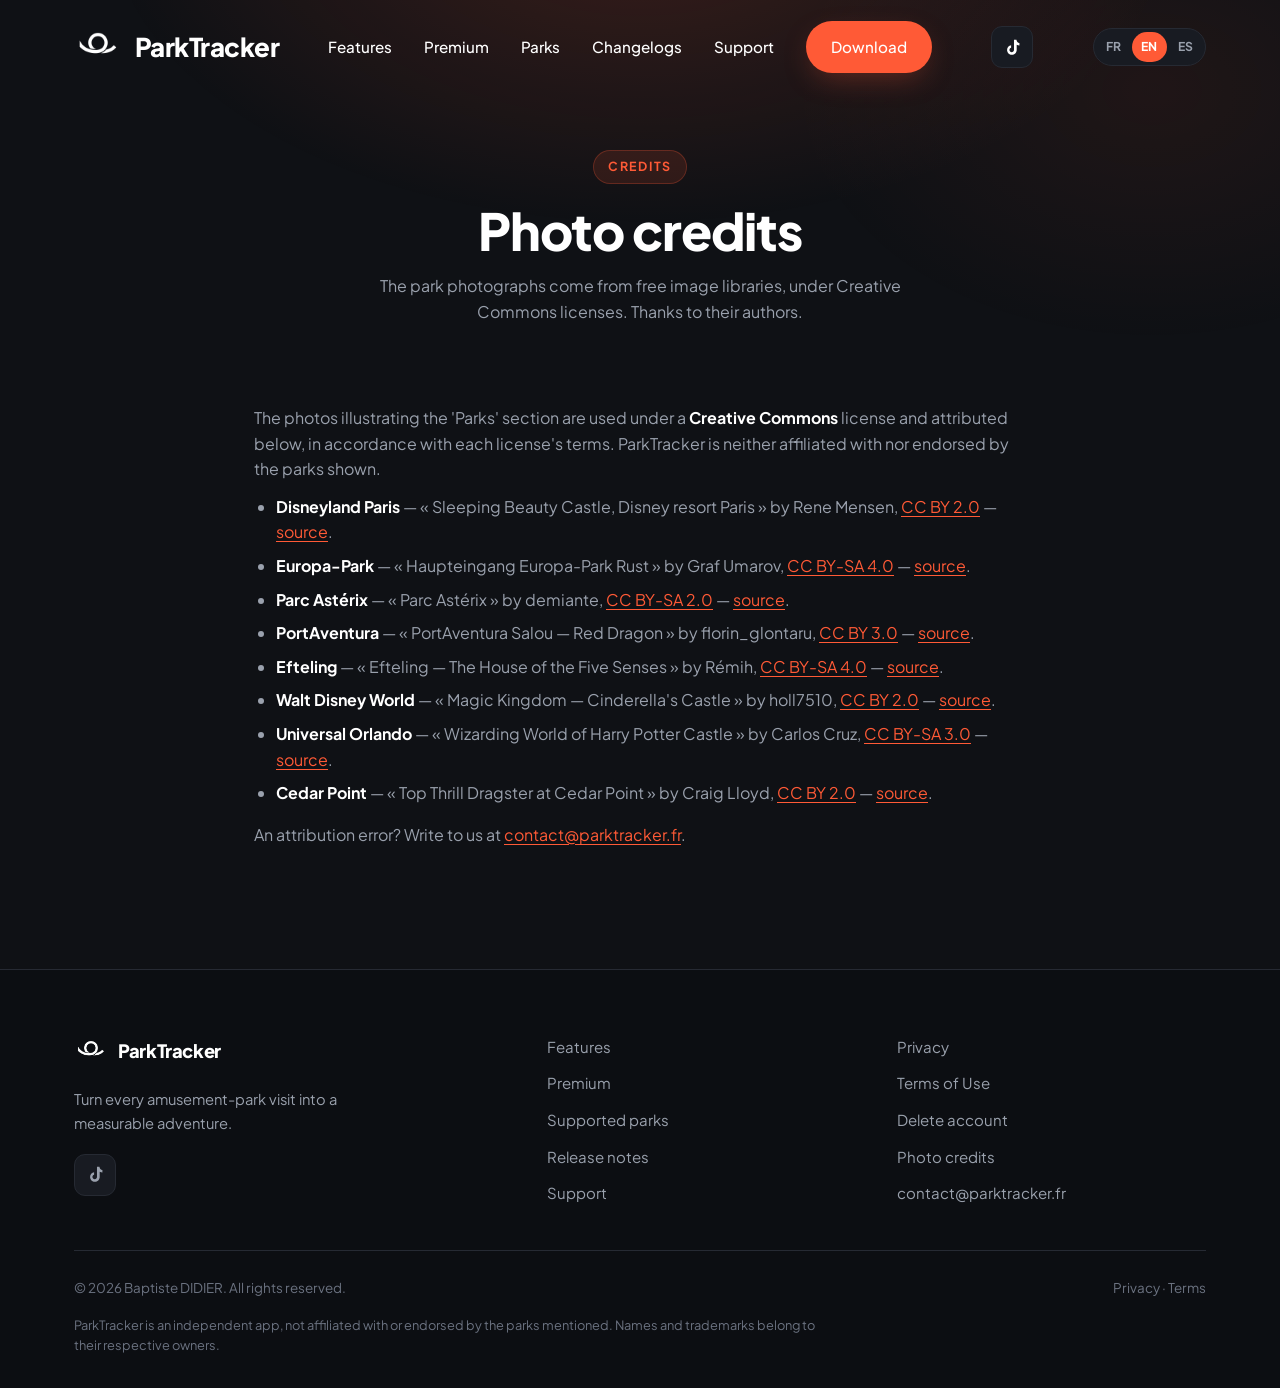
<file: credits.html>
<!DOCTYPE html>

<html data-i18n-title="titlec7d2eaa2" lang="fr">
<head>
<meta charset="utf-8"/>
<meta content="width=device-width, initial-scale=1.0" name="viewport"/>
<title>Crédits photos — ParkTracker</title>
<meta content="Crédits et licences des photographies de parcs utilisées sur le site ParkTracker." name="description"/>
<meta content="#0F1115" name="theme-color"/>
<link href="/assets/logo-dark-bg.png" rel="icon" type="image/png"/>
<link href="https://fonts.googleapis.com" rel="preconnect"/>
<link crossorigin="" href="https://fonts.gstatic.com" rel="preconnect"/>
<link href="https://fonts.googleapis.com/css2?family=Plus+Jakarta+Sans:wght@400;500;600;700;800&amp;display=swap" rel="stylesheet"/>
<link href="/css/style.css" rel="stylesheet"/>
</head>
<body>
<header class="site-header">
<div class="container nav">
<a aria-label="ParkTracker — accueil" class="brand" href="/">
<span class="logo"><img alt="" height="34" src="/assets/logo-mark.png" width="34"/></span>
<span class="brand-name">Park<span class="accent">Tracker</span></span>
</a>
<nav>
<ul class="nav-links" id="navLinks">
<li><a data-i18n="t440c8e210d" href="/#features">Fonctionnalités</a></li>
<li><a data-i18n="t8d5e7e72f1" href="/#premium">Premium</a></li>
<li><a data-i18n="t3a85e3f46f" href="/#parks">Parcs</a></li>
<li><a data-i18n="nv_nav_link" href="/nouveautes">Changelogs</a></li>
<li><a data-i18n="t1741ec6ed6" href="/assistance">Assistance</a></li>
<li><a class="btn btn-primary nav-cta" data-i18n="t294cb28445" href="/#download">Télécharger</a></li>
</ul>
</nav>
<a class="nav-social" href="https://www.tiktok.com/@parktracker.fr" target="_blank" rel="noopener" aria-label="ParkTracker sur TikTok"><svg viewBox="0 0 24 24" fill="currentColor" aria-hidden="true"><path d="M16.5 3c.3 2 1.5 3.6 3.4 3.9v2.8c-1.1 0-2.1-.3-3.1-.8v6c0 3-2.5 5.5-5.5 5.5S5.8 17.9 5.8 14.9c0-2.7 2-5 4.6-5.4v2.9c-1.1.3-1.9 1.3-1.9 2.5 0 1.4 1.2 2.6 2.6 2.6s2.6-1.2 2.6-2.6V3h2.8z"/></svg></a>
<div class="lang-switch" data-no-i18n><button type="button" data-lang="fr" aria-label="Français">FR</button><button type="button" data-lang="en" aria-label="English">EN</button><button type="button" data-lang="es" aria-label="Español">ES</button></div>
<button aria-controls="navLinks" aria-expanded="false" aria-label="Menu" class="nav-toggle" id="navToggle">
<span></span><span></span><span></span>
</button>
</div>
</header>
<main>
<section class="page-hero">
<div class="container">
<span class="eyebrow reveal" data-i18n="tabe6834115">Crédits</span>
<h1 class="reveal" data-delay="1" data-i18n="ta1d5f666de">Crédits photos</h1>
<p class="reveal" data-delay="2" data-i18n="t7b7bcb7429">
          Les photographies des parcs proviennent de banques d'images libres,
          sous licence Creative Commons. Merci à leurs auteurs.
        </p>
</div>
</section>
<section class="content">
<div class="container content-narrow prose">
<div class="reveal">
<p data-i18n="t96aab1eb9c">
            Les photos illustrant la section « Parcs » sont utilisées sous licence
            <strong>Creative Commons</strong> et attribuées ci-dessous, conformément
            aux termes de chaque licence. ParkTracker n'est ni affilié ni approuvé par
            les parcs représentés.
          </p>
<ul>
<li data-i18n="t9f4286b429"><strong>Disneyland Paris</strong> — « Sleeping Beauty Castle, Disney resort Paris » par Rene Mensen, <a href="https://creativecommons.org/licenses/by/2.0/" rel="noopener" target="_blank">CC BY 2.0</a> — <a href="https://www.flickr.com/photo.gne?id=7149474803" rel="noopener" target="_blank">source</a>.</li>
<li data-i18n="te1b1d65a53"><strong>Europa-Park</strong> — « Haupteingang Europa-Park Rust » par Graf Umarov, <a href="https://creativecommons.org/licenses/by-sa/4.0/" rel="noopener" target="_blank">CC BY-SA 4.0</a> — <a href="https://commons.wikimedia.org/wiki/File:Haupteingang_Europa-Park_Rust.jpg" rel="noopener" target="_blank">source</a>.</li>
<li data-i18n="td213ed32f2"><strong>Parc Astérix</strong> — « Parc Astérix » par demiante, <a href="https://creativecommons.org/licenses/by-sa/2.0/" rel="noopener" target="_blank">CC BY-SA 2.0</a> — <a href="https://www.flickr.com/photo.gne?id=8400906802" rel="noopener" target="_blank">source</a>.</li>
<li data-i18n="tf4a6133f5e"><strong>PortAventura</strong> — « PortAventura Salou — Red Dragon » par florin_glontaru, <a href="https://creativecommons.org/licenses/by/3.0/" rel="noopener" target="_blank">CC BY 3.0</a> — <a href="https://commons.wikimedia.org/wiki/File:Portaventura_Salou_-_Red_Dragon_-_panoramio.jpg" rel="noopener" target="_blank">source</a>.</li>
<li data-i18n="td8d0c003e3"><strong>Efteling</strong> — « Efteling — The House of the Five Senses » par Rémih, <a href="https://creativecommons.org/licenses/by-sa/4.0/" rel="noopener" target="_blank">CC BY-SA 4.0</a> — <a href="https://commons.wikimedia.org/wiki/File:Efteling_The_House_of_the_Five_Senses.jpg" rel="noopener" target="_blank">source</a>.</li>
<li data-i18n="tbf19c37404"><strong>Walt Disney World</strong> — « Magic Kingdom — Cinderella's Castle » par holl7510, <a href="https://creativecommons.org/licenses/by/2.0/" rel="noopener" target="_blank">CC BY 2.0</a> — <a href="https://www.flickr.com/photo.gne?id=8605098976" rel="noopener" target="_blank">source</a>.</li>
<li data-i18n="ta0fd6aaf8f"><strong>Universal Orlando</strong> — « Wizarding World of Harry Potter Castle » par Carlos Cruz, <a href="https://creativecommons.org/licenses/by-sa/3.0/" rel="noopener" target="_blank">CC BY-SA 3.0</a> — <a href="https://commons.wikimedia.org/wiki/File:Wizarding_World_of_Harry_Potter_Castle.jpg" rel="noopener" target="_blank">source</a>.</li>
<li data-i18n="t8c309b848d"><strong>Cedar Point</strong> — « Top Thrill Dragster at Cedar Point » par Craig Lloyd, <a href="https://creativecommons.org/licenses/by/2.0/" rel="noopener" target="_blank">CC BY 2.0</a> — <a href="https://commons.wikimedia.org/wiki/File:Top_Thrill_Dragster_at_Cedar_Point.jpg" rel="noopener" target="_blank">source</a>.</li>
</ul>
<p data-i18n="t4538a383be">
            Une erreur d'attribution ? Écrivez-nous à
            <a href="mailto:contact@parktracker.fr">contact@parktracker.fr</a>.
          </p>
</div>
</div>
</section>
</main>
<footer class="site-footer">
<div class="container">
<div class="footer-grid">
<div class="footer-brand">
<a class="brand" href="/">
<span class="logo"><img alt="" height="34" src="/assets/logo-mark.png" width="34"/></span>
<span class="brand-name">Park<span class="accent">Tracker</span></span>
</a>
<p data-i18n="t980abe0cd0">Transformez chaque visite de parc d'attractions en aventure mesurable.</p>
<div class="footer-social"><a href="https://www.tiktok.com/@parktracker.fr" target="_blank" rel="noopener" aria-label="ParkTracker sur TikTok"><svg viewBox="0 0 24 24" fill="currentColor" aria-hidden="true"><path d="M16.5 3c.3 2 1.5 3.6 3.4 3.9v2.8c-1.1 0-2.1-.3-3.1-.8v6c0 3-2.5 5.5-5.5 5.5S5.8 17.9 5.8 14.9c0-2.7 2-5 4.6-5.4v2.9c-1.1.3-1.9 1.3-1.9 2.5 0 1.4 1.2 2.6 2.6 2.6s2.6-1.2 2.6-2.6V3h2.8z"/></svg></a></div>
</div>
<div class="footer-col">
<ul>
<li><a data-i18n="t440c8e210d" href="/#features">Fonctionnalités</a></li>
<li><a data-i18n="t8d5e7e72f1" href="/#premium">Premium</a></li>
<li><a data-i18n="t613b7c2ceb" href="/#parks">Parcs supportés</a></li>
<li><a data-i18n="nv_footer_link" href="/nouveautes">Nouveautés</a></li>
<li><a data-i18n="t1741ec6ed6" href="/assistance">Assistance</a></li>
</ul>
</div>
<div class="footer-col">
<ul>
<li><a data-i18n="t3db25c9571" href="/confidentialite">Confidentialité</a></li>
<li><a data-i18n="ta80977a2fe" href="/cgu">Conditions d'utilisation</a></li>
<li><a data-i18n="sc_footer_link" href="/suppression-compte">Suppression de compte</a></li>
<li><a data-i18n="ta1d5f666de" href="/credits">Crédits photos</a></li>
<li><a data-i18n="t6dd42fd95f" href="mailto:contact@parktracker.fr">contact@parktracker.fr</a></li>
</ul>
</div>
</div>
<div class="footer-bottom" data-i18n="t23f81e96f9">
<small>© <span data-year="">2026</span> Baptiste DIDIER. Tous droits réservés.</small>
<small><a href="/confidentialite">Confidentialité</a> · <a href="/cgu">CGU</a></small>
</div>
<p class="disclaimer" data-i18n="tabfa0d664f">
        ParkTracker est une application indépendante, non affiliée et non approuvée
        par les parcs cités. Les noms et marques appartiennent à leurs propriétaires
        respectifs.
      </p>
</div>
</footer>
<script src="/js/main.js"></script>
<script src="/js/i18n.js"></script>
</body>
</html>
</file>
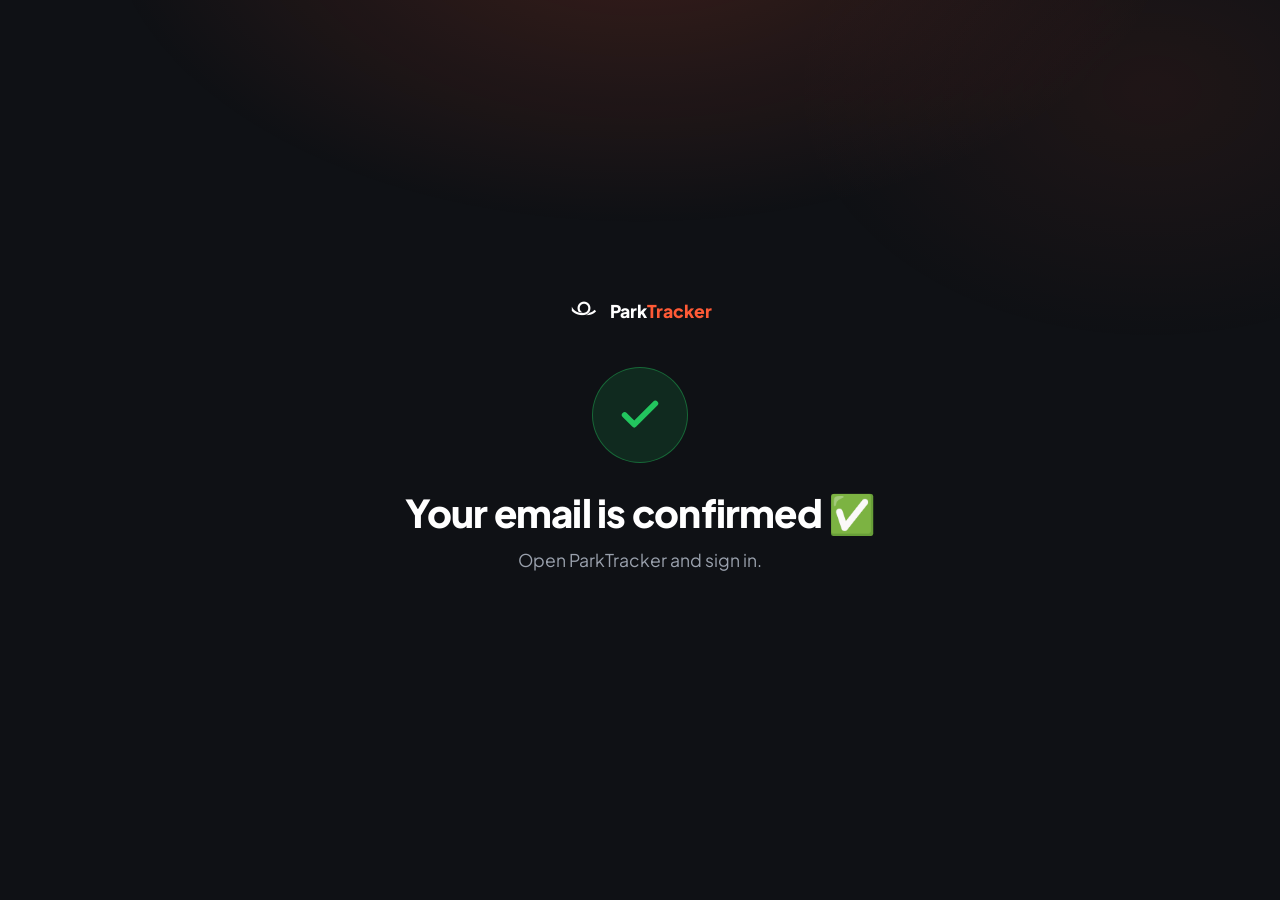
<file: email-confirme.html>
<!DOCTYPE html>
<html data-i18n-title="ec_title" lang="fr">
<head>
<meta charset="utf-8"/>
<meta content="width=device-width, initial-scale=1.0" name="viewport"/>
<title>E-mail confirmé — ParkTracker</title>
<meta content="noindex" name="robots"/>
<meta content="#0F1115" name="theme-color"/>
<link href="/assets/logo-dark-bg.png" rel="icon" type="image/png"/>
<link href="https://fonts.googleapis.com" rel="preconnect"/>
<link crossorigin="" href="https://fonts.gstatic.com" rel="preconnect"/>
<link href="https://fonts.googleapis.com/css2?family=Plus+Jakarta+Sans:wght@400;500;600;700;800&amp;display=swap" rel="stylesheet"/>
<link href="/css/style.css" rel="stylesheet"/>
<style>
  .confirm-wrap {
    min-height: 100vh;
    display: flex;
    flex-direction: column;
    align-items: center;
    justify-content: center;
    text-align: center;
    padding: 40px 24px;
  }
  .confirm-brand {
    display: flex;
    align-items: center;
    gap: 10px;
    font-weight: 800;
    font-size: 1.1rem;
    margin-bottom: 40px;
  }
  .confirm-brand img { width: 32px; height: 32px; }
  .confirm-badge {
    width: 96px;
    height: 96px;
    border-radius: 50%;
    display: grid;
    place-items: center;
    background: rgba(34, 197, 94, 0.14);
    border: 1px solid rgba(34, 197, 94, 0.4);
    margin-bottom: 28px;
  }
  .confirm-badge svg { width: 46px; height: 46px; stroke: #22c55e; }
  .confirm-wrap h1 {
    font-size: clamp(1.6rem, 5vw, 2.4rem);
    margin-bottom: 12px;
  }
  .confirm-wrap p {
    color: var(--text-muted);
    font-size: 1.1rem;
    max-width: 420px;
    margin: 0 auto 30px;
  }
</style>
</head>
<body>
<div class="confirm-wrap">
<a class="confirm-brand" href="/" aria-label="ParkTracker — accueil">
<img alt="" height="32" src="/assets/logo-mark.png" width="32"/>
<span class="brand-name">Park<span style="color:var(--accent)">Tracker</span></span>
</a>
<div class="confirm-badge" aria-hidden="true">
<svg viewBox="0 0 24 24" fill="none" stroke-width="3" stroke-linecap="round" stroke-linejoin="round"><path d="M20 6 9 17l-5-5"/></svg>
</div>
<h1 data-i18n="ec_h1">Ton e-mail est confirmé ✅</h1>
<p data-i18n="ec_p">Ouvre ParkTracker et connecte-toi.</p>
</div>
<script src="/js/i18n.js"></script>
</body>
</html>
</file>
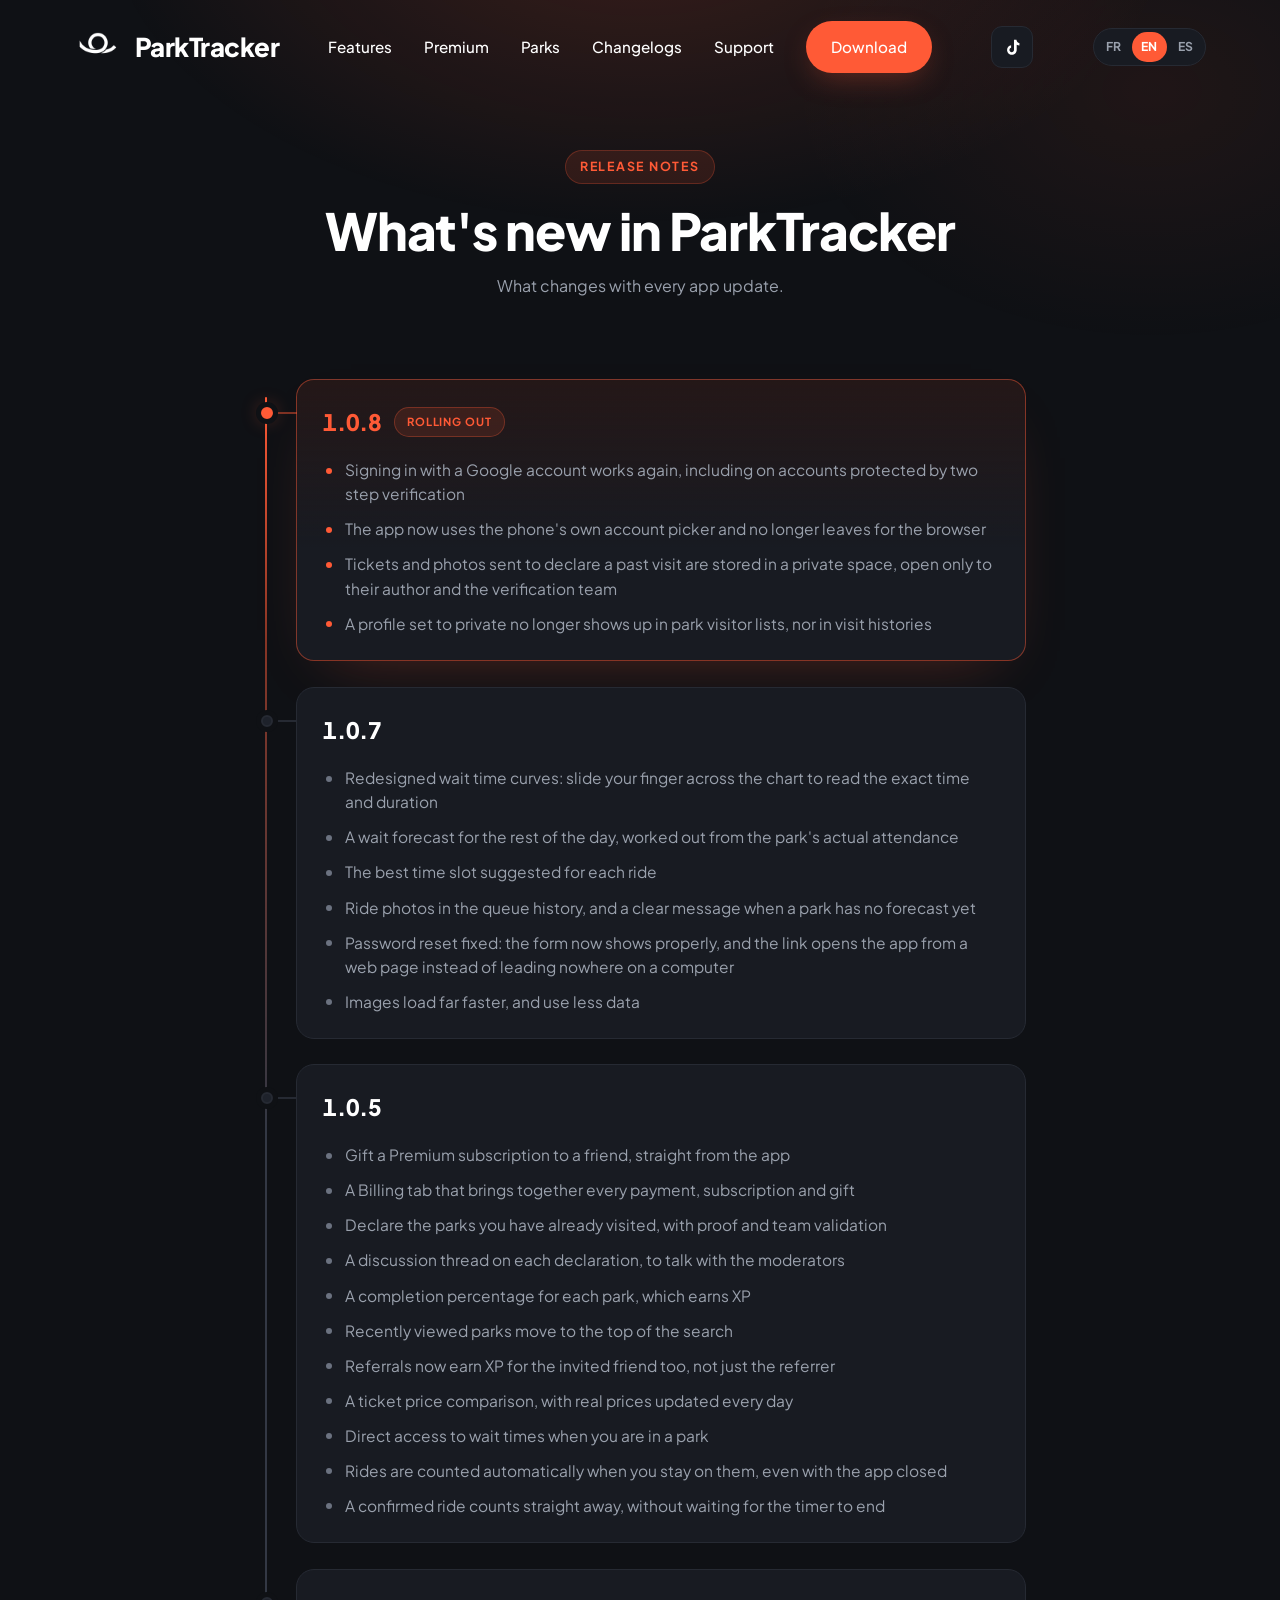
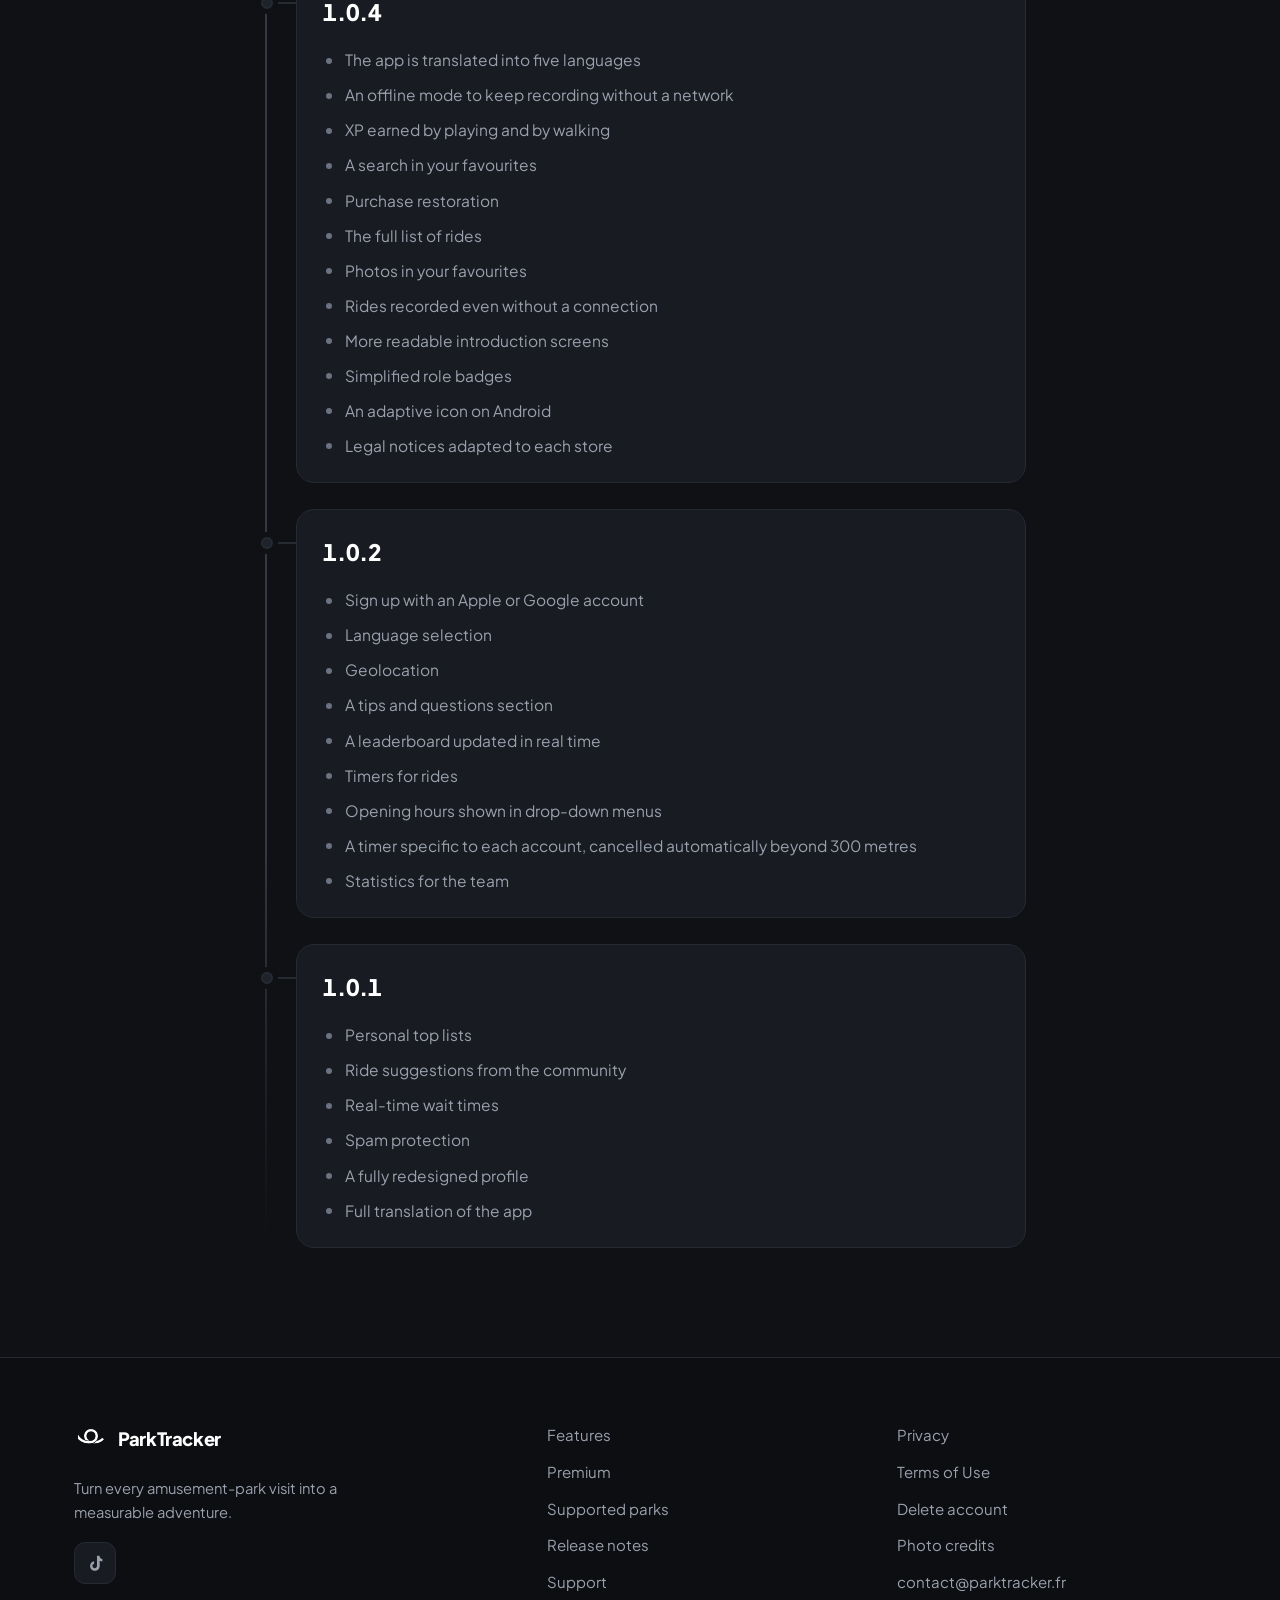
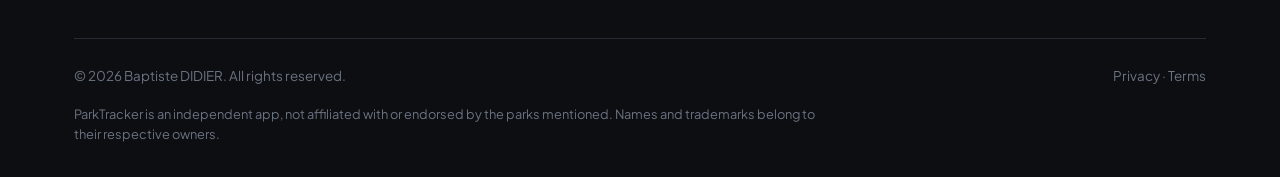
<file: nouveautes.html>
<!DOCTYPE html>
<html data-i18n-title="nv_title" lang="fr">
<head>
<meta charset="utf-8"/>
<meta content="width=device-width, initial-scale=1.0" name="viewport"/>
<title>Nouveautés de ParkTracker</title>
<meta content="Toutes les nouveautés de l'application ParkTracker, version par version." name="description"/>
<meta content="#0F1115" name="theme-color"/>
<link href="/assets/logo-dark-bg.png" rel="icon" type="image/png"/>
<link href="https://fonts.googleapis.com" rel="preconnect"/>
<link crossorigin="" href="https://fonts.gstatic.com" rel="preconnect"/>
<link href="https://fonts.googleapis.com/css2?family=Plus+Jakarta+Sans:wght@400;500;600;700;800&amp;display=swap" rel="stylesheet"/>
<link href="/css/style.css" rel="stylesheet"/>
</head>
<body>
<header class="site-header">
<div class="container nav">
<a aria-label="ParkTracker — accueil" class="brand" href="/">
<span class="logo"><img alt="" height="34" src="/assets/logo-mark.png" width="34"/></span>
<span class="brand-name">Park<span class="accent">Tracker</span></span>
</a>
<nav>
<ul class="nav-links" id="navLinks">
<li><a data-i18n="t440c8e210d" href="/#features">Fonctionnalités</a></li>
<li><a data-i18n="t8d5e7e72f1" href="/#premium">Premium</a></li>
<li><a data-i18n="t3a85e3f46f" href="/#parks">Parcs</a></li>
<li><a data-i18n="nv_nav_link" href="/nouveautes">Changelogs</a></li>
<li><a data-i18n="t1741ec6ed6" href="/assistance">Assistance</a></li>
<li><a class="btn btn-primary nav-cta" data-i18n="t294cb28445" href="/#download">Télécharger</a></li>
</ul>
</nav>
<a class="nav-social" href="https://www.tiktok.com/@parktracker.fr" target="_blank" rel="noopener" aria-label="ParkTracker sur TikTok"><svg viewBox="0 0 24 24" fill="currentColor" aria-hidden="true"><path d="M16.5 3c.3 2 1.5 3.6 3.4 3.9v2.8c-1.1 0-2.1-.3-3.1-.8v6c0 3-2.5 5.5-5.5 5.5S5.8 17.9 5.8 14.9c0-2.7 2-5 4.6-5.4v2.9c-1.1.3-1.9 1.3-1.9 2.5 0 1.4 1.2 2.6 2.6 2.6s2.6-1.2 2.6-2.6V3h2.8z"/></svg></a>
<div class="lang-switch" data-no-i18n><button type="button" data-lang="fr" aria-label="Français">FR</button><button type="button" data-lang="en" aria-label="English">EN</button><button type="button" data-lang="es" aria-label="Español">ES</button></div>
<button aria-controls="navLinks" aria-expanded="false" aria-label="Menu" class="nav-toggle" id="navToggle">
<span></span><span></span><span></span>
</button>
</div>
</header>
<main>
<section class="page-hero">
<div class="container">
<span class="eyebrow reveal" data-i18n="nv_eyebrow">Nouveautés</span>
<h1 class="reveal" data-delay="1" data-i18n="nv_h1">Les nouveautés de ParkTracker</h1>
<p class="reveal" data-delay="2" data-i18n="nv_lead">Ce qui change à chaque mise à jour de l'application.</p>
</div>
</section>
<section class="content">
<div class="container content-narrow">
<div class="timeline">

<article class="release reveal is-latest">
<div class="release-head">
<span class="release-version">1.0.8</span>
<span class="release-badge" data-i18n="nv_badge_soon">En cours de déploiement</span>
</div>
<ul class="release-list">
<li data-i18n="nv_108_1">La connexion avec un compte Google fonctionne de nouveau, y compris sur les comptes protégés par la validation en deux étapes</li>
<li data-i18n="nv_108_2">L'application passe désormais par le sélecteur de comptes du téléphone et ne sort plus vers le navigateur</li>
<li data-i18n="nv_108_3">Les billets et photos envoyés pour déclarer une visite passée sont stockés dans un espace privé, accessible à leur seul auteur et à l'équipe de vérification</li>
<li data-i18n="nv_108_4">Un profil réglé sur privé n'apparaît plus dans les listes de visiteurs des parcs, ni dans les historiques de visite</li>
</ul>
</article>

<article class="release reveal">
<div class="release-head">
<span class="release-version">1.0.7</span>
</div>
<ul class="release-list">
<li data-i18n="nv_107_1">Des courbes d'attente repensées : glisse ton doigt sur le graphique pour lire l'heure et la durée exactes</li>
<li data-i18n="nv_107_2">Une prévision des attentes pour le reste de la journée, calculée à partir de la fréquentation réelle du parc</li>
<li data-i18n="nv_107_3">Le meilleur créneau conseillé pour chaque attraction</li>
<li data-i18n="nv_107_4">Les photos des attractions dans l'évolution des files, et un message clair quand un parc n'a pas encore de prévision</li>
<li data-i18n="nv_107_5">La réinitialisation du mot de passe corrigée : le formulaire s'affiche bien, et le lien ouvre l'application depuis une page web au lieu de ne mener nulle part sur un ordinateur</li>
<li data-i18n="nv_107_6">Des images bien plus rapides à charger, et moins de données consommées</li>
</ul>
</article>

<article class="release reveal">
<div class="release-head">
<span class="release-version">1.0.5</span>
</div>
<ul class="release-list">
<li data-i18n="nv_105_1">Offrir un abonnement Premium à un ami, directement depuis l'application</li>
<li data-i18n="nv_105_2">Un onglet Facturation qui regroupe tous les paiements, abonnements et cadeaux</li>
<li data-i18n="nv_105_3">Déclarer les parcs qu'on a déjà visités, preuves à l'appui, avec validation par l'équipe</li>
<li data-i18n="nv_105_4">Un fil de discussion sur chaque déclaration, pour échanger avec les modérateurs</li>
<li data-i18n="nv_105_5">Un pourcentage de complétion par parc, qui rapporte de l'XP</li>
<li data-i18n="nv_105_6">Les parcs consultés récemment remontent en tête de la recherche</li>
<li data-i18n="nv_105_7">Le parrainage rapporte désormais de l'XP au filleul aussi, pas seulement au parrain</li>
<li data-i18n="nv_105_8">Un comparateur de prix des billets, avec de vrais tarifs mis à jour chaque jour</li>
<li data-i18n="nv_105_9">Un accès direct aux temps d'attente quand on est dans un parc</li>
<li data-i18n="nv_105_10">Les attractions se comptent automatiquement quand on y reste, même application fermée</li>
<li data-i18n="nv_105_11">Une attraction validée compte immédiatement, sans attendre la fin du chronomètre</li>
</ul>
</article>

<article class="release reveal">
<div class="release-head">
<span class="release-version">1.0.4</span>
</div>
<ul class="release-list">
<li data-i18n="nv_104_1">L'application est traduite en cinq langues</li>
<li data-i18n="nv_104_2">Un mode hors-ligne pour continuer à enregistrer sans réseau</li>
<li data-i18n="nv_104_3">De l'XP gagnée en jouant et en marchant</li>
<li data-i18n="nv_104_4">Une recherche dans les favoris</li>
<li data-i18n="nv_104_5">La restauration des achats</li>
<li data-i18n="nv_104_6">La liste complète des attractions</li>
<li data-i18n="nv_104_7">Des photos dans les favoris</li>
<li data-i18n="nv_104_8">Les tours enregistrés même sans connexion</li>
<li data-i18n="nv_104_9">Des écrans d'introduction plus lisibles</li>
<li data-i18n="nv_104_10">Des badges de rôle simplifiés</li>
<li data-i18n="nv_104_11">Une icône adaptative sur Android</li>
<li data-i18n="nv_104_12">Des mentions légales adaptées à chaque magasin</li>
</ul>
</article>

<article class="release reveal">
<div class="release-head">
<span class="release-version">1.0.2</span>
</div>
<ul class="release-list">
<li data-i18n="nv_102_1">L'inscription avec un compte Apple ou Google</li>
<li data-i18n="nv_102_2">Le choix de la langue</li>
<li data-i18n="nv_102_3">La géolocalisation</li>
<li data-i18n="nv_102_4">Une rubrique d'astuces et de questions</li>
<li data-i18n="nv_102_5">Un classement mis à jour en temps réel</li>
<li data-i18n="nv_102_6">Des chronomètres pour les attractions</li>
<li data-i18n="nv_102_7">Les horaires présentés en menus déroulants</li>
<li data-i18n="nv_102_8">Un chronomètre propre à chaque compte, annulé automatiquement au-delà de 300 mètres</li>
<li data-i18n="nv_102_9">Des statistiques pour l'équipe</li>
</ul>
</article>

<article class="release reveal">
<div class="release-head">
<span class="release-version">1.0.1</span>
</div>
<ul class="release-list">
<li data-i18n="nv_101_1">Les tops personnels</li>
<li data-i18n="nv_101_2">Les suggestions d'attractions proposées par la communauté</li>
<li data-i18n="nv_101_3">Les temps d'attente en temps réel</li>
<li data-i18n="nv_101_4">Une protection contre le spam</li>
<li data-i18n="nv_101_5">Un profil entièrement repensé</li>
<li data-i18n="nv_101_6">La traduction complète de l'application</li>
</ul>
</article>

</div>
</div>
</section>
</main>
<footer class="site-footer">
<div class="container">
<div class="footer-grid">
<div class="footer-brand">
<a class="brand" href="/">
<span class="logo"><img alt="" height="34" src="/assets/logo-mark.png" width="34"/></span>
<span class="brand-name">Park<span class="accent">Tracker</span></span>
</a>
<p data-i18n="t980abe0cd0">Transformez chaque visite de parc d'attractions en aventure mesurable.</p>
<div class="footer-social"><a href="https://www.tiktok.com/@parktracker.fr" target="_blank" rel="noopener" aria-label="ParkTracker sur TikTok"><svg viewBox="0 0 24 24" fill="currentColor" aria-hidden="true"><path d="M16.5 3c.3 2 1.5 3.6 3.4 3.9v2.8c-1.1 0-2.1-.3-3.1-.8v6c0 3-2.5 5.5-5.5 5.5S5.8 17.9 5.8 14.9c0-2.7 2-5 4.6-5.4v2.9c-1.1.3-1.9 1.3-1.9 2.5 0 1.4 1.2 2.6 2.6 2.6s2.6-1.2 2.6-2.6V3h2.8z"/></svg></a></div>
</div>
<div class="footer-col">
<ul>
<li><a data-i18n="t440c8e210d" href="/#features">Fonctionnalités</a></li>
<li><a data-i18n="t8d5e7e72f1" href="/#premium">Premium</a></li>
<li><a data-i18n="t613b7c2ceb" href="/#parks">Parcs supportés</a></li>
<li><a data-i18n="nv_footer_link" href="/nouveautes">Nouveautés</a></li>
<li><a data-i18n="t1741ec6ed6" href="/assistance">Assistance</a></li>
</ul>
</div>
<div class="footer-col">
<ul>
<li><a data-i18n="t3db25c9571" href="/confidentialite">Confidentialité</a></li>
<li><a data-i18n="ta80977a2fe" href="/cgu">Conditions d'utilisation</a></li>
<li><a data-i18n="sc_footer_link" href="/suppression-compte">Suppression de compte</a></li>
<li><a data-i18n="ta1d5f666de" href="/credits">Crédits photos</a></li>
<li><a data-i18n="t6dd42fd95f" href="mailto:contact@parktracker.fr">contact@parktracker.fr</a></li>
</ul>
</div>
</div>
<div class="footer-bottom" data-i18n="t23f81e96f9">
<small>© <span data-year="">2026</span> Baptiste DIDIER. Tous droits réservés.</small>
<small><a href="/confidentialite">Confidentialité</a> · <a href="/cgu">CGU</a></small>
</div>
<p class="disclaimer" data-i18n="tabfa0d664f">
        ParkTracker est une application indépendante, non affiliée et non approuvée
        par les parcs cités. Les noms et marques appartiennent à leurs propriétaires
        respectifs.
      </p>
</div>
</footer>
<script src="/js/main.js"></script>
<script src="/js/i18n.js"></script>
</body>
</html>
</file>
<file: css/style.css>
/* ===========================================================
   ParkTracker — Feuille de style partagée
   Thème sombre, accent orange, design premium épuré
   =========================================================== */

:root {
  --bg: #0F1115;
  --surface: #181B22;
  --surface-2: #1E222B;
  --border: #262A33;
  --accent: #FF5A36;
  --accent-soft: rgba(255, 90, 54, 0.12);
  --accent-glow: rgba(255, 90, 54, 0.35);
  --text: #FFFFFF;
  --text-muted: #9AA1AD;
  --text-dim: #6B7280;
  --radius: 18px;
  --radius-sm: 12px;
  --radius-lg: 28px;
  --shadow: 0 20px 50px -20px rgba(0, 0, 0, 0.6);
  --maxw: 1180px;
  --font: "Plus Jakarta Sans", -apple-system, BlinkMacSystemFont, "Segoe UI",
    Roboto, Helvetica, Arial, sans-serif;
  --ease: cubic-bezier(0.22, 1, 0.36, 1);
}

/* ---------- Reset ---------- */
*,
*::before,
*::after {
  box-sizing: border-box;
  margin: 0;
  padding: 0;
}

html {
  scroll-behavior: smooth;
  -webkit-text-size-adjust: 100%;
}

body {
  font-family: var(--font);
  background: var(--bg);
  color: var(--text);
  line-height: 1.6;
  overflow-x: hidden;
  -webkit-font-smoothing: antialiased;
  text-rendering: optimizeLegibility;
}

/* Halo d'ambiance en fond */
body::before {
  content: "";
  position: fixed;
  inset: 0;
  background:
    radial-gradient(60% 50% at 50% -10%, rgba(255, 90, 54, 0.18), transparent 70%),
    radial-gradient(40% 40% at 90% 10%, rgba(255, 90, 54, 0.07), transparent 70%);
  pointer-events: none;
  z-index: 0;
}

img {
  max-width: 100%;
  display: block;
}

a {
  color: inherit;
  text-decoration: none;
}

ul {
  list-style: none;
}

/* ---------- Conteneur ---------- */
.container {
  width: 100%;
  max-width: var(--maxw);
  margin: 0 auto;
  padding: 0 24px;
  position: relative;
  z-index: 1;
}

/* ---------- Typographie ---------- */
h1,
h2,
h3 {
  line-height: 1.12;
  letter-spacing: -0.02em;
  font-weight: 800;
}

.eyebrow {
  display: inline-block;
  font-size: 0.78rem;
  font-weight: 700;
  letter-spacing: 0.14em;
  text-transform: uppercase;
  color: var(--accent);
  background: var(--accent-soft);
  border: 1px solid rgba(255, 90, 54, 0.25);
  padding: 6px 14px;
  border-radius: 999px;
  margin-bottom: 18px;
}

.section-title {
  font-size: clamp(1.8rem, 4vw, 2.8rem);
  margin-bottom: 16px;
}

.section-subtitle {
  color: var(--text-muted);
  font-size: 1.05rem;
  max-width: 620px;
}

.section {
  padding: 110px 0;
  position: relative;
}

.section-head {
  text-align: center;
  margin: 0 auto 60px;
  display: flex;
  flex-direction: column;
  align-items: center;
}

.section-head .section-subtitle {
  margin: 0 auto;
}

/* ---------- Header ---------- */
.site-header {
  position: fixed;
  top: 0;
  left: 0;
  right: 0;
  z-index: 100;
  transition: background 0.4s var(--ease), border-color 0.4s var(--ease),
    backdrop-filter 0.4s var(--ease);
  border-bottom: 1px solid transparent;
}

.site-header.scrolled {
  background: var(--bg);
  border-bottom: 1px solid var(--border);
}

.nav {
  display: flex;
  align-items: center;
  justify-content: space-between;
  height: 94px;
}

.brand {
  display: inline-flex;
  align-items: center;
  gap: 10px;
  font-weight: 800;
  font-size: 1.15rem;
  letter-spacing: -0.02em;
  line-height: 1;
}

.brand .logo {
  width: 34px;
  height: 34px;
  display: flex;
  align-items: center;
  justify-content: center;
  flex-shrink: 0;
}

.brand .logo svg,
.brand .logo img {
  width: 100%;
  height: 100%;
  object-fit: contain;
  display: block;
}

.brand .accent {
  color: var(--accent);
}

.nav-links {
  display: flex;
  align-items: center;
  gap: 32px;
}

.nav-links a {
  font-size: 0.95rem;
  color: var(--text);
  font-weight: 500;
  transition: color 0.25s var(--ease);
}

.nav-links a:hover,
.nav-links a.active {
  color: var(--accent);
}

/* Le bouton CTA garde toujours son texte blanc (jamais orange sur orange) */
.nav-links a.btn-primary,
.nav-links a.btn-primary:hover,
.nav-links a.btn-primary.active {
  color: #fff;
}

/* Marque dans la barre de nav : même police que le site + tout en blanc + agrandie */
.site-header .brand,
.site-header .brand .brand-name,
.site-header .brand .accent {
  color: var(--text) !important;
  font-family: var(--font);
}
.site-header .brand {
  font-size: 1.62rem;
  gap: 13px;
}
.site-header .brand .logo {
  width: 48px;
  height: 48px;
}

/* Marque dans le footer : même police que le site + tout en blanc */
.site-footer .brand,
.site-footer .brand .brand-name,
.site-footer .brand .accent {
  color: var(--text) !important;
  font-family: var(--font);
}

.nav-cta {
  display: inline-flex;
  align-items: center;
  gap: 8px;
}

/* Sélecteur de langue */
.lang-switch {
  display: inline-flex;
  gap: 2px;
  background: var(--surface);
  border: 1px solid var(--border);
  border-radius: 999px;
  padding: 3px;
  margin-left: 10px;
  flex-shrink: 0;
}
.lang-switch button {
  background: none;
  border: 0;
  color: var(--text-muted);
  font: inherit;
  font-size: 0.76rem;
  font-weight: 700;
  letter-spacing: 0.02em;
  padding: 5px 9px;
  border-radius: 999px;
  cursor: pointer;
  transition: color 0.2s var(--ease), background 0.2s var(--ease);
}
.lang-switch button:hover {
  color: var(--text);
}
.lang-switch button.active {
  background: var(--accent);
  color: #fff;
}

/* Icône réseau social dans la barre de nav */
.nav-social {
  display: inline-flex;
  align-items: center;
  justify-content: center;
  width: 42px;
  height: 42px;
  border-radius: 11px;
  color: var(--text);
  background: var(--surface);
  border: 1px solid var(--border);
  margin-left: 10px;
  flex-shrink: 0;
  transition: color 0.25s var(--ease), background 0.25s var(--ease),
    border-color 0.25s var(--ease), transform 0.25s var(--ease);
}
.nav-social:hover {
  color: #fff;
  background: var(--accent);
  border-color: var(--accent);
  transform: translateY(-2px);
}
.nav-social svg {
  width: 21px;
  height: 21px;
}

.nav-toggle {
  display: none;
  flex-direction: column;
  gap: 5px;
  background: none;
  border: 0;
  cursor: pointer;
  padding: 8px;
}

.nav-toggle span {
  width: 24px;
  height: 2px;
  background: var(--text);
  border-radius: 2px;
  transition: transform 0.3s var(--ease), opacity 0.3s var(--ease);
}

.nav-toggle.open span:nth-child(1) {
  transform: translateY(7px) rotate(45deg);
}
.nav-toggle.open span:nth-child(2) {
  opacity: 0;
}
.nav-toggle.open span:nth-child(3) {
  transform: translateY(-7px) rotate(-45deg);
}

/* ---------- Boutons ---------- */
.btn {
  display: inline-flex;
  align-items: center;
  justify-content: center;
  gap: 10px;
  padding: 13px 24px;
  border-radius: 999px;
  font-weight: 600;
  font-size: 0.97rem;
  cursor: pointer;
  border: 1px solid transparent;
  transition: transform 0.25s var(--ease), box-shadow 0.3s var(--ease),
    background 0.25s var(--ease), border-color 0.25s var(--ease);
  white-space: nowrap;
}

.btn-primary {
  background: var(--accent);
  color: #fff;
  box-shadow: 0 10px 30px -8px var(--accent-glow);
}

.btn-primary:hover {
  transform: translateY(-2px);
  box-shadow: 0 16px 40px -10px var(--accent-glow);
}

.btn-ghost {
  background: var(--surface);
  border-color: var(--border);
  color: var(--text);
}

.btn-ghost:hover {
  transform: translateY(-2px);
  border-color: #3a3f4b;
  background: var(--surface-2);
}

.btn-store {
  background: #fff;
  color: #0a0a0a;
  padding: 14px 22px;
}

.btn-store:hover {
  transform: translateY(-2px);
  box-shadow: 0 16px 40px -12px rgba(255, 255, 255, 0.25);
}

/* Bouton désactivé (App Store : bientôt disponible) */
.btn-disabled {
  background: rgba(255, 255, 255, 0.6);
  color: #4a4f59;
  border-color: rgba(255, 255, 255, 0.2);
  cursor: not-allowed;
  box-shadow: none;
  pointer-events: none;
  position: relative;
}
.btn-disabled svg {
  fill: #4a4f59;
  opacity: 0.85;
}
.btn-disabled .store-text small,
.btn-disabled .store-text strong {
  color: #4a4f59;
}

.btn-store svg {
  width: 22px;
  height: 22px;
}

.btn-store .store-text {
  display: flex;
  flex-direction: column;
  align-items: flex-start;
  line-height: 1.05;
}
.btn-store .store-text small {
  font-size: 0.62rem;
  font-weight: 500;
  opacity: 0.7;
}
.btn-store .store-text strong {
  font-size: 1.02rem;
  font-weight: 700;
}

/* ---------- Badges de téléchargement (App Store / Google Play) ---------- */
.store-badges {
  display: flex;
  flex-wrap: wrap;
  gap: 14px;
  align-items: center;
}

.store-badge {
  display: inline-flex;
  align-items: center;
  gap: 11px;
  background: #000;
  color: #fff;
  border: 1px solid rgba(255, 255, 255, 0.28);
  border-radius: 13px;
  padding: 11px 18px;
  min-width: 186px;
  transition: transform 0.25s var(--ease), border-color 0.25s var(--ease),
    box-shadow 0.25s var(--ease);
}
.store-badge:hover {
  transform: translateY(-3px);
  border-color: rgba(255, 255, 255, 0.6);
  box-shadow: 0 14px 34px -14px rgba(0, 0, 0, 0.8);
}
.store-badge .badge-ico {
  width: 26px;
  height: 26px;
  flex-shrink: 0;
}
.store-badge .badge-txt {
  display: flex;
  flex-direction: column;
  align-items: flex-start;
  line-height: 1.12;
}
.store-badge .badge-txt small {
  font-size: 0.64rem;
  font-weight: 500;
  letter-spacing: 0.02em;
  opacity: 0.92;
}
.store-badge .badge-txt strong {
  font-size: 1.12rem;
  font-weight: 600;
  letter-spacing: 0.01em;
}
/* Badge « bientôt disponible » (grisé, non cliquable) */
.store-badge--soon {
  opacity: 0.5;
  cursor: not-allowed;
  pointer-events: none;
  position: relative;
}
.store-badge--soon .badge-txt::after {
  content: "Bientôt";
  position: absolute;
  top: -9px;
  right: -6px;
  font-size: 0.55rem;
  font-weight: 700;
  letter-spacing: 0.06em;
  text-transform: uppercase;
  color: var(--accent);
}

/* ---------- Hero ---------- */
.hero {
  position: relative;
  padding: 190px 0 130px;
  overflow: hidden;
}

/* ---------- Bloc parrainage (?ref=CODE) ---------- */
.ref-banner {
  position: relative;
  z-index: 2;
  max-width: 560px;
  margin: 0 auto 46px;
  background: linear-gradient(180deg, rgba(255, 90, 54, 0.16), var(--surface) 62%);
  border: 1px solid rgba(255, 90, 54, 0.5);
  border-radius: var(--radius-lg);
  padding: 28px 26px;
  text-align: center;
  box-shadow: 0 26px 64px -30px var(--accent-glow);
}
.ref-eyebrow {
  color: var(--accent);
  font-weight: 700;
  font-size: 0.92rem;
  margin-bottom: 16px;
}
.ref-label {
  color: var(--text-muted);
  font-size: 0.9rem;
  margin-bottom: 10px;
}
.ref-code-row {
  display: flex;
  gap: 12px;
  align-items: center;
  justify-content: center;
  flex-wrap: wrap;
  margin-bottom: 12px;
}
.ref-code {
  font-size: clamp(1.9rem, 9vw, 2.7rem);
  font-weight: 800;
  letter-spacing: 0.18em;
  padding: 8px 16px 8px 22px;
  border-radius: 14px;
  background: rgba(0, 0, 0, 0.28);
  border: 1px solid var(--border);
  font-variant-numeric: tabular-nums;
  user-select: all;
}
.ref-copy {
  padding: 12px 22px;
}
.ref-copy.is-copied {
  background: #22c55e;
  box-shadow: none;
}
.ref-hint {
  color: var(--text-muted);
  font-size: 0.9rem;
  margin-bottom: 22px;
}
.ref-install {
  margin: 0 auto;
}
.ref-stores {
  display: none;
  justify-content: center;
  gap: 14px;
  flex-wrap: wrap;
}
/* Ordinateur : on masque le gros bouton et on montre les 2 badges */
.ref-banner.ref-desktop .ref-install {
  display: none;
}
.ref-banner.ref-desktop .ref-stores {
  display: flex;
}

/* Vidéo de fond du hero */
.hero-media {
  position: absolute;
  inset: 0;
  z-index: 0;
  overflow: hidden;
  background: var(--bg);
}
.hero-media video {
  position: absolute;
  top: 50%;
  left: 50%;
  min-width: 100%;
  min-height: 100%;
  width: auto;
  height: auto;
  transform: translate(-50%, -50%);
  object-fit: cover;
  /* Filtre : assombri, légèrement désaturé pour coller au thème sombre */
  filter: brightness(0.5) saturate(0.92) contrast(1.05);
}
/* Voile dégradé : lisibilité du texte + fondu vers le fond du site */
.hero-media::after {
  content: "";
  position: absolute;
  inset: 0;
  background:
    linear-gradient(
      90deg,
      rgba(15, 17, 21, 0.94) 0%,
      rgba(15, 17, 21, 0.78) 42%,
      rgba(15, 17, 21, 0.5) 100%
    ),
    linear-gradient(
      180deg,
      rgba(15, 17, 21, 0.55) 0%,
      rgba(15, 17, 21, 0) 32%,
      rgba(15, 17, 21, 0.55) 72%,
      var(--bg) 100%
    ),
    radial-gradient(
      70% 60% at 78% 22%,
      rgba(255, 90, 54, 0.14),
      transparent 70%
    );
}

.hero-grid {
  display: grid;
  grid-template-columns: 1.05fr 0.95fr;
  gap: 56px;
  align-items: center;
}

.hero h1 {
  font-size: clamp(2.4rem, 6vw, 4.2rem);
  margin-bottom: 22px;
}

.hero h1 .grad {
  background: linear-gradient(120deg, var(--accent), #ff8a6b);
  -webkit-background-clip: text;
  background-clip: text;
  -webkit-text-fill-color: transparent;
}

.hero p.lead {
  font-size: 1.15rem;
  color: var(--text-muted);
  max-width: 540px;
  margin-bottom: 34px;
}

.hero-actions {
  display: flex;
  flex-wrap: wrap;
  gap: 14px;
  align-items: center;
}

.hero-stats {
  display: flex;
  gap: 38px;
  margin-top: 46px;
  flex-wrap: wrap;
}

.hero-stats .stat strong {
  display: block;
  font-size: 1.8rem;
  font-weight: 800;
  letter-spacing: -0.02em;
}
.hero-stats .stat span {
  font-size: 0.85rem;
  color: var(--text-dim);
}

/* Mockup téléphone */
.hero-visual {
  display: flex;
  justify-content: center;
  perspective: 1400px;
}

/* Composition d'appareils inclinés (façon Slopes) */
.device-stack {
  position: relative;
  width: 100%;
  height: 600px;
  display: flex;
  align-items: center;
  justify-content: center;
  transform-style: preserve-3d;
  will-change: transform;
}
.device-stack .phone {
  position: absolute;
}
/* Téléphone principal, légèrement incliné et flottant */
.device-stack .phone-front {
  z-index: 3;
  transform: rotate(5deg);
  animation: floatY 6s ease-in-out infinite;
}
/* Téléphone secondaire en retrait, plus petit et estompé */
.device-stack .phone-back {
  z-index: 1;
  transform: translate(-128px, 42px) rotate(-9deg) scale(0.8);
  filter: brightness(0.62) saturate(0.9);
  opacity: 0.92;
  animation: floatY 6s ease-in-out infinite;
  animation-delay: -3s;
}

@keyframes floatY {
  0%,
  100% {
    translate: 0 0;
  }
  50% {
    translate: 0 -14px;
  }
}
@media (prefers-reduced-motion: reduce) {
  .device-stack .phone-front,
  .device-stack .phone-back {
    animation: none;
  }
}

.phone {
  position: relative;
  width: 290px;
  height: 590px;
  background: linear-gradient(160deg, #20242e, #14171d);
  border: 1px solid var(--border);
  border-radius: 42px;
  padding: 14px;
  box-shadow: var(--shadow), 0 0 80px -30px var(--accent-glow);
  will-change: transform;
}

.phone::before {
  content: "";
  position: absolute;
  top: 16px;
  left: 50%;
  transform: translateX(-50%);
  width: 110px;
  height: 22px;
  background: #0b0d11;
  border-radius: 999px;
  z-index: 3;
}

.phone-screen {
  width: 100%;
  height: 100%;
  background: radial-gradient(120% 80% at 50% 0%, #1b1f28, #0d0f14);
  border-radius: 30px;
  overflow: hidden;
  position: relative;
  display: flex;
  flex-direction: column;
  padding: 48px 18px 18px;
  gap: 14px;
}

/* Capture d'écran d'accueil affichée dans le téléphone */
.phone-screen.has-img {
  padding: 0;
}
.phone-screen.has-img img {
  width: 100%;
  height: 100%;
  object-fit: cover;
  object-position: top center;
}

.phone-card {
  background: var(--surface);
  border: 1px solid var(--border);
  border-radius: 16px;
  padding: 14px;
}

.phone-card .row {
  display: flex;
  align-items: center;
  justify-content: space-between;
}

.phone-xp-bar {
  height: 8px;
  border-radius: 999px;
  background: #2a2f3a;
  margin-top: 10px;
  overflow: hidden;
}
.phone-xp-bar i {
  display: block;
  height: 100%;
  width: 72%;
  background: linear-gradient(90deg, var(--accent), #ff8a6b);
  border-radius: 999px;
}

.phone-metrics {
  display: grid;
  grid-template-columns: 1fr 1fr;
  gap: 10px;
}
.phone-metric {
  background: var(--surface);
  border: 1px solid var(--border);
  border-radius: 14px;
  padding: 12px;
}
.phone-metric strong {
  font-size: 1.3rem;
  display: block;
}
.phone-metric span {
  font-size: 0.72rem;
  color: var(--text-dim);
}
.phone-metric .accent {
  color: var(--accent);
}

.phone-badge {
  font-size: 0.7rem;
  color: var(--text-muted);
}
.phone small.muted {
  font-size: 0.72rem;
  color: var(--text-dim);
}

/* ---------- Cartes fonctionnalités ---------- */
.features-grid {
  display: grid;
  grid-template-columns: repeat(3, 1fr);
  gap: 22px;
}

.feature-card {
  background: var(--surface);
  border: 1px solid var(--border);
  border-radius: var(--radius);
  padding: 30px 26px;
  position: relative;
  overflow: hidden;
  transition: transform 0.4s var(--ease), border-color 0.4s var(--ease),
    box-shadow 0.4s var(--ease);
}

.feature-card::after {
  content: "";
  position: absolute;
  inset: 0;
  background: radial-gradient(
    120% 80% at 0% 0%,
    var(--accent-soft),
    transparent 60%
  );
  opacity: 0;
  transition: opacity 0.4s var(--ease);
}

.feature-card:hover {
  transform: translateY(-6px);
  border-color: rgba(255, 90, 54, 0.4);
  box-shadow: var(--shadow);
}
.feature-card:hover::after {
  opacity: 1;
}

.feature-icon {
  width: 52px;
  height: 52px;
  border-radius: 14px;
  display: grid;
  place-items: center;
  background: var(--accent-soft);
  border: 1px solid rgba(255, 90, 54, 0.25);
  margin-bottom: 20px;
  position: relative;
  z-index: 1;
}
.feature-icon svg {
  width: 26px;
  height: 26px;
  stroke: var(--accent);
}

.feature-card h3 {
  font-size: 1.2rem;
  margin-bottom: 10px;
  position: relative;
  z-index: 1;
}
.feature-card p {
  color: var(--text-muted);
  font-size: 0.96rem;
  position: relative;
  z-index: 1;
}

/* ---------- Premium ---------- */
.premium {
  position: relative;
}

.premium-grid {
  display: grid;
  grid-template-columns: 1fr 1fr;
  gap: 22px;
  align-items: stretch;
}

.plan {
  background: var(--surface);
  border: 1px solid var(--border);
  border-radius: var(--radius-lg);
  padding: 38px 34px;
  display: flex;
  flex-direction: column;
  transition: transform 0.4s var(--ease), box-shadow 0.4s var(--ease);
}

.plan:hover {
  transform: translateY(-6px);
}

.plan.featured {
  border-color: rgba(255, 90, 54, 0.5);
  background: linear-gradient(180deg, rgba(255, 90, 54, 0.08), var(--surface) 55%);
  box-shadow: 0 30px 70px -30px var(--accent-glow);
}

.plan .plan-tag {
  align-self: flex-start;
  font-size: 0.72rem;
  font-weight: 700;
  letter-spacing: 0.08em;
  text-transform: uppercase;
  color: var(--accent);
  margin-bottom: 14px;
}

.plan h3 {
  font-size: 1.5rem;
  margin-bottom: 6px;
}
.plan .price {
  font-size: 2.6rem;
  font-weight: 800;
  letter-spacing: -0.03em;
  margin: 14px 0 4px;
}
.plan .price span {
  font-size: 1rem;
  font-weight: 500;
  color: var(--text-dim);
}
.plan .price-alt {
  color: var(--text-muted);
  font-size: 0.92rem;
  margin-bottom: 24px;
}

.plan ul {
  display: flex;
  flex-direction: column;
  gap: 13px;
  margin-bottom: 30px;
  flex: 1;
}
.plan li {
  display: flex;
  gap: 11px;
  align-items: flex-start;
  color: var(--text-muted);
  font-size: 0.96rem;
}
.plan li svg {
  width: 20px;
  height: 20px;
  flex-shrink: 0;
  stroke: var(--accent);
  margin-top: 2px;
}
.plan.basic li svg {
  stroke: var(--text-dim);
}

/* ---------- Parcs ---------- */
.parks-grid {
  display: grid;
  grid-template-columns: repeat(4, 1fr);
  gap: 16px;
}

.park-card {
  position: relative;
  height: 190px;
  border: 1px solid var(--border);
  border-radius: var(--radius);
  overflow: hidden;
  display: block;
  transition: transform 0.4s var(--ease), border-color 0.4s var(--ease),
    box-shadow 0.4s var(--ease);
}
.park-card:hover {
  transform: translateY(-5px);
  border-color: rgba(255, 90, 54, 0.5);
  box-shadow: var(--shadow);
}
.park-card .park-img {
  position: absolute;
  inset: 0;
  width: 100%;
  height: 100%;
  object-fit: cover;
  transition: transform 0.6s var(--ease);
}
.park-card:hover .park-img {
  transform: scale(1.08);
}
.park-card .park-overlay {
  position: absolute;
  inset: 0;
  background: linear-gradient(
    180deg,
    rgba(15, 17, 21, 0.15) 0%,
    rgba(15, 17, 21, 0.5) 55%,
    rgba(15, 17, 21, 0.9) 100%
  );
}
.park-card .park-label {
  position: absolute;
  left: 16px;
  right: 16px;
  bottom: 14px;
  z-index: 2;
}
.park-card .park-label strong {
  display: block;
  font-size: 1.02rem;
  font-weight: 700;
  letter-spacing: -0.01em;
}
.park-card .park-label small {
  display: block;
  color: rgba(255, 255, 255, 0.72);
  font-size: 0.8rem;
  margin-top: 2px;
}

.parks-note {
  text-align: center;
  margin-top: 34px;
  color: var(--text-dim);
  font-size: 0.9rem;
}

/* ---------- CTA bandeau ---------- */
.cta-band {
  background: none;
  border: 0;
  border-radius: 0;
  padding: 20px 24px;
  text-align: center;
  position: relative;
  box-shadow: none;
}
.cta-band::before,
.cta-band::after {
  display: none;
}
/* Halos orange dans les coins */
.cta-band::before {
  content: "";
  position: absolute;
  inset: 0;
  background:
    radial-gradient(42% 62% at 12% 18%, rgba(255, 90, 54, 0.2), transparent 60%),
    radial-gradient(42% 62% at 88% 92%, rgba(255, 138, 107, 0.16), transparent 60%);
  pointer-events: none;
}
/* Motif de points estompé vers les bords */
.cta-band::after {
  content: "";
  position: absolute;
  inset: 0;
  background-image: radial-gradient(rgba(255, 255, 255, 0.06) 1px, transparent 1px);
  background-size: 22px 22px;
  -webkit-mask-image: radial-gradient(85% 85% at 50% 42%, #000, transparent 78%);
  mask-image: radial-gradient(85% 85% at 50% 42%, #000, transparent 78%);
  opacity: 0.55;
  pointer-events: none;
}
.cta-band > * {
  position: relative;
  z-index: 1;
}
.cta-band h2 {
  font-size: clamp(1.6rem, 4vw, 2.4rem);
  margin-bottom: 14px;
}
.cta-band p {
  color: var(--text-muted);
  max-width: 520px;
  margin: 0 auto 28px;
}

/* ---------- Footer ---------- */
.site-footer {
  border-top: 1px solid var(--border);
  background: #0c0e12;
  padding: 64px 0 32px;
  position: relative;
  z-index: 1;
}
.footer-grid {
  display: grid;
  grid-template-columns: 1.4fr 1fr 1fr;
  gap: 40px;
  margin-bottom: 44px;
}
.footer-brand p {
  color: var(--text-muted);
  font-size: 0.92rem;
  margin-top: 14px;
  max-width: 320px;
}

/* Réseaux sociaux dans le footer */
.footer-social {
  display: flex;
  gap: 10px;
  margin-top: 18px;
}
.footer-social a {
  width: 42px;
  height: 42px;
  border-radius: 11px;
  display: grid;
  place-items: center;
  background: var(--surface);
  border: 1px solid var(--border);
  color: var(--text-muted);
  transition: color 0.25s var(--ease), border-color 0.25s var(--ease),
    background 0.25s var(--ease), transform 0.25s var(--ease);
}
.footer-social a:hover {
  color: #fff;
  background: var(--accent);
  border-color: var(--accent);
  transform: translateY(-2px);
}
.footer-social svg {
  width: 21px;
  height: 21px;
}
.footer-col h4 {
  font-size: 0.85rem;
  text-transform: uppercase;
  letter-spacing: 0.1em;
  color: var(--text-dim);
  margin-bottom: 16px;
  font-weight: 700;
}
.footer-col ul {
  display: flex;
  flex-direction: column;
  gap: 11px;
}
.footer-col a,
.footer-col span {
  color: var(--text-muted);
  font-size: 0.94rem;
  transition: color 0.25s var(--ease);
}
.footer-col a:hover {
  color: var(--accent);
}
.footer-bottom {
  border-top: 1px solid var(--border);
  padding-top: 26px;
  display: flex;
  flex-wrap: wrap;
  gap: 16px;
  justify-content: space-between;
  align-items: center;
}
.footer-bottom small {
  color: var(--text-dim);
  font-size: 0.84rem;
}
.disclaimer {
  color: var(--text-dim);
  font-size: 0.8rem;
  line-height: 1.55;
  max-width: 760px;
  margin-top: 18px;
}

/* ===========================================================
   Pages de contenu (assistance, légal)
   =========================================================== */
.page-hero {
  padding: 150px 0 60px;
  text-align: center;
}
.page-hero h1 {
  font-size: clamp(2rem, 5vw, 3.2rem);
  margin-bottom: 14px;
}
.page-hero p {
  color: var(--text-muted);
  max-width: 600px;
  margin: 0 auto;
}

.content {
  padding: 20px 0 110px;
}
.content-narrow {
  max-width: 820px;
  margin: 0 auto;
}

.prose h2 {
  font-size: 1.5rem;
  margin: 44px 0 14px;
  scroll-margin-top: 100px;
}
.prose h3 {
  font-size: 1.15rem;
  margin: 28px 0 10px;
}
.prose p,
.prose li {
  color: var(--text-muted);
  margin-bottom: 12px;
}
.prose ul {
  list-style: disc;
  padding-left: 22px;
  margin-bottom: 16px;
}
.prose ul li {
  margin-bottom: 8px;
}
.prose a {
  color: var(--accent);
  text-decoration: underline;
  text-underline-offset: 3px;
}
.prose strong {
  color: var(--text);
}
.prose .updated {
  color: var(--text-dim);
  font-size: 0.88rem;
  margin-bottom: 30px;
}

/* ---------- Nouveautés : frise chronologique verticale ---------- */
.timeline {
  position: relative;
  padding-left: 42px;
}
/* Le fil vertical, vif en haut puis qui s'estompe vers le passé */
.timeline::before {
  content: "";
  position: absolute;
  left: 11px;
  top: 18px;
  bottom: 4px;
  width: 2px;
  border-radius: 2px;
  background: linear-gradient(
    180deg,
    var(--accent) 0%,
    rgba(255, 90, 54, 0.5) 10%,
    #333844 30%,
    #333844 84%,
    rgba(51, 56, 68, 0) 100%
  );
}

.release {
  position: relative;
  background: var(--surface);
  border: 1px solid var(--border);
  border-radius: var(--radius);
  padding: 24px 26px;
  margin-bottom: 26px;
  transition: transform 0.4s var(--ease), border-color 0.4s var(--ease),
    box-shadow 0.4s var(--ease);
}
.release:last-child {
  margin-bottom: 0;
}
.release:hover {
  transform: translateY(-3px);
  border-color: #3a3f4b;
  box-shadow: var(--shadow);
}

/* Pastille posée sur le fil */
.release::before {
  content: "";
  position: absolute;
  left: -36px;
  top: 27px;
  width: 12px;
  height: 12px;
  border-radius: 50%;
  background: var(--surface-2);
  border: 2px solid var(--border);
  box-shadow: 0 0 0 5px var(--bg);
  z-index: 1;
}
/* Petit trait qui relie la pastille à la carte */
.release::after {
  content: "";
  position: absolute;
  left: -24px;
  top: 32px;
  width: 24px;
  height: 2px;
  background: var(--border);
}

/* Version la plus récente : accentuée */
.release.is-latest {
  border-color: rgba(255, 90, 54, 0.45);
  background: linear-gradient(180deg, rgba(255, 90, 54, 0.09), var(--surface) 60%);
  box-shadow: 0 24px 60px -34px var(--accent-glow);
}
.release.is-latest::before {
  background: var(--accent);
  border-color: var(--accent);
  box-shadow: 0 0 0 5px var(--bg), 0 0 18px 2px var(--accent-glow);
  animation: releasePulse 2.6s ease-in-out infinite;
}
.release.is-latest::after {
  background: rgba(255, 90, 54, 0.45);
}
@keyframes releasePulse {
  0%,
  100% {
    box-shadow: 0 0 0 5px var(--bg), 0 0 18px 2px var(--accent-glow);
  }
  50% {
    box-shadow: 0 0 0 5px var(--bg), 0 0 26px 6px var(--accent-glow);
  }
}

.release-head {
  display: flex;
  align-items: center;
  gap: 12px;
  flex-wrap: wrap;
  margin-bottom: 18px;
}
.release-version {
  font-size: 1.42rem;
  font-weight: 800;
  letter-spacing: -0.01em;
  font-variant-numeric: tabular-nums;
}
.release.is-latest .release-version {
  color: var(--accent);
}
.release-badge {
  font-size: 0.7rem;
  font-weight: 700;
  letter-spacing: 0.08em;
  text-transform: uppercase;
  color: var(--accent);
  background: var(--accent-soft);
  border: 1px solid rgba(255, 90, 54, 0.3);
  border-radius: 999px;
  padding: 5px 12px;
}
.release-list {
  display: flex;
  flex-direction: column;
  gap: 11px;
}
.release-list li {
  position: relative;
  padding-left: 22px;
  color: var(--text-muted);
  font-size: 0.97rem;
  line-height: 1.55;
}
.release-list li::before {
  content: "";
  position: absolute;
  left: 3px;
  top: 0.6em;
  width: 6px;
  height: 6px;
  border-radius: 50%;
  background: var(--text-dim);
}
.release.is-latest .release-list li::before {
  background: var(--accent);
}

.callout {
  background: var(--surface);
  border: 1px solid var(--border);
  border-left: 3px solid var(--accent);
  border-radius: var(--radius-sm);
  padding: 18px 22px;
  margin: 22px 0;
}
.callout p {
  margin: 0;
}

/* Sommaire (table des matières) */
.toc {
  background: var(--surface);
  border: 1px solid var(--border);
  border-radius: var(--radius);
  padding: 22px 26px;
  margin-bottom: 40px;
}
.toc h4 {
  font-size: 0.82rem;
  text-transform: uppercase;
  letter-spacing: 0.1em;
  color: var(--text-dim);
  margin-bottom: 14px;
}
.toc ul {
  display: grid;
  grid-template-columns: 1fr 1fr;
  gap: 10px 24px;
}
.toc a {
  color: var(--text-muted);
  font-size: 0.92rem;
  text-decoration: none;
  transition: color 0.25s var(--ease);
}
.toc a:hover {
  color: var(--accent);
}

/* ---------- Contact (assistance) ---------- */
.contact-card {
  background: var(--surface);
  border: 1px solid var(--border);
  border-radius: var(--radius-lg);
  padding: 40px;
  display: flex;
  flex-wrap: wrap;
  align-items: center;
  justify-content: space-between;
  gap: 24px;
  margin-bottom: 56px;
}
.contact-card .ct-info h3 {
  font-size: 1.4rem;
  margin-bottom: 8px;
}
.contact-card .ct-info p {
  color: var(--text-muted);
}
.contact-card .mail {
  color: var(--accent);
  font-weight: 600;
  font-size: 1.05rem;
}

/* ---------- FAQ (accordéon) ---------- */
.faq {
  display: flex;
  flex-direction: column;
  gap: 14px;
}
.faq-item {
  background: var(--surface);
  border: 1px solid var(--border);
  border-radius: var(--radius-sm);
  overflow: hidden;
  transition: border-color 0.3s var(--ease);
}
.faq-item.open {
  border-color: rgba(255, 90, 54, 0.4);
}
.faq-q {
  width: 100%;
  background: none;
  border: 0;
  color: var(--text);
  text-align: left;
  font-size: 1.02rem;
  font-weight: 600;
  font-family: inherit;
  padding: 20px 22px;
  cursor: pointer;
  display: flex;
  align-items: center;
  justify-content: space-between;
  gap: 16px;
}
.faq-q .chev {
  flex-shrink: 0;
  width: 20px;
  height: 20px;
  transition: transform 0.35s var(--ease);
  stroke: var(--accent);
}
.faq-item.open .chev {
  transform: rotate(180deg);
}
.faq-a {
  max-height: 0;
  overflow: hidden;
  transition: max-height 0.4s var(--ease);
}
.faq-a-inner {
  padding: 0 22px 20px;
  color: var(--text-muted);
}
.faq-a-inner ol {
  padding-left: 20px;
  margin-top: 8px;
}
.faq-a-inner li {
  margin-bottom: 6px;
}

/* ===========================================================
   Animations au scroll
   =========================================================== */
/* Décalage d'ancrage : le scroll s'arrête sous le header fixe */
section[id] {
  scroll-margin-top: 106px;
}

.reveal {
  opacity: 0;
  transform: translateY(28px);
  transition: opacity 0.7s var(--ease), transform 0.7s var(--ease);
  will-change: opacity, transform;
}
.reveal.in {
  opacity: 1;
  transform: none;
}
.reveal[data-delay="1"] { transition-delay: 0.08s; }
.reveal[data-delay="2"] { transition-delay: 0.16s; }
.reveal[data-delay="3"] { transition-delay: 0.24s; }
.reveal[data-delay="4"] { transition-delay: 0.32s; }
.reveal[data-delay="5"] { transition-delay: 0.40s; }

@media (prefers-reduced-motion: reduce) {
  * {
    animation: none !important;
    transition: none !important;
    scroll-behavior: auto !important;
  }
  .reveal {
    opacity: 1;
    transform: none;
  }
}

/* ===========================================================
   Responsive
   =========================================================== */
/* Ecrans intermediaires : on resserre la nav pour que tous les liens tiennent */
@media (max-width: 1120px) {
  .nav-links {
    gap: 20px;
  }
  .nav-links a {
    font-size: 0.9rem;
  }
  .site-header .brand {
    font-size: 1.42rem;
  }
  .site-header .brand .logo {
    width: 42px;
    height: 42px;
  }
  .nav-social {
    display: none;
  }
}

@media (max-width: 980px) {
  .hero-grid {
    grid-template-columns: 1fr;
    gap: 50px;
  }
  .hero-visual {
    order: 0;
  }
  .device-stack {
    height: 560px;
  }
  .features-grid {
    grid-template-columns: repeat(2, 1fr);
  }
  .parks-grid {
    grid-template-columns: repeat(2, 1fr);
  }
  .footer-grid {
    grid-template-columns: 1fr 1fr;
  }
}

/* Sous 940px : la nav ne tient plus sur une ligne, on passe au menu deroulant */
@media (max-width: 940px) {
  .nav-links {
    position: fixed;
    inset: 94px 0 auto 0;
    flex-direction: column;
    background: rgba(15, 17, 21, 0.97);
    backdrop-filter: blur(16px);
    -webkit-backdrop-filter: blur(16px);
    border-bottom: 1px solid var(--border);
    padding: 24px;
    gap: 22px;
    transform: translateY(-120%);
    visibility: hidden;
    transition: transform 0.4s var(--ease), visibility 0s linear 0.4s;
    align-items: flex-start;
  }
  .nav-links.open {
    transform: translateY(0);
    visibility: visible;
    transition: transform 0.4s var(--ease), visibility 0s;
  }
  .nav-links a {
    font-size: 1rem;
  }
  .nav-toggle {
    display: flex;
  }
}

@media (max-width: 720px) {
  .section {
    padding: 80px 0;
  }
  /* Frise resserrée sur téléphone */
  .timeline {
    padding-left: 28px;
  }
  .timeline::before {
    left: 7px;
  }
  .release {
    padding: 20px 20px;
    margin-bottom: 20px;
  }
  .release::before {
    left: -26px;
  }
  .release::after {
    left: -14px;
    width: 14px;
  }
  /* Sur téléphone : on masque la maquette du téléphone */
  .hero-visual {
    display: none;
  }
  /* Icône TikTok masquée dans la nav sur mobile (elle reste dans le footer) */
  .nav-social {
    display: none;
  }
  .site-header .brand {
    font-size: 1.34rem;
    gap: 10px;
  }
  .site-header .brand .logo {
    width: 40px;
    height: 40px;
  }
  .device-stack {
    height: 520px;
    transform: scale(0.92);
  }
  .device-stack .phone-back {
    display: none;
  }
  .store-badges {
    width: 100%;
  }
  .store-badge {
    flex: 1 1 auto;
    justify-content: center;
    min-width: 0;
  }
  .premium-grid {
    grid-template-columns: 1fr;
  }
  .features-grid {
    grid-template-columns: 1fr;
  }
  .toc ul {
    grid-template-columns: 1fr;
  }
  .footer-grid {
    grid-template-columns: 1fr;
    gap: 30px;
  }
  .contact-card {
    flex-direction: column;
    align-items: flex-start;
    text-align: left;
  }
  .cta-band {
    padding: 40px 24px;
  }
}

@media (max-width: 460px) {
  .parks-grid {
    grid-template-columns: 1fr;
  }
  .hero-stats {
    gap: 24px;
  }
  .device-stack {
    height: 470px;
    transform: scale(0.8);
  }
}
</file>
